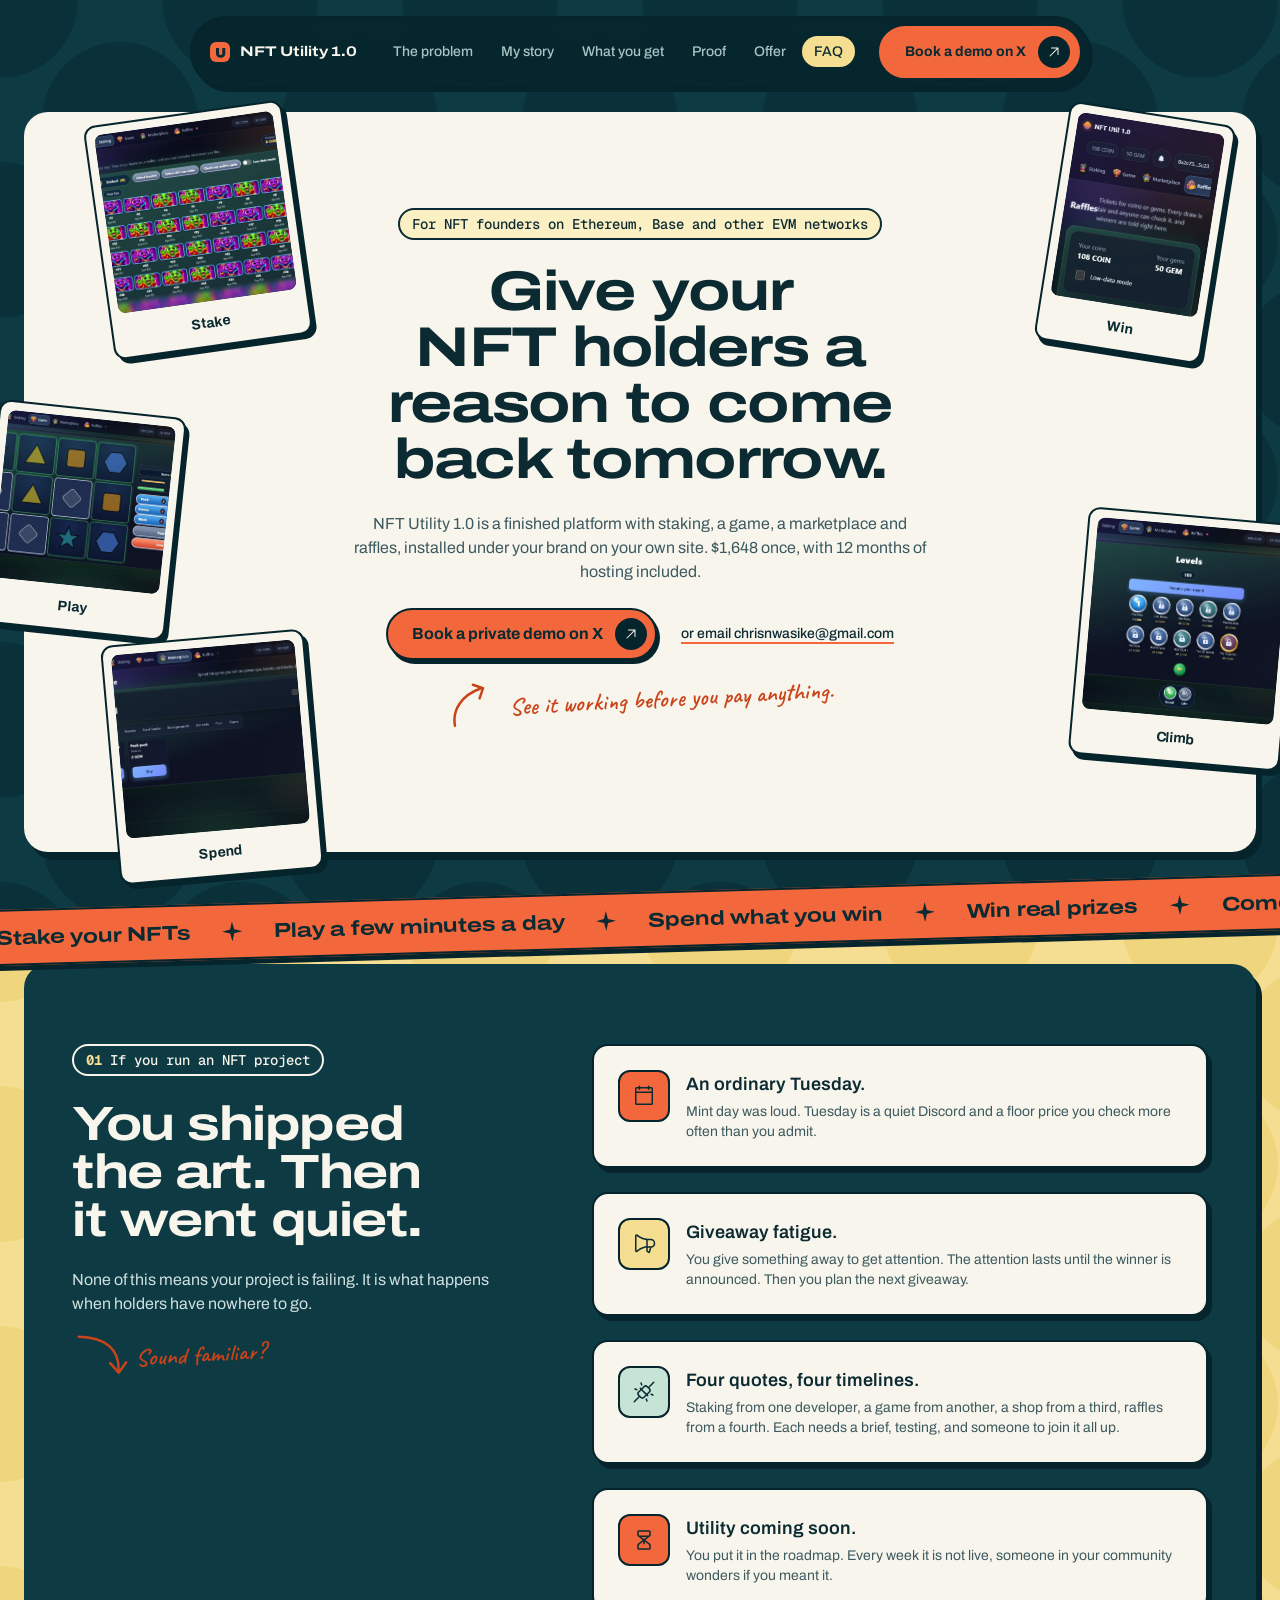
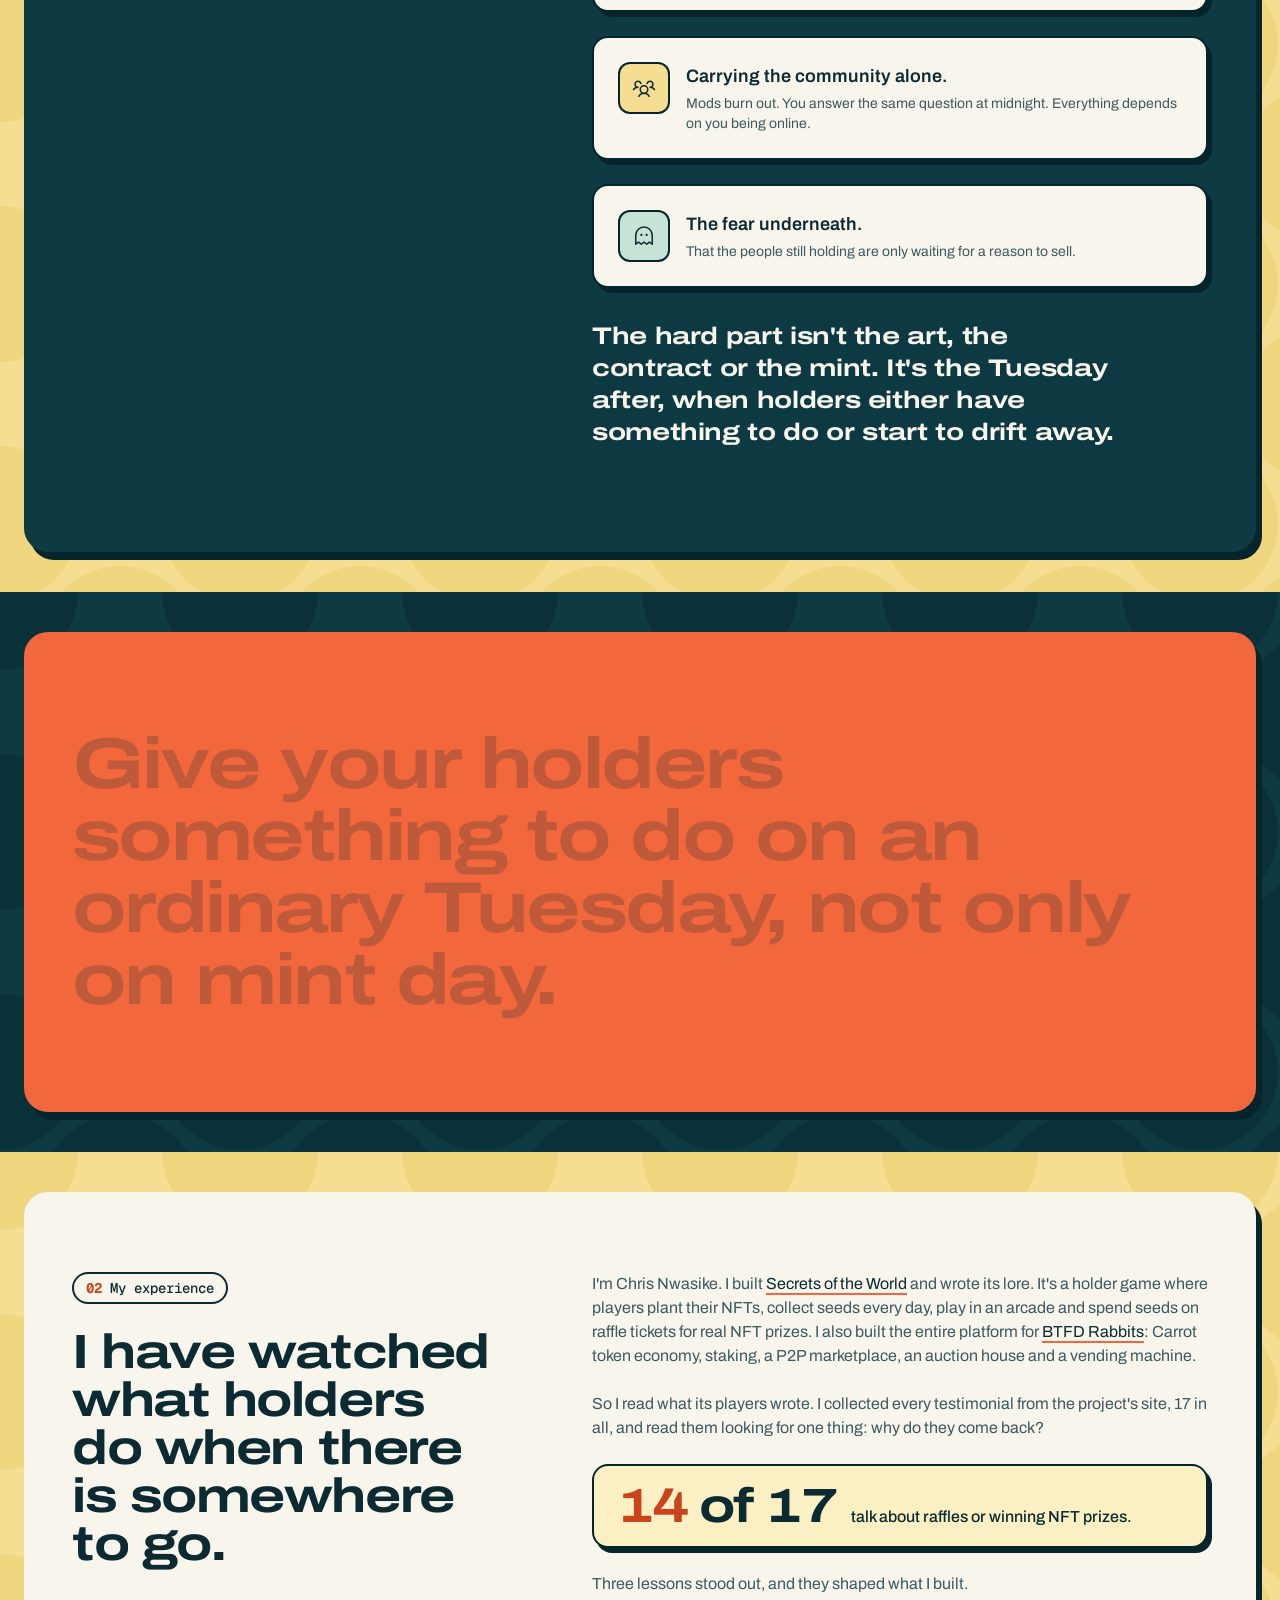
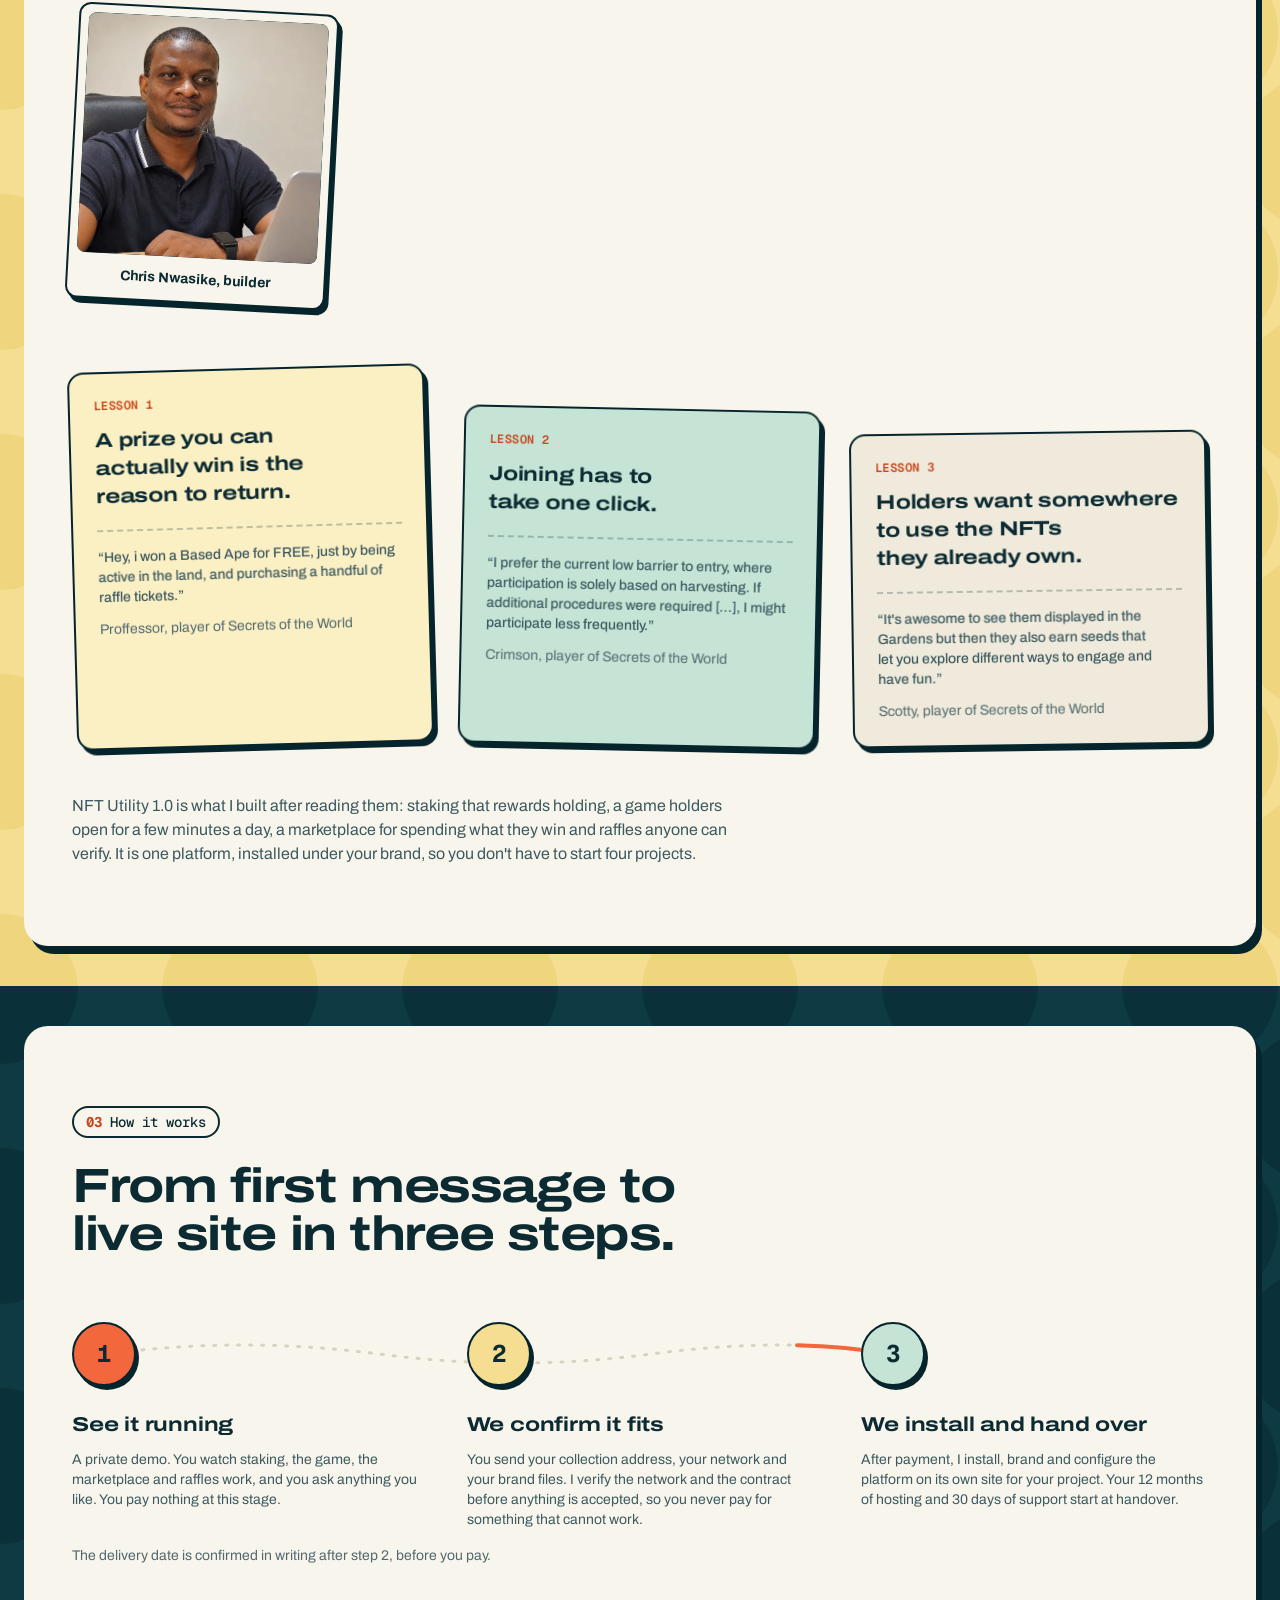
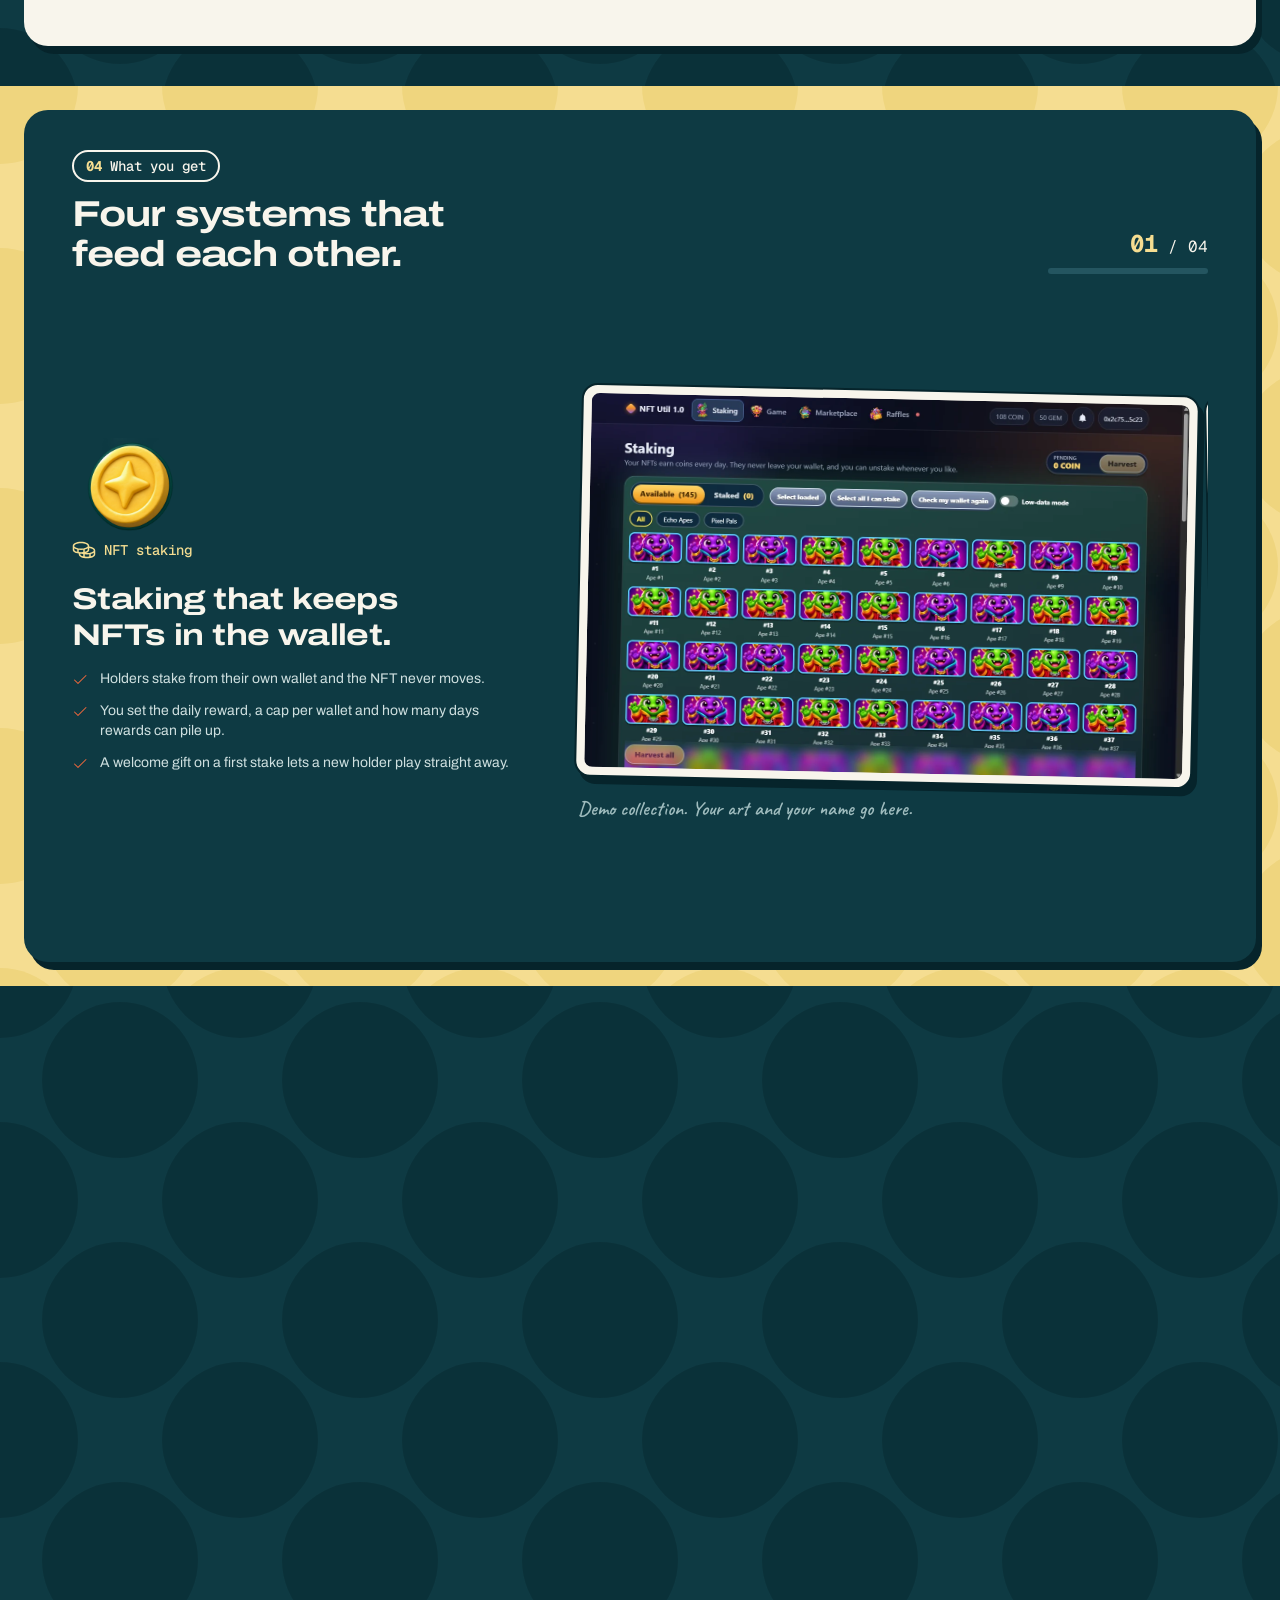
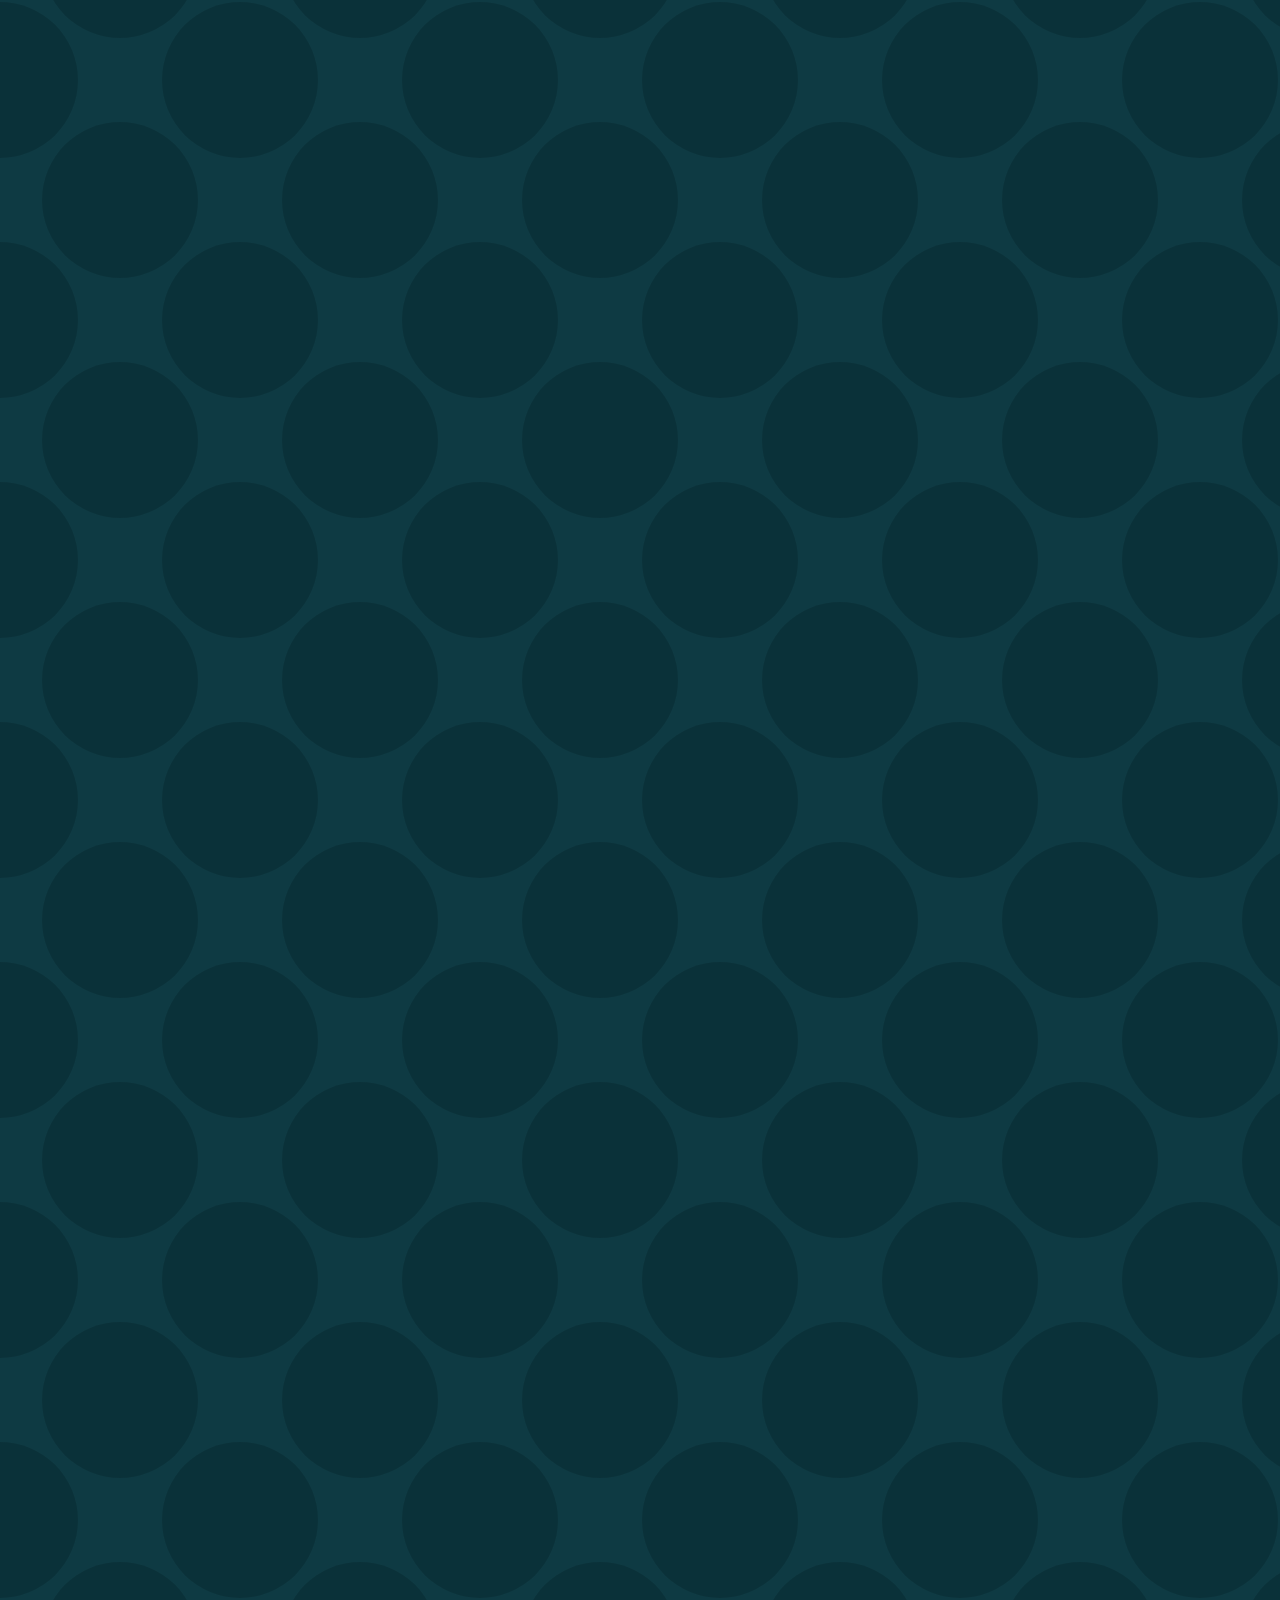
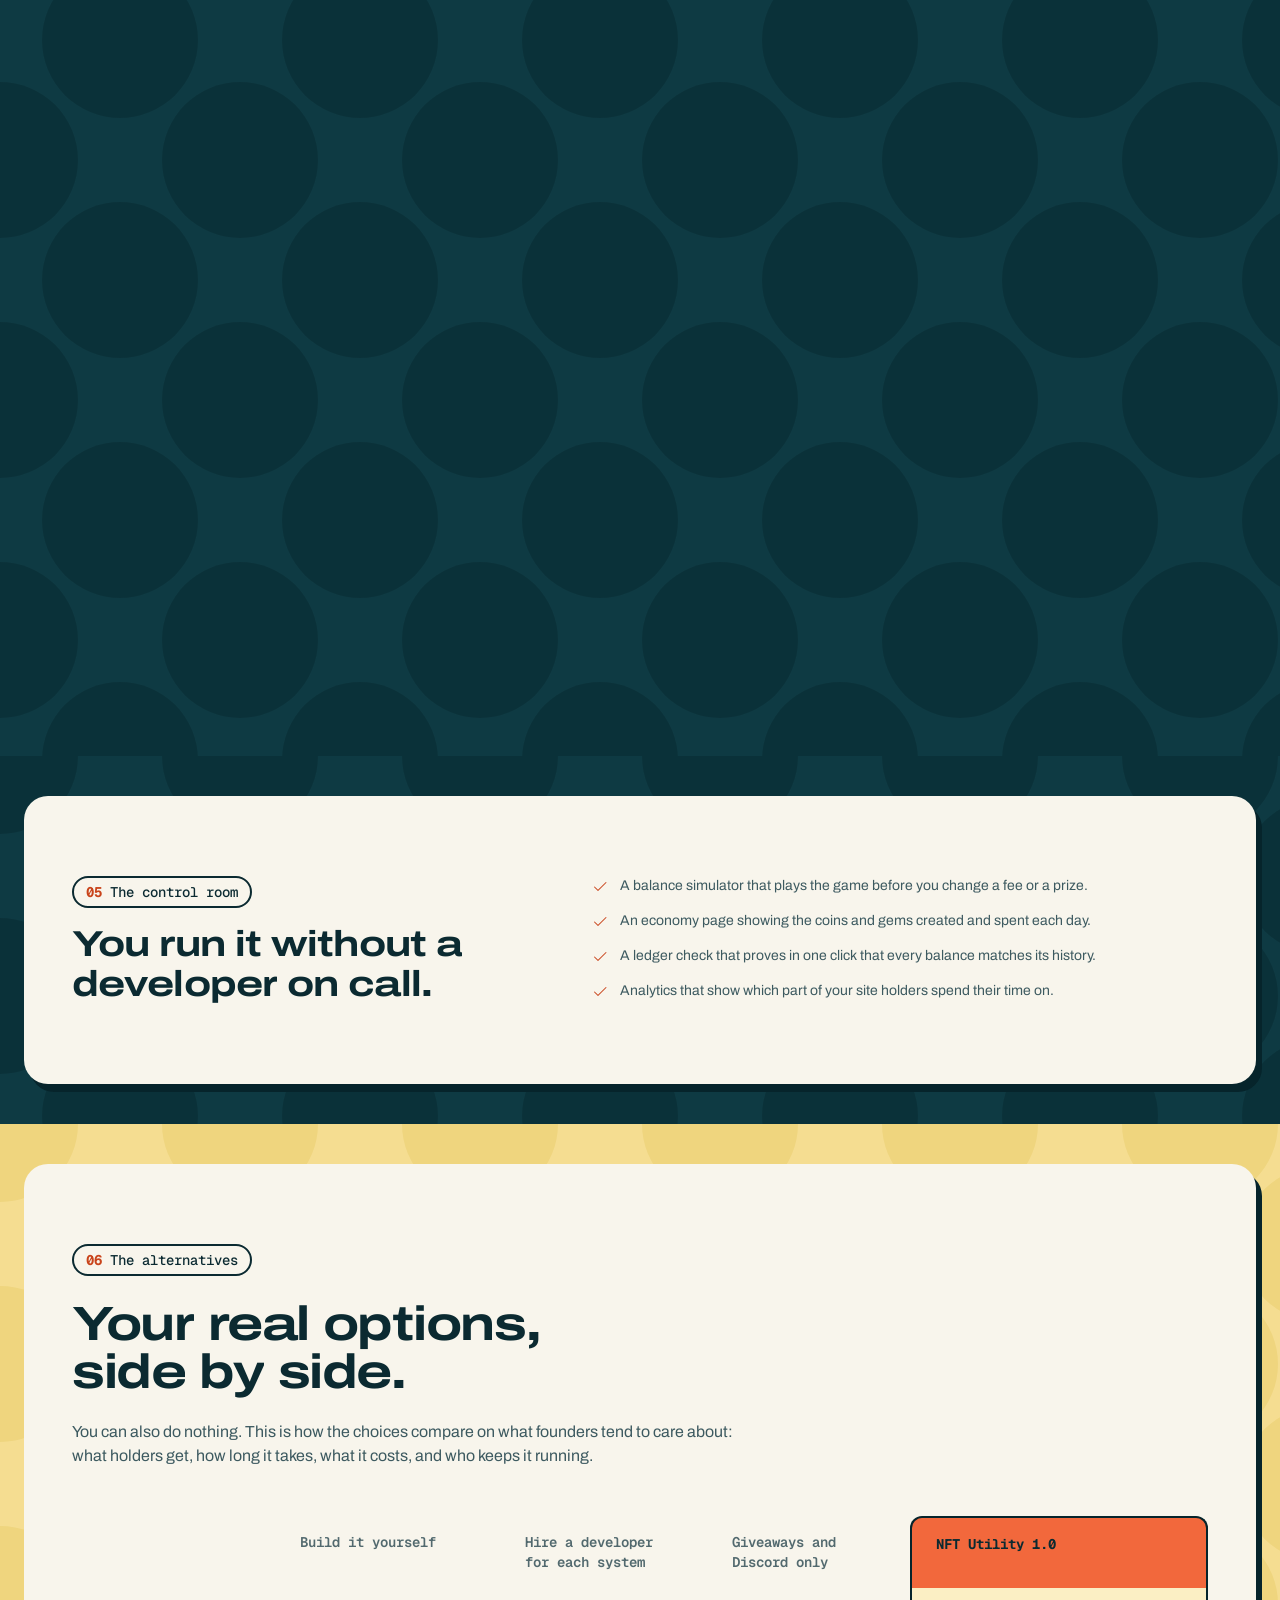
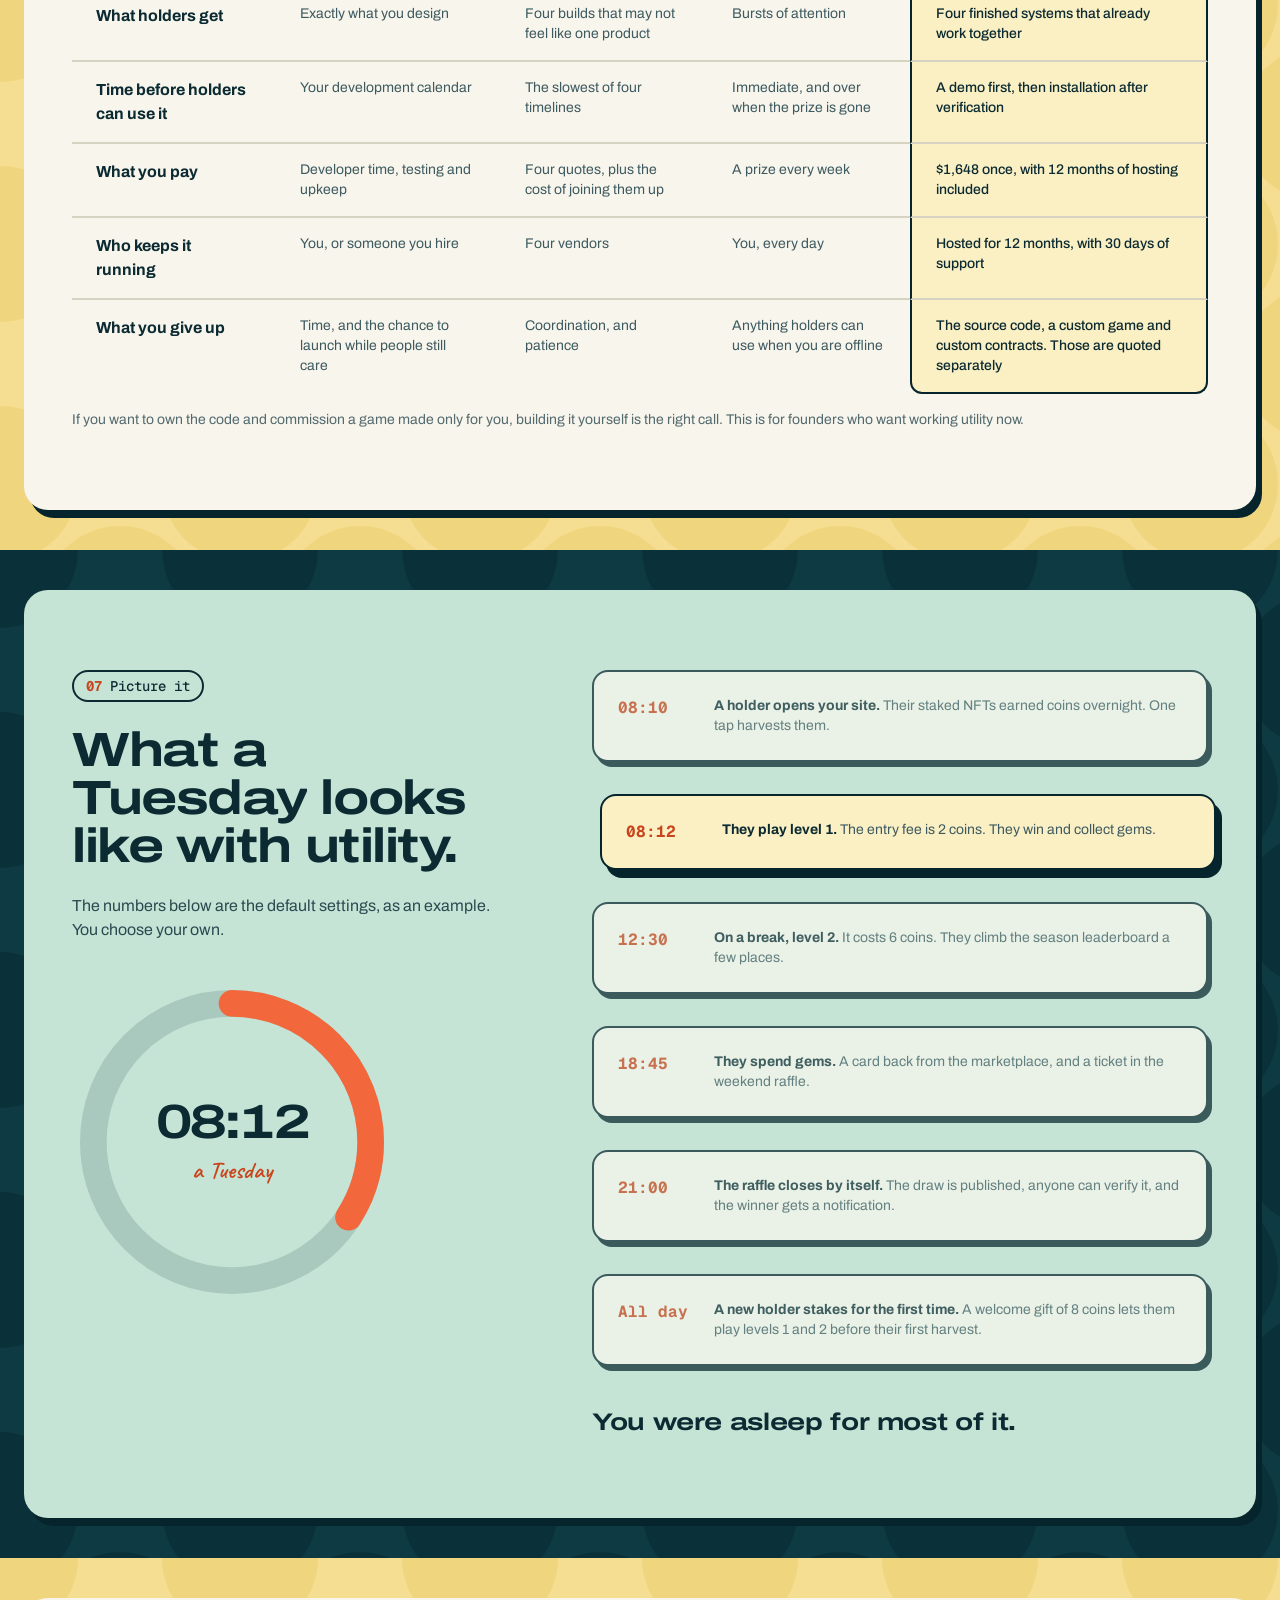
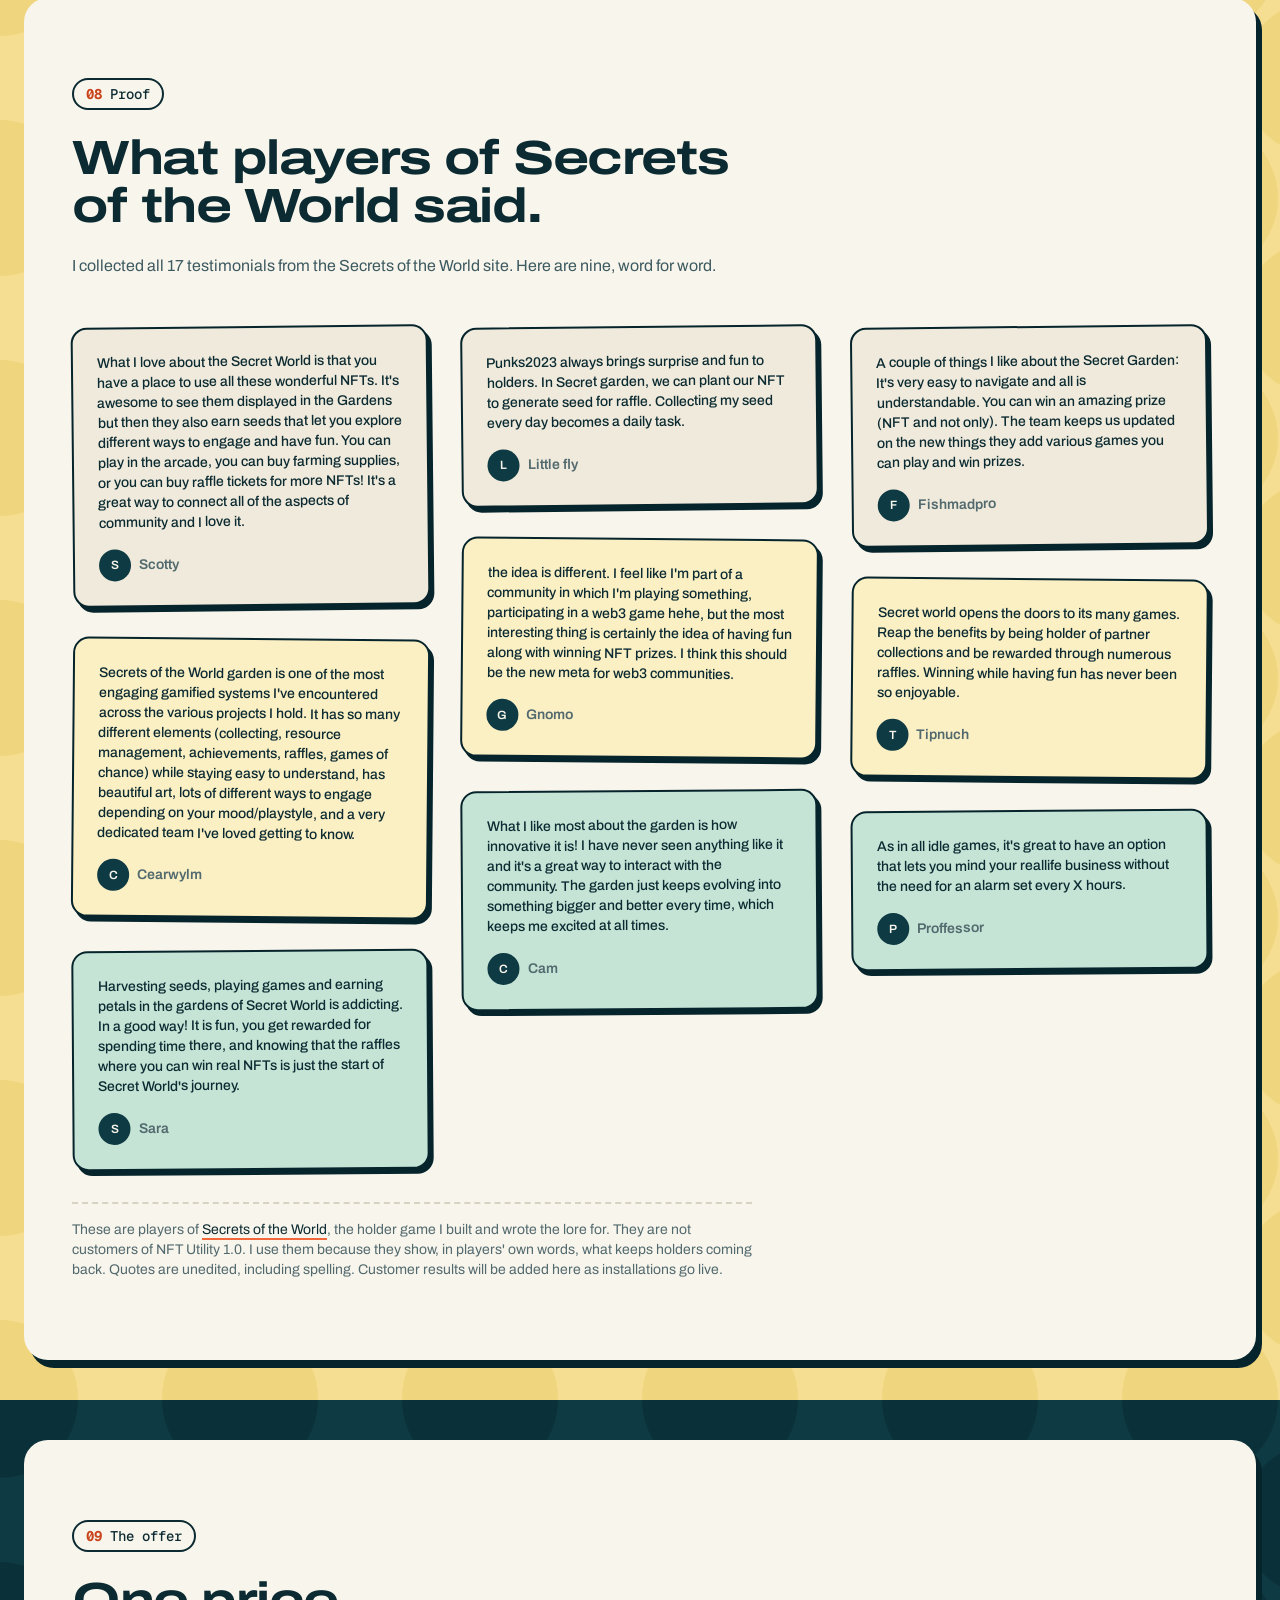
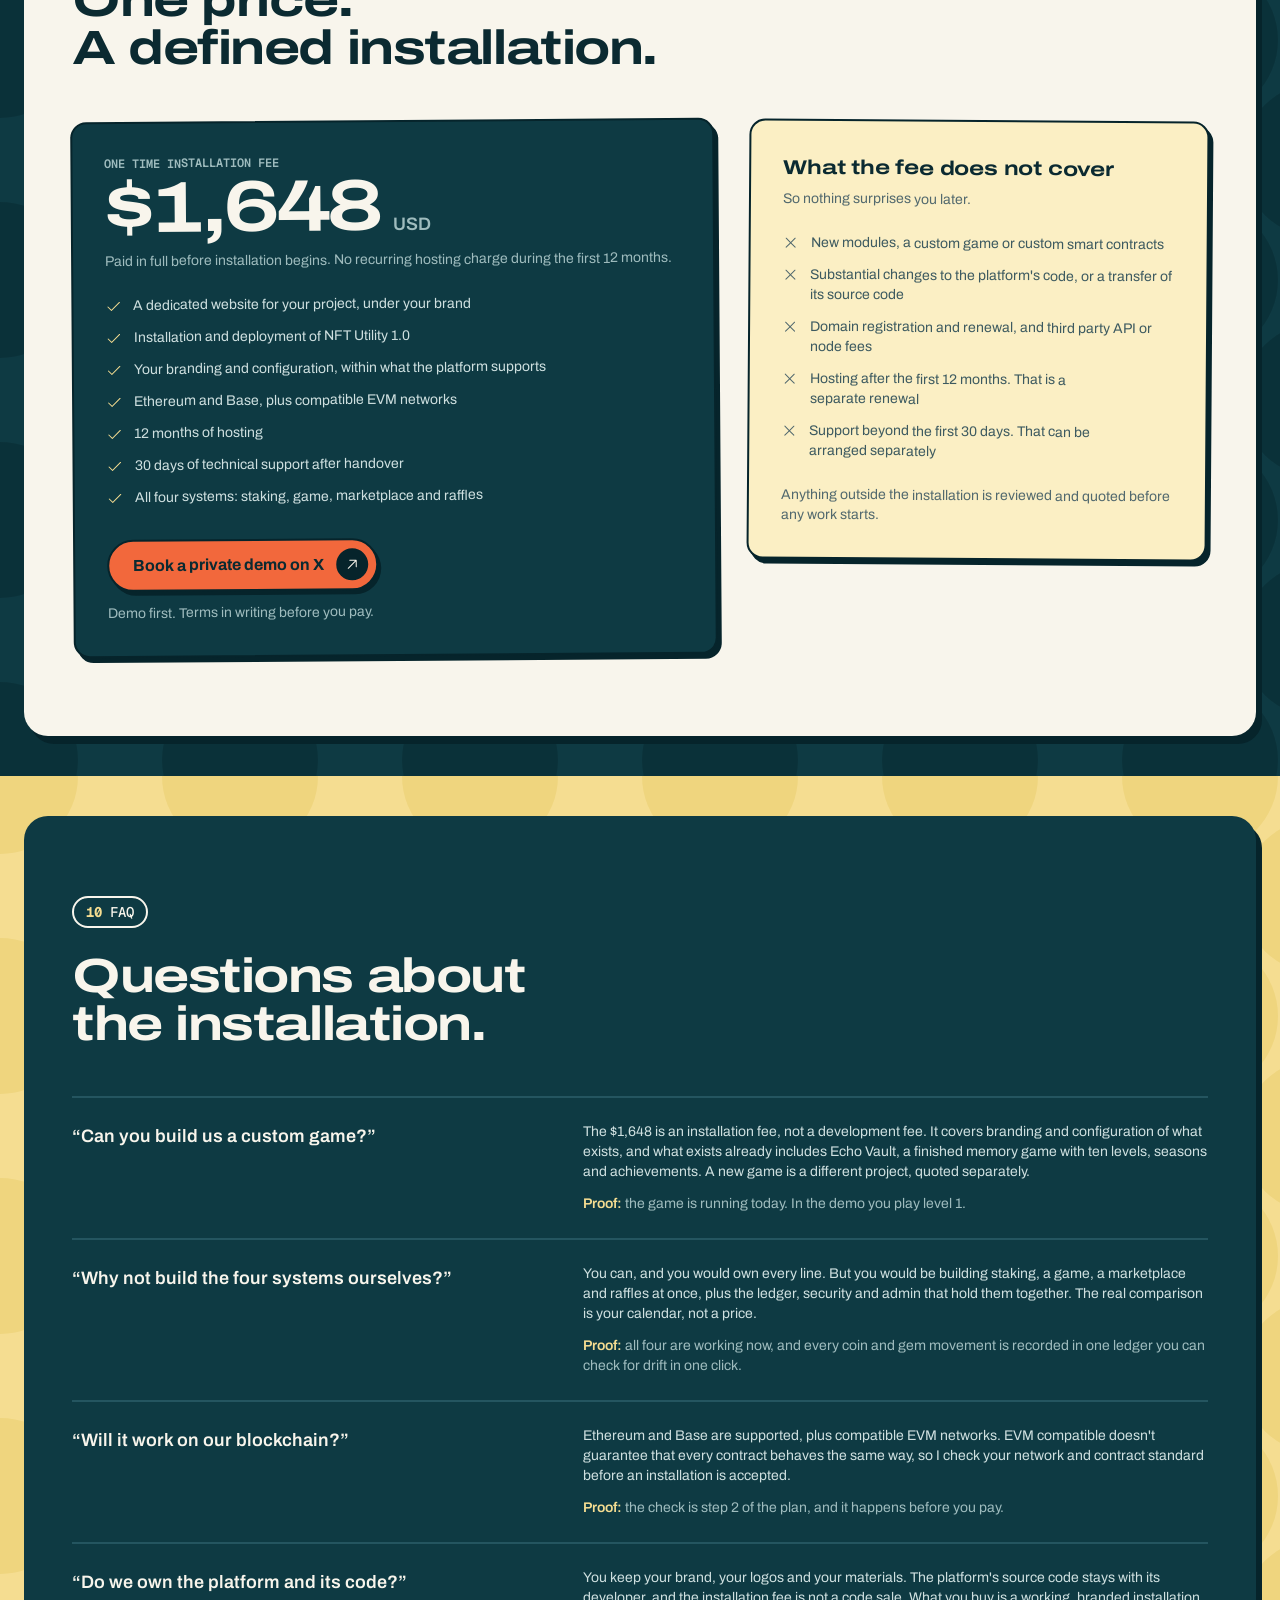
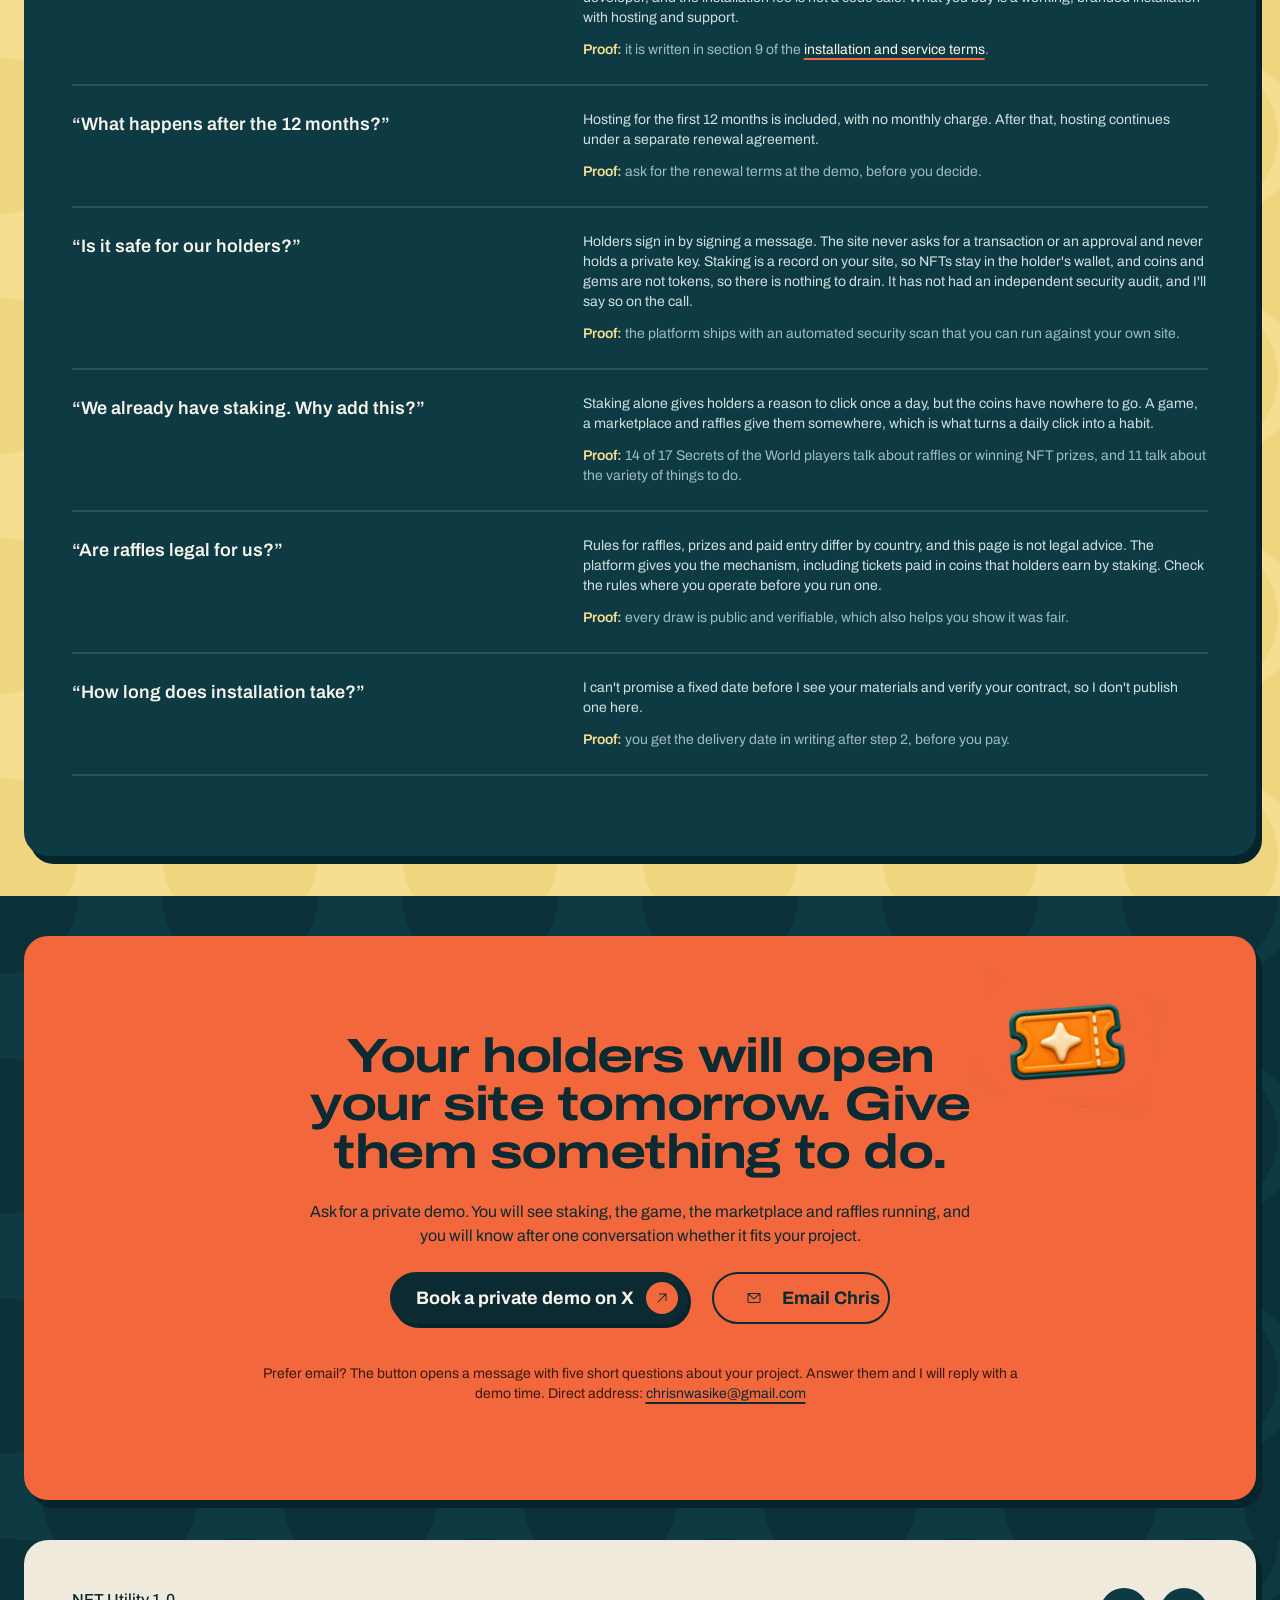
<file: index.html>
<!doctype html>
<html lang="en" class="no-js">
<head>
<meta charset="utf-8">
<meta name="viewport" content="width=device-width, initial-scale=1">
<title>NFT Utility 1.0: staking, a game, a marketplace and raffles for your NFT project</title>
<meta name="description" content="A finished utility platform for NFT founders. Staking, a game, a marketplace and raffles under your brand on your own site. $1,648 once, with 12 months of hosting included.">
<meta name="robots" content="index, follow">
<meta name="theme-color" content="#0e3a43">
<meta name="color-scheme" content="light">
<meta property="og:type" content="website">
<meta property="og:site_name" content="NFT Utility 1.0">
<meta property="og:title" content="Give your NFT holders a reason to come back tomorrow">
<meta property="og:description" content="Staking, a game, a marketplace and raffles, installed under your brand. $1,648 once, 12 months of hosting included. See it working before you pay.">
<meta property="og:image" content="assets/img/og-image.png">
<meta property="og:image:width" content="1200">
<meta property="og:image:height" content="630">
<meta property="og:image:alt" content="NFT Utility 1.0: the game, staking, marketplace and raffle pages of one platform">
<meta name="twitter:card" content="summary_large_image">
<meta name="twitter:title" content="Give your NFT holders a reason to come back tomorrow">
<meta name="twitter:description" content="Staking, a game, a marketplace and raffles, installed under your brand. $1,648 once.">
<meta name="twitter:image" content="assets/img/og-image.png">
<link rel="icon" href="assets/favicon.svg" type="image/svg+xml">
<link rel="apple-touch-icon" href="assets/img/apple-touch-icon.png">
<link rel="preload" href="assets/fonts/Archivo-Variable.woff2" as="font" type="font/woff2" crossorigin>
<link rel="stylesheet" href="assets/styles.css">
<noscript><style>.rv{opacity:1!important;transform:none!important}.tagline .w{opacity:1!important}</style></noscript>
<script type="application/ld+json">
{
  "@context": "https://schema.org",
  "@graph": [
    {
      "@type": "Product",
      "name": "NFT Utility 1.0",
      "description": "A ready to deploy utility platform for NFT projects: NFT staking, a game, a marketplace and raffles, installed and branded for one project, with a dedicated website, 12 months of hosting and 30 days of technical support.",
      "brand": {"@type": "Brand", "name": "NFT Utility 1.0"},
      "offers": {"@type": "Offer", "price": "1648", "priceCurrency": "USD", "availability": "https://schema.org/InStock", "description": "One time installation fee, paid in full before installation begins."}
    },
    {
      "@type": "FAQPage",
      "mainEntity": [
        {"@type": "Question", "name": "Can you build us a custom game?", "acceptedAnswer": {"@type": "Answer", "text": "The fee covers installation, branding and configuration of the existing platform, which already includes Echo Vault, a memory game with ten levels, seasons and achievements. A new game is a separate project, quoted separately."}},
        {"@type": "Question", "name": "Why not build the four systems ourselves?", "acceptedAnswer": {"@type": "Answer", "text": "You can, and you would own every line. The cost is building staking, a game, a marketplace and raffles at once, plus the ledger, security and admin that hold them together. NFT Utility 1.0 is already built and working."}},
        {"@type": "Question", "name": "Will it work on our blockchain?", "acceptedAnswer": {"@type": "Answer", "text": "Ethereum and Base are supported, plus compatible EVM networks. Your network and contract standard are verified before installation is accepted."}},
        {"@type": "Question", "name": "Do we own the platform source code?", "acceptedAnswer": {"@type": "Answer", "text": "No. You keep your brand and materials. The platform's source code stays with its developer and the fee is not a code sale."}},
        {"@type": "Question", "name": "What happens after the 12 months of hosting?", "acceptedAnswer": {"@type": "Answer", "text": "Hosting after the first 12 months is a separate renewal agreement."}},
        {"@type": "Question", "name": "Is it safe for holders?", "acceptedAnswer": {"@type": "Answer", "text": "Holders sign in by signing a message. The site never asks for a transaction or approval and never holds a private key. Staking is a record on the site, so NFTs stay in the holder's wallet. The platform has not had an independent security audit."}},
        {"@type": "Question", "name": "We already have staking. Why add this?", "acceptedAnswer": {"@type": "Answer", "text": "Staking alone gives holders one reason to click once a day. A game, a marketplace and raffles give coins and gems somewhere to go."}},
        {"@type": "Question", "name": "Are raffles legal for us?", "acceptedAnswer": {"@type": "Answer", "text": "Rules for raffles and prizes differ by country. The platform provides the mechanism, not legal advice. Check the rules where you operate before running one."}},
        {"@type": "Question", "name": "How long does installation take?", "acceptedAnswer": {"@type": "Answer", "text": "The delivery date is confirmed in writing after technical verification of your network and contract, before you pay."}}
      ]
    }
  ]
}
</script>
</head>
<body>
<a class="skip button-sm" href="#main">Skip to content</a>
<div class="progress" aria-hidden="true"><i></i></div>

<svg xmlns="http://www.w3.org/2000/svg" style="display:none" aria-hidden="true">
<symbol id="i-arrow-up-right" viewBox="0 0 256 256"><path d="M200,64V168a8,8,0,0,1-16,0V83.31L69.66,197.66a8,8,0,0,1-11.32-11.32L172.69,72H88a8,8,0,0,1,0-16H192A8,8,0,0,1,200,64Z"/></symbol>
<symbol id="i-calendar-blank" viewBox="0 0 256 256"><path d="M208,32H184V24a8,8,0,0,0-16,0v8H88V24a8,8,0,0,0-16,0v8H48A16,16,0,0,0,32,48V208a16,16,0,0,0,16,16H208a16,16,0,0,0,16-16V48A16,16,0,0,0,208,32ZM72,48v8a8,8,0,0,0,16,0V48h80v8a8,8,0,0,0,16,0V48h24V80H48V48ZM208,208H48V96H208V208Z"/></symbol>
<symbol id="i-chat-circle-dots" viewBox="0 0 256 256"><path d="M140,128a12,12,0,1,1-12-12A12,12,0,0,1,140,128ZM84,116a12,12,0,1,0,12,12A12,12,0,0,0,84,116Zm88,0a12,12,0,1,0,12,12A12,12,0,0,0,172,116Zm60,12A104,104,0,0,1,79.12,219.82L45.07,231.17a16,16,0,0,1-20.24-20.24l11.35-34.05A104,104,0,1,1,232,128Zm-16,0A88,88,0,1,0,51.81,172.06a8,8,0,0,1,.66,6.54L40,216,77.4,203.53a7.85,7.85,0,0,1,2.53-.42,8,8,0,0,1,4,1.08A88,88,0,0,0,216,128Z"/></symbol>
<symbol id="i-check" viewBox="0 0 256 256"><path d="M229.66,77.66l-128,128a8,8,0,0,1-11.32,0l-56-56a8,8,0,0,1,11.32-11.32L96,188.69,218.34,66.34a8,8,0,0,1,11.32,11.32Z"/></symbol>
<symbol id="i-clock" viewBox="0 0 256 256"><path d="M128,24A104,104,0,1,0,232,128,104.11,104.11,0,0,0,128,24Zm0,192a88,88,0,1,1,88-88A88.1,88.1,0,0,1,128,216Zm64-88a8,8,0,0,1-8,8H128a8,8,0,0,1-8-8V72a8,8,0,0,1,16,0v48h48A8,8,0,0,1,192,128Z"/></symbol>
<symbol id="i-coins" viewBox="0 0 256 256"><path d="M184,89.57V84c0-25.08-37.83-44-88-44S8,58.92,8,84v40c0,20.89,26.25,37.49,64,42.46V172c0,25.08,37.83,44,88,44s88-18.92,88-44V132C248,111.3,222.58,94.68,184,89.57ZM232,132c0,13.22-30.79,28-72,28-3.73,0-7.43-.13-11.08-.37C170.49,151.77,184,139,184,124V105.74C213.87,110.19,232,122.27,232,132ZM72,150.25V126.46A183.74,183.74,0,0,0,96,128a183.74,183.74,0,0,0,24-1.54v23.79A163,163,0,0,1,96,152,163,163,0,0,1,72,150.25Zm96-40.32V124c0,8.39-12.41,17.4-32,22.87V123.5C148.91,120.37,159.84,115.71,168,109.93ZM96,56c41.21,0,72,14.78,72,28s-30.79,28-72,28S24,97.22,24,84,54.79,56,96,56ZM24,124V109.93c8.16,5.78,19.09,10.44,32,13.57v23.37C36.41,141.4,24,132.39,24,124Zm64,48v-4.17c2.63.1,5.29.17,8,.17,3.88,0,7.67-.13,11.39-.35A121.92,121.92,0,0,0,120,171.41v23.46C100.41,189.4,88,180.39,88,172Zm48,26.25V174.4a179.48,179.48,0,0,0,24,1.6,183.74,183.74,0,0,0,24-1.54v23.79a165.45,165.45,0,0,1-48,0Zm64-3.38V171.5c12.91-3.13,23.84-7.79,32-13.57V172C232,180.39,219.59,189.4,200,194.87Z"/></symbol>
<symbol id="i-currency-dollar" viewBox="0 0 256 256"><path d="M152,120H136V56h8a32,32,0,0,1,32,32,8,8,0,0,0,16,0,48.05,48.05,0,0,0-48-48h-8V24a8,8,0,0,0-16,0V40h-8a48,48,0,0,0,0,96h8v64H104a32,32,0,0,1-32-32,8,8,0,0,0-16,0,48.05,48.05,0,0,0,48,48h16v16a8,8,0,0,0,16,0V216h16a48,48,0,0,0,0-96Zm-40,0a32,32,0,0,1,0-64h8v64Zm40,80H136V136h16a32,32,0,0,1,0,64Z"/></symbol>
<symbol id="i-envelope-simple" viewBox="0 0 256 256"><path d="M224,48H32a8,8,0,0,0-8,8V192a16,16,0,0,0,16,16H216a16,16,0,0,0,16-16V56A8,8,0,0,0,224,48ZM203.43,64,128,133.15,52.57,64ZM216,192H40V74.19l82.59,75.71a8,8,0,0,0,10.82,0L216,74.19V192Z"/></symbol>
<symbol id="i-eye" viewBox="0 0 256 256"><path d="M247.31,124.76c-.35-.79-8.82-19.58-27.65-38.41C194.57,61.26,162.88,48,128,48S61.43,61.26,36.34,86.35C17.51,105.18,9,124,8.69,124.76a8,8,0,0,0,0,6.5c.35.79,8.82,19.57,27.65,38.4C61.43,194.74,93.12,208,128,208s66.57-13.26,91.66-38.34c18.83-18.83,27.3-37.61,27.65-38.4A8,8,0,0,0,247.31,124.76ZM128,192c-30.78,0-57.67-11.19-79.93-33.25A133.47,133.47,0,0,1,25,128,133.33,133.33,0,0,1,48.07,97.25C70.33,75.19,97.22,64,128,64s57.67,11.19,79.93,33.25A133.46,133.46,0,0,1,231.05,128C223.84,141.46,192.43,192,128,192Zm0-112a48,48,0,1,0,48,48A48.05,48.05,0,0,0,128,80Zm0,80a32,32,0,1,1,32-32A32,32,0,0,1,128,160Z"/></symbol>
<symbol id="i-fingerprint" viewBox="0 0 256 256"><path d="M72,128a134.63,134.63,0,0,1-14.16,60.47,8,8,0,1,1-14.32-7.12A118.8,118.8,0,0,0,56,128,71.73,71.73,0,0,1,83,71.8,8,8,0,1,1,93,84.29,55.76,55.76,0,0,0,72,128Zm56-8a8,8,0,0,0-8,8,184.12,184.12,0,0,1-23,89.1,8,8,0,0,0,14,7.76A200.19,200.19,0,0,0,136,128,8,8,0,0,0,128,120Zm0-32a40,40,0,0,0-40,40,8,8,0,0,0,16,0,24,24,0,0,1,48,0,214.09,214.09,0,0,1-20.51,92A8,8,0,1,0,146,226.83,230,230,0,0,0,168,128,40,40,0,0,0,128,88Zm0-64A104.11,104.11,0,0,0,24,128a87.76,87.76,0,0,1-5,29.33,8,8,0,0,0,15.09,5.33A103.9,103.9,0,0,0,40,128a88,88,0,0,1,176,0,282.24,282.24,0,0,1-5.29,54.45,8,8,0,0,0,6.3,9.4,8.22,8.22,0,0,0,1.55.15,8,8,0,0,0,7.84-6.45A298.37,298.37,0,0,0,232,128,104.12,104.12,0,0,0,128,24ZM94.4,152.17A8,8,0,0,0,85,158.42a151,151,0,0,1-17.21,45.44,8,8,0,0,0,13.86,8,166.67,166.67,0,0,0,19-50.25A8,8,0,0,0,94.4,152.17ZM128,56a72.85,72.85,0,0,0-9,.56,8,8,0,0,0,2,15.87A56.08,56.08,0,0,1,184,128a252.12,252.12,0,0,1-1.92,31A8,8,0,0,0,189,168a8.39,8.39,0,0,0,1,.06,8,8,0,0,0,7.92-7,266.48,266.48,0,0,0,2-33A72.08,72.08,0,0,0,128,56Zm57.93,128.25a8,8,0,0,0-9.75,5.75c-1.46,5.69-3.15,11.4-5,17a8,8,0,0,0,5,10.13,7.88,7.88,0,0,0,2.55.42,8,8,0,0,0,7.58-5.46c2-5.92,3.79-12,5.35-18.05A8,8,0,0,0,185.94,184.26Z"/></symbol>
<symbol id="i-game-controller" viewBox="0 0 256 256"><path d="M176,112H152a8,8,0,0,1,0-16h24a8,8,0,0,1,0,16ZM104,96H96V88a8,8,0,0,0-16,0v8H72a8,8,0,0,0,0,16h8v8a8,8,0,0,0,16,0v-8h8a8,8,0,0,0,0-16ZM241.48,200.65a36,36,0,0,1-54.94,4.81c-.12-.12-.24-.24-.35-.37L146.48,160h-37L69.81,205.09l-.35.37A36.08,36.08,0,0,1,44,216,36,36,0,0,1,8.56,173.75a.68.68,0,0,1,0-.14L24.93,89.52A59.88,59.88,0,0,1,83.89,40H172a60.08,60.08,0,0,1,59,49.25c0,.06,0,.12,0,.18l16.37,84.17a.68.68,0,0,1,0,.14A35.74,35.74,0,0,1,241.48,200.65ZM172,144a44,44,0,0,0,0-88H83.89A43.9,43.9,0,0,0,40.68,92.37l0,.13L24.3,176.59A20,20,0,0,0,58,194.3l41.92-47.59a8,8,0,0,1,6-2.71Zm59.7,32.59-8.74-45A60,60,0,0,1,172,160h-4.2L198,194.31a20.09,20.09,0,0,0,17.46,5.39,20,20,0,0,0,16.23-23.11Z"/></symbol>
<symbol id="i-ghost" viewBox="0 0 256 256"><path d="M112,116a12,12,0,1,1-12-12A12,12,0,0,1,112,116Zm44-12a12,12,0,1,0,12,12A12,12,0,0,0,156,104Zm68,16v96a8,8,0,0,1-13.07,6.19l-24.26-19.85L162.4,222.19a8,8,0,0,1-10.13,0L128,202.34l-24.27,19.85a8,8,0,0,1-10.13,0L69.33,202.34,45.07,222.19A8,8,0,0,1,32,216V120a96,96,0,0,1,192,0Zm-16,0a80,80,0,0,0-160,0v79.12l16.27-13.31a8,8,0,0,1,10.13,0l24.27,19.85,24.26-19.85a8,8,0,0,1,10.14,0l24.26,19.85,24.27-19.85a8,8,0,0,1,10.13,0L208,199.12Z"/></symbol>
<symbol id="i-hourglass-medium" viewBox="0 0 256 256"><path d="M200,75.64V40a16,16,0,0,0-16-16H72A16,16,0,0,0,56,40V76a16.07,16.07,0,0,0,6.4,12.8L114.67,128,62.4,167.2A16.07,16.07,0,0,0,56,180v36a16,16,0,0,0,16,16H184a16,16,0,0,0,16-16V180.36a16.09,16.09,0,0,0-6.35-12.77L141.27,128l52.38-39.6A16.05,16.05,0,0,0,200,75.64ZM72,40H184V75.64L178.23,80H77.33L72,76Zm56,78L98.67,96h58.4Zm56,98H72V180l48-36v24a8,8,0,0,0,16,0V144.08l48,36.28Z"/></symbol>
<symbol id="i-lightning" viewBox="0 0 256 256"><path d="M215.79,118.17a8,8,0,0,0-5-5.66L153.18,90.9l14.66-73.33a8,8,0,0,0-13.69-7l-112,120a8,8,0,0,0,3,13l57.63,21.61L88.16,238.43a8,8,0,0,0,13.69,7l112-120A8,8,0,0,0,215.79,118.17ZM109.37,214l10.47-52.38a8,8,0,0,0-5-9.06L62,132.71l84.62-90.66L136.16,94.43a8,8,0,0,0,5,9.06l52.8,19.8Z"/></symbol>
<symbol id="i-link" viewBox="0 0 256 256"><path d="M240,88.23a54.43,54.43,0,0,1-16,37L189.25,160a54.27,54.27,0,0,1-38.63,16h-.05A54.63,54.63,0,0,1,96,119.84a8,8,0,0,1,16,.45A38.62,38.62,0,0,0,150.58,160h0a38.39,38.39,0,0,0,27.31-11.31l34.75-34.75a38.63,38.63,0,0,0-54.63-54.63l-11,11A8,8,0,0,1,135.7,59l11-11A54.65,54.65,0,0,1,224,48,54.86,54.86,0,0,1,240,88.23ZM109,185.66l-11,11A38.41,38.41,0,0,1,70.6,208h0a38.63,38.63,0,0,1-27.29-65.94L78,107.31A38.63,38.63,0,0,1,144,135.71a8,8,0,0,0,16,.45A54.86,54.86,0,0,0,144,96a54.65,54.65,0,0,0-77.27,0L32,130.75A54.62,54.62,0,0,0,70.56,224h0a54.28,54.28,0,0,0,38.64-16l11-11A8,8,0,0,0,109,185.66Z"/></symbol>
<symbol id="i-list" viewBox="0 0 256 256"><path d="M224,128a8,8,0,0,1-8,8H40a8,8,0,0,1,0-16H216A8,8,0,0,1,224,128ZM40,72H216a8,8,0,0,0,0-16H40a8,8,0,0,0,0,16ZM216,184H40a8,8,0,0,0,0,16H216a8,8,0,0,0,0-16Z"/></symbol>
<symbol id="i-megaphone" viewBox="0 0 256 256"><path d="M248,120a48.05,48.05,0,0,0-48-48H160.2c-2.91-.17-53.62-3.74-101.91-44.24A16,16,0,0,0,32,40V200a16,16,0,0,0,26.29,12.25c37.77-31.68,77-40.76,93.71-43.3v31.72A16,16,0,0,0,159.12,214l11,7.33A16,16,0,0,0,194.5,212l11.77-44.36A48.07,48.07,0,0,0,248,120ZM48,199.93V40h0c42.81,35.91,86.63,45,104,47.24v65.48C134.65,155,90.84,164.07,48,199.93Zm131,8,0,.11-11-7.33V168h21.6ZM200,152H168V88h32a32,32,0,1,1,0,64Z"/></symbol>
<symbol id="i-plugs-connected" viewBox="0 0 256 256"><path d="M237.66,18.34a8,8,0,0,0-11.32,0l-52.4,52.41-5.37-5.38a32.05,32.05,0,0,0-45.26,0L100,88.69l-6.34-6.35A8,8,0,0,0,82.34,93.66L88.69,100,65.37,123.31a32,32,0,0,0,0,45.26l5.38,5.37-52.41,52.4a8,8,0,0,0,11.32,11.32l52.4-52.41,5.37,5.38a32,32,0,0,0,45.26,0L156,167.31l6.34,6.35a8,8,0,0,0,11.32-11.32L167.31,156l23.32-23.31a32,32,0,0,0,0-45.26l-5.38-5.37,52.41-52.4A8,8,0,0,0,237.66,18.34Zm-116.29,161a16,16,0,0,1-22.62,0L76.69,157.25a16,16,0,0,1,0-22.62L100,111.31,144.69,156Zm57.94-57.94L156,144.69,111.31,100l23.32-23.31a16,16,0,0,1,22.62,0l22.06,22A16,16,0,0,1,179.31,121.37ZM88.57,35A8,8,0,0,1,103.43,29l8,20A8,8,0,0,1,96.57,55ZM24.57,93A8,8,0,0,1,35,88.57l20,8A8,8,0,0,1,49,111.43l-20-8A8,8,0,0,1,24.57,93ZM231.43,163a8,8,0,0,1-10.4,4.46l-20-8A8,8,0,1,1,207,144.57l20,8A8,8,0,0,1,231.43,163Zm-64,58.06A8,8,0,0,1,152.57,227l-8-20A8,8,0,0,1,159.43,201Z"/></symbol>
<symbol id="i-seal-check" viewBox="0 0 256 256"><path d="M225.86,102.82c-3.77-3.94-7.67-8-9.14-11.57-1.36-3.27-1.44-8.69-1.52-13.94-.15-9.76-.31-20.82-8-28.51s-18.75-7.85-28.51-8c-5.25-.08-10.67-.16-13.94-1.52-3.56-1.47-7.63-5.37-11.57-9.14C146.28,23.51,138.44,16,128,16s-18.27,7.51-25.18,14.14c-3.94,3.77-8,7.67-11.57,9.14C88,40.64,82.56,40.72,77.31,40.8c-9.76.15-20.82.31-28.51,8S41,67.55,40.8,77.31c-.08,5.25-.16,10.67-1.52,13.94-1.47,3.56-5.37,7.63-9.14,11.57C23.51,109.72,16,117.56,16,128s7.51,18.27,14.14,25.18c3.77,3.94,7.67,8,9.14,11.57,1.36,3.27,1.44,8.69,1.52,13.94.15,9.76.31,20.82,8,28.51s18.75,7.85,28.51,8c5.25.08,10.67.16,13.94,1.52,3.56,1.47,7.63,5.37,11.57,9.14C109.72,232.49,117.56,240,128,240s18.27-7.51,25.18-14.14c3.94-3.77,8-7.67,11.57-9.14,3.27-1.36,8.69-1.44,13.94-1.52,9.76-.15,20.82-.31,28.51-8s7.85-18.75,8-28.51c.08-5.25.16-10.67,1.52-13.94,1.47-3.56,5.37-7.63,9.14-11.57C232.49,146.28,240,138.44,240,128S232.49,109.73,225.86,102.82Zm-11.55,39.29c-4.79,5-9.75,10.17-12.38,16.52-2.52,6.1-2.63,13.07-2.73,19.82-.1,7-.21,14.33-3.32,17.43s-10.39,3.22-17.43,3.32c-6.75.1-13.72.21-19.82,2.73-6.35,2.63-11.52,7.59-16.52,12.38S132,224,128,224s-9.15-4.92-14.11-9.69-10.17-9.75-16.52-12.38c-6.1-2.52-13.07-2.63-19.82-2.73-7-.1-14.33-.21-17.43-3.32s-3.22-10.39-3.32-17.43c-.1-6.75-.21-13.72-2.73-19.82-2.63-6.35-7.59-11.52-12.38-16.52S32,132,32,128s4.92-9.15,9.69-14.11,9.75-10.17,12.38-16.52c2.52-6.1,2.63-13.07,2.73-19.82.1-7,.21-14.33,3.32-17.43S70.51,56.9,77.55,56.8c6.75-.1,13.72-.21,19.82-2.73,6.35-2.63,11.52-7.59,16.52-12.38S124,32,128,32s9.15,4.92,14.11,9.69,10.17,9.75,16.52,12.38c6.1,2.52,13.07,2.63,19.82,2.73,7,.1,14.33.21,17.43,3.32s3.22,10.39,3.32,17.43c.1,6.75.21,13.72,2.73,19.82,2.63,6.35,7.59,11.52,12.38,16.52S224,124,224,128,219.08,137.15,214.31,142.11ZM173.66,98.34a8,8,0,0,1,0,11.32l-56,56a8,8,0,0,1-11.32,0l-24-24a8,8,0,0,1,11.32-11.32L112,148.69l50.34-50.35A8,8,0,0,1,173.66,98.34Z"/></symbol>
<symbol id="i-shield-check" viewBox="0 0 256 256"><path d="M208,40H48A16,16,0,0,0,32,56v56c0,52.72,25.52,84.67,46.93,102.19,23.06,18.86,46,25.26,47,25.53a8,8,0,0,0,4.2,0c1-.27,23.91-6.67,47-25.53C198.48,196.67,224,164.72,224,112V56A16,16,0,0,0,208,40Zm0,72c0,37.07-13.66,67.16-40.6,89.42A129.3,129.3,0,0,1,128,223.62a128.25,128.25,0,0,1-38.92-21.81C61.82,179.51,48,149.3,48,112l0-56,160,0ZM82.34,141.66a8,8,0,0,1,11.32-11.32L112,148.69l50.34-50.35a8,8,0,0,1,11.32,11.32l-56,56a8,8,0,0,1-11.32,0Z"/></symbol>
<symbol id="i-storefront" viewBox="0 0 256 256"><path d="M232,96a7.89,7.89,0,0,0-.3-2.2L217.35,43.6A16.07,16.07,0,0,0,202,32H54A16.07,16.07,0,0,0,38.65,43.6L24.31,93.8A7.89,7.89,0,0,0,24,96h0v16a40,40,0,0,0,16,32v72a8,8,0,0,0,8,8H208a8,8,0,0,0,8-8V144a40,40,0,0,0,16-32V96ZM54,48H202l11.42,40H42.61Zm50,56h48v8a24,24,0,0,1-48,0Zm-16,0v8a24,24,0,0,1-35.12,21.26,7.88,7.88,0,0,0-1.82-1.06A24,24,0,0,1,40,112v-8ZM200,208H56V151.2a40.57,40.57,0,0,0,8,.8,40,40,0,0,0,32-16,40,40,0,0,0,64,0,40,40,0,0,0,32,16,40.57,40.57,0,0,0,8-.8Zm4.93-75.8a8.08,8.08,0,0,0-1.8,1.05A24,24,0,0,1,168,112v-8h48v8A24,24,0,0,1,204.93,132.2Z"/></symbol>
<symbol id="i-ticket" viewBox="0 0 256 256"><path d="M232,104a8,8,0,0,0,8-8V64a16,16,0,0,0-16-16H32A16,16,0,0,0,16,64V96a8,8,0,0,0,8,8,24,24,0,0,1,0,48,8,8,0,0,0-8,8v32a16,16,0,0,0,16,16H224a16,16,0,0,0,16-16V160a8,8,0,0,0-8-8,24,24,0,0,1,0-48ZM32,167.2a40,40,0,0,0,0-78.4V64H88V192H32Zm192,0V192H104V64H224V88.8a40,40,0,0,0,0,78.4Z"/></symbol>
<symbol id="i-users-three" viewBox="0 0 256 256"><path d="M244.8,150.4a8,8,0,0,1-11.2-1.6A51.6,51.6,0,0,0,192,128a8,8,0,0,1-7.37-4.89,8,8,0,0,1,0-6.22A8,8,0,0,1,192,112a24,24,0,1,0-23.24-30,8,8,0,1,1-15.5-4A40,40,0,1,1,219,117.51a67.94,67.94,0,0,1,27.43,21.68A8,8,0,0,1,244.8,150.4ZM190.92,212a8,8,0,1,1-13.84,8,57,57,0,0,0-98.16,0,8,8,0,1,1-13.84-8,72.06,72.06,0,0,1,33.74-29.92,48,48,0,1,1,58.36,0A72.06,72.06,0,0,1,190.92,212ZM128,176a32,32,0,1,0-32-32A32,32,0,0,0,128,176ZM72,120a8,8,0,0,0-8-8A24,24,0,1,1,87.24,82a8,8,0,1,0,15.5-4A40,40,0,1,0,37,117.51,67.94,67.94,0,0,0,9.6,139.19a8,8,0,1,0,12.8,9.61A51.6,51.6,0,0,1,64,128,8,8,0,0,0,72,120Z"/></symbol>
<symbol id="i-vault" viewBox="0 0 256 256"><path d="M216,40H40A16,16,0,0,0,24,56V192a16,16,0,0,0,16,16H56v16a8,8,0,0,0,16,0V208H184v16a8,8,0,0,0,16,0V208h16a16,16,0,0,0,16-16V56A16,16,0,0,0,216,40Zm0,152H40V56H216v64H199.32a48,48,0,1,0,0,16H216v56Zm-50.16-72a16,16,0,1,0,0,16H183a32,32,0,1,1,0-16Z"/></symbol>
<symbol id="i-wrench" viewBox="0 0 256 256"><path d="M226.76,69a8,8,0,0,0-12.84-2.88l-40.3,37.19-17.23-3.7-3.7-17.23,37.19-40.3A8,8,0,0,0,187,29.24,72,72,0,0,0,88,96,72.34,72.34,0,0,0,94,124.94L33.79,177c-.15.12-.29.26-.43.39a32,32,0,0,0,45.26,45.26c.13-.13.27-.28.39-.42L131.06,162A72,72,0,0,0,232,96,71.56,71.56,0,0,0,226.76,69ZM160,152a56.14,56.14,0,0,1-27.07-7,8,8,0,0,0-9.92,1.77L67.11,211.51a16,16,0,0,1-22.62-22.62L109.18,133a8,8,0,0,0,1.77-9.93,56,56,0,0,1,58.36-82.31l-31.2,33.81a8,8,0,0,0-1.94,7.1L141.83,108a8,8,0,0,0,6.14,6.14l26.35,5.66a8,8,0,0,0,7.1-1.94l33.81-31.2A56.06,56.06,0,0,1,160,152Z"/></symbol>
<symbol id="i-x-logo" viewBox="0 0 256 256"><path d="M214.75,211.71l-62.6-98.38,61.77-67.95a8,8,0,0,0-11.84-10.76L143.24,99.34,102.75,35.71A8,8,0,0,0,96,32H48a8,8,0,0,0-6.75,12.3l62.6,98.37-61.77,68a8,8,0,1,0,11.84,10.76l58.84-64.72,40.49,63.63A8,8,0,0,0,160,224h48a8,8,0,0,0,6.75-12.29ZM164.39,208,62.57,48h29L193.43,208Z"/></symbol>
<symbol id="i-x" viewBox="0 0 256 256"><path d="M205.66,194.34a8,8,0,0,1-11.32,11.32L128,139.31,61.66,205.66a8,8,0,0,1-11.32-11.32L116.69,128,50.34,61.66A8,8,0,0,1,61.66,50.34L128,116.69l66.34-66.35a8,8,0,0,1,11.32,11.32L139.31,128Z"/></symbol>

</svg>

<div class="nav-shell">
  <nav class="nav" aria-label="Main">
    <a class="brand title-4" href="#top" aria-label="NFT Utility 1.0, back to the top">
      <svg class="brand-mark" viewBox="0 0 24 24" aria-hidden="true"><rect x="2" y="2" width="20" height="20" rx="6" fill="#f2683c"/><path d="M8 8h3v5.2c0 1.2.8 1.8 1.7 1.8s1.6-.6 1.6-1.8V8h3v5.6c0 2.6-1.8 4.2-4.6 4.2S8 16.200 8 13.600z" fill="#0b2a31"/></svg>
      NFT Utility 1.0
    </a>
    <ul class="nav-links caption-1">
      <li><a href="#problem">The problem</a></li>
      <li><a href="#story">My story</a></li>
      <li><a href="#systems">What you get</a></li>
      <li><a href="#proof">Proof</a></li>
      <li><a href="#offer">Offer</a></li>
      <li><a href="#faq">FAQ</a></li>
    </ul>
    <a class="btn button-sm nav-cta" href="https://x.com/chrisnwasike" target="_blank" rel="noopener">Book a demo on X <svg class="ico ico-sm" aria-hidden="true"><use href="#i-arrow-up-right"/></svg></a>
    <button id="menu-toggle" class="menu-toggle" type="button" aria-expanded="false" aria-controls="menu-panel" aria-label="Open menu"><span></span><span></span><span></span></button>
  </nav>
</div>

<div id="menu-panel" class="panel" role="dialog" aria-label="Menu">
  <a class="p-link heading-4" style="--i:0" href="#problem">The problem</a>
  <a class="p-link heading-4" style="--i:1" href="#story">My story</a>
  <a class="p-link heading-4" style="--i:2" href="#systems">What you get</a>
  <a class="p-link heading-4" style="--i:3" href="#proof">Proof</a>
  <a class="p-link heading-4" style="--i:4" href="#offer">Offer</a>
  <a class="p-link heading-4" style="--i:5" href="#faq">FAQ</a>
  <a class="btn button-lg" style="--i:6; margin-top: 24px" href="https://x.com/chrisnwasike" target="_blank" rel="noopener">Book a demo on X</a>
</div>

<main id="main">

<!-- 1. HERO: the promise, one proof signal, one action -->
<header class="band teal hero" id="top">
  <div class="sheet paper hero-sheet">
    <ul class="pols" aria-label="Screens from the working product">
      <li class="pw p1"><figure class="pol" style="--r:-8deg; --d:0"><img src="assets/img/shot-staking.webp" width="1280" height="800" alt=""><figcaption>Stake</figcaption></figure></li>
      <li class="pw p2"><figure class="pol" style="--r:6deg; --d:1"><img src="assets/img/shot-game.webp" width="1280" height="800" alt=""><figcaption>Play</figcaption></figure></li>
      <li class="pw p3"><figure class="pol" style="--r:-5deg; --d:2"><img src="assets/img/shot-marketplace.webp" width="1280" height="800" alt=""><figcaption>Spend</figcaption></figure></li>
      <li class="pw p4"><figure class="pol tall" style="--r:9deg; --d:3"><img src="assets/img/phone-raffles.webp" width="390" height="844" alt=""><figcaption>Win</figcaption></figure></li>
      <li class="pw p5"><figure class="pol" style="--r:5deg; --d:4"><img src="assets/img/shot-game-levels.webp" width="1280" height="800" alt=""><figcaption>Climb</figcaption></figure></li>
    </ul>
    <div class="hero-copy">
      <p class="chip">For NFT founders on Ethereum, Base and other EVM networks</p>
      <h1 class="heading-1">Give your NFT holders a reason to come back tomorrow.</h1>
      <p class="sub body-3">NFT Utility 1.0 is a finished platform with staking, a game, a marketplace and raffles, installed under your brand on your own site. $1,648 once, with 12 months of hosting included.</p>
      <div class="cta-row">
        <a class="btn button-md" href="https://x.com/chrisnwasike" target="_blank" rel="noopener">Book a private demo on X <svg class="ico ico-sm" aria-hidden="true"><use href="#i-arrow-up-right"/></svg></a>
        <a class="link body-5" href="mailto:chrisnwasike@gmail.com?subject=NFT%20Utility%201.0%20private%20demo&amp;body=Hi%20Chris%2C%0D%0A%0D%0AI%27d%20like%20a%20private%20demo%20of%20NFT%20Utility%201.0.%0D%0A%0D%0A1.%20Project%20website%20and%20collection%3A%0D%0A2.%20Network%20(Ethereum%2C%20Base%2C%20other%20EVM)%3A%0D%0A3.%20Which%20system%20interests%20me%20most%20(staking%2C%20game%2C%20marketplace%2C%20raffles)%3A%0D%0A4.%20Existing%20platform%20configured%20for%20us%2C%20or%20new%20functionality%3A%0D%0A5.%20Who%20approves%20the%20installation%3A%0D%0A">or email chrisnwasike@gmail.com</a>
      </div>
      <p class="note-hand"><svg viewBox="0 0 56 48" aria-hidden="true"><path d="M8 44C6 28 16 14 36 8"/><path d="M28 4l10 4-4 10"/></svg>See it working before you pay anything.</p>
      <figure class="proof-strip">
        <svg class="ico ico-lg" style="color: var(--accent)" aria-hidden="true"><use href="#i-chat-circle-dots"/></svg>
        <!-- <div>
          <blockquote class="q body-2">&ldquo;What I love about the Secret World is that you have a place to use all these wonderful NFTs.&rdquo;</blockquote>
          <figcaption class="by caption-2">Scotty, a player of Secrets of the World, the holder game I built and wrote the lore for.</figcaption>
        </div> -->
      </figure>
    </div>
  </div>
</header>

<div class="strip-wrap"><div class="strip" aria-hidden="true">
  <div class="strip-track">
    <ul><li>Stake your NFTs</li><li>Play a few minutes a day</li><li>Spend what you win</li><li>Win real prizes</li><li>Come back tomorrow</li></ul>
    <ul><li>Stake your NFTs</li><li>Play a few minutes a day</li><li>Spend what you win</li><li>Win real prizes</li><li>Come back tomorrow</li></ul>
  </div>
</div></div>

<!-- 2. PAIN: in the founder's words -->
<section class="band sun" id="problem" aria-labelledby="problem-h">
  <div class="sheet ink split rv-sheet">
    <div class="sticky stack-3 rv">
      <p class="eyebrow caption-1"><span class="dot"></span>If you run an NFT project</p>
      <h2 data-split class="heading-2" id="problem-h">You shipped the art. Then it went quiet.</h2>
      <p class="body-3 measure">None of this means your project is failing. It is what happens when holders have nowhere to go.</p>
      <p class="note-hand"><svg viewBox="0 0 56 48" aria-hidden="true"><path d="M8 4C34 6 48 18 46 40"/><path d="M38 32l8 10 8-10"/></svg>Sound familiar?</p>
    </div>
    <div class="pains">
      <article class="pain"><svg class="ico" aria-hidden="true"><use href="#i-calendar-blank"/></svg><div><h3 class="title-2">An ordinary Tuesday.</h3><p class="body-6">Mint day was loud. Tuesday is a quiet Discord and a floor price you check more often than you admit.</p></div></article>
      <article class="pain"><svg class="ico" aria-hidden="true"><use href="#i-megaphone"/></svg><div><h3 class="title-2">Giveaway fatigue.</h3><p class="body-6">You give something away to get attention. The attention lasts until the winner is announced. Then you plan the next giveaway.</p></div></article>
      <article class="pain"><svg class="ico" aria-hidden="true"><use href="#i-plugs-connected"/></svg><div><h3 class="title-2">Four quotes, four timelines.</h3><p class="body-6">Staking from one developer, a game from another, a shop from a third, raffles from a fourth. Each needs a brief, testing, and someone to join it all up.</p></div></article>
      <article class="pain"><svg class="ico" aria-hidden="true"><use href="#i-hourglass-medium"/></svg><div><h3 class="title-2">Utility coming soon.</h3><p class="body-6">You put it in the roadmap. Every week it is not live, someone in your community wonders if you meant it.</p></div></article>
      <article class="pain"><svg class="ico" aria-hidden="true"><use href="#i-users-three"/></svg><div><h3 class="title-2">Carrying the community alone.</h3><p class="body-6">Mods burn out. You answer the same question at midnight. Everything depends on you being online.</p></div></article>
      <article class="pain"><svg class="ico" aria-hidden="true"><use href="#i-ghost"/></svg><div><h3 class="title-2">The fear underneath.</h3><p class="body-6">That the people still holding are only waiting for a reason to sell.</p></div></article>
      <p class="pain-close body-2 rv" style="text-shadow: 0 0 5px #0e3a43;">The hard part isn't the art, the contract or the mint. It's the Tuesday after, when holders either have something to do or start to drift away.</p>
    </div>
  </div>
</section>

<!-- 3. TAGLINE REVEAL -->
<section class="band teal tagline" aria-label="The idea in one sentence">
  <div class="sheet orange rv-sheet">
    <p class="display" data-words>Give your holders something to do on an ordinary Tuesday, not only on mint day.</p>
  </div>
</section>

<!-- 4. MY EXPERIENCE -->
<section class="band sun" id="story" aria-labelledby="story-h">
  <div class="sheet paper rv-sheet">
    <div class="split">
      <div class="sticky stack-3 rv">
        <p class="eyebrow caption-1"><span class="dot"></span>My experience</p>
        <h2 data-split class="heading-2" id="story-h">I have watched what holders do when there is somewhere to go.</h2>
        <figure class="pol pol-portrait rv-pop"><span class="slot"><img src="assets/img/chris.webp" width="1254" height="1254" alt="Chris Nwasike at his desk" loading="lazy" decoding="async"></span><figcaption>Chris Nwasike, builder</figcaption></figure>
      </div>
      <div class="stack-3 rv">
        <p class="body-3">I'm Chris Nwasike. I built <a class="link" href="https://sotw.punkverse.world" target="_blank" rel="noopener noreferrer">Secrets of the World</a> and wrote its lore. It's a holder game where players plant their NFTs, collect seeds every day, play in an arcade and spend seeds on raffle tickets for real NFT prizes. I also built the entire platform for <a class="link" href="https://btfdrabbits.com" target="_blank" rel="noopener noreferrer">BTFD Rabbits</a>: Carrot token economy, staking, a P2P marketplace, an auction house and a vending machine.</p>
        <!-- YOUR STORY: add one or two sentences here about a frustration you personally lived through while running that project (a launch that went quiet, a roadmap item that slipped, a month of giveaways). Real detail beats polish. -->
        <p class="body-3">So I read what its players wrote. I collected every testimonial from the project's site, 17 in all, and read them looking for one thing: why do they come back?</p>
        <div class="stat"><span class="big"><b data-count="14">14</b> of 17</span><span class="body-2 strong">talk about raffles or winning NFT prizes.</span></div>
        <p class="body-3">Three lessons stood out, and they shaped what I built.</p>
      </div>
    </div>
    <div class="lessons">
      <article class="lesson rv">
        <p class="caption-3 n">LESSON 1</p>
        <h3 class="heading-6 strong">A prize you can actually win is the reason to return.</h3>
        <blockquote class="body-5">&ldquo;Hey, i won a Based Ape for FREE, just by being active in the land, and purchasing a handful of raffle tickets.&rdquo;</blockquote>
        <p class="by caption-2">Proffessor, player of Secrets of the World</p>
      </article>
      <article class="lesson rv">
        <p class="caption-3 n">LESSON 2</p>
        <h3 class="heading-6 strong">Joining has to take one click.</h3>
        <blockquote class="body-5">&ldquo;I prefer the current low barrier to entry, where participation is solely based on harvesting. If additional procedures were required […], I might participate less frequently.&rdquo;</blockquote>
        <p class="by caption-2">Crimson, player of Secrets of the World</p>
      </article>
      <article class="lesson rv">
        <p class="caption-3 n">LESSON 3</p>
        <h3 class="heading-6 strong">Holders want somewhere to use the NFTs they already own.</h3>
        <blockquote class="body-5">&ldquo;It's awesome to see them displayed in the Gardens but then they also earn seeds that let you explore different ways to engage and have fun.&rdquo;</blockquote>
        <p class="by caption-2">Scotty, player of Secrets of the World</p>
      </article>
    </div>
    <div class="stack-3 rv" style="margin-top: 48px">
      <p class="body-3 measure">NFT Utility 1.0 is what I built after reading them: staking that rewards holding, a game holders open for a few minutes a day, a marketplace for spending what they win and raffles anyone can verify. It is one platform, installed under your brand, so you don't have to start four projects.</p>
    </div>
  </div>
</section>

<!-- 5. PLAN -->
<section class="band teal" id="plan" aria-labelledby="plan-h">
  <div class="sheet paper rv-sheet">
    <div class="stack-3 rv">
      <p class="eyebrow caption-1"><span class="dot"></span>How it works</p>
      <h2 data-split class="heading-2 measure" id="plan-h">From first message to live site in three steps.</h2>
    </div>
    <div class="steps-wrap"><svg class="trail" viewBox="0 0 1000 64" preserveAspectRatio="none" aria-hidden="true"><path class="t0" d="M30 32Q150 14 270 32T510 32T720 32"/><path class="t1" pathLength="1" d="M30 32Q150 14 270 32T510 32T720 32"/></svg><ol class="steps">
      <li class="step rv"><span class="num title-3" aria-hidden="true">1</span><h3 class="heading-6">See it running</h3><p class="body-6">A private demo. You watch staking, the game, the marketplace and raffles work, and you ask anything you like. You pay nothing at this stage.</p></li>
      <li class="step rv"><span class="num title-3" aria-hidden="true">2</span><h3 class="heading-6">We confirm it fits</h3><p class="body-6">You send your collection address, your network and your brand files. I verify the network and the contract before anything is accepted, so you never pay for something that cannot work.</p></li>
      <li class="step rv"><span class="num title-3" aria-hidden="true">3</span><h3 class="heading-6">We install and hand over</h3><p class="body-6">After payment, I install, brand and configure the platform on its own site for your project. Your 12 months of hosting and 30 days of support start at handover.</p></li>
    </ol></div>
    <p class="caption-2 muted rv" style="margin-top: 16px">The delivery date is confirmed in writing after step 2, before you pay.</p>
  </div>
</section>

<!-- 6. THE FOUR SYSTEMS -->
<section class="hs" id="systems" aria-labelledby="systems-h" style="--n:4">
  <div class="hs-pin band sun">
    <div class="sheet ink hs-sheet">
      <div class="hs-head">
      <p class="eyebrow caption-1"><span class="dot"></span>What you get</p>
      <h2 data-split class="heading-2 measure" id="systems-h">Four systems that feed each other.</h2>
      <p class="body-3 measure">Holders stake to earn coins. Coins pay to play, playing wins gems, and gems buy shop items and raffle tickets. Each system gives the next one a reason to exist, so holders keep moving through your site instead of visiting once.</p>
    
        <div class="hs-count" aria-hidden="true"><span><b data-hs-i>01</b> / 04</span><span class="bar"><i></i></span></div>
      </div>
      <div class="hs-view"><div class="systems">
      <article class="system">
        <div class="copy"><span class="obj" aria-hidden="true"><img src="assets/img/obj-coin.webp" alt="" width="1536" height="1024" loading="lazy" decoding="async"></span>
          <p class="tag title-4"><svg class="ico" aria-hidden="true"><use href="#i-coins"/></svg>NFT staking</p>
          <h3 class="heading-4">Staking that keeps NFTs in the wallet.</h3>
          <ul>
            <li class="body-6"><svg class="ico ico-sm" aria-hidden="true"><use href="#i-check"/></svg>Holders stake from their own wallet and the NFT never moves.</li>
            <li class="body-6"><svg class="ico ico-sm" aria-hidden="true"><use href="#i-check"/></svg>You set the daily reward, a cap per wallet and how many days rewards can pile up.</li>
            <li class="body-6"><svg class="ico ico-sm" aria-hidden="true"><use href="#i-check"/></svg>A welcome gift on a first stake lets a new holder play straight away.</li>
          </ul>
        </div>
        <figure><div class="frame"><img src="assets/img/shot-staking.webp" width="1280" height="800" alt="The staking page: a grid of NFTs with a stake button and a pending rewards counter." loading="lazy"></div><figcaption class="caption-2">Demo collection. Your art and your name go here.</figcaption></figure>
      </article>

      <article class="system">
        <div class="copy"><span class="obj" aria-hidden="true"><img src="assets/img/obj-card.webp" alt="" width="1536" height="1024" loading="lazy" decoding="async"></span>
          <p class="tag title-4"><svg class="ico" aria-hidden="true"><use href="#i-game-controller"/></svg>Gaming</p>
          <h3 class="heading-4">A game worth a few minutes a day.</h3>
          <ul>
            <li class="body-6"><svg class="ico ico-sm" aria-hidden="true"><use href="#i-check"/></svg>Echo Vault is a memory card game with ten levels, bosses, seasons and achievements.</li>
            <li class="body-6"><svg class="ico ico-sm" aria-hidden="true"><use href="#i-check"/></svg>Coins pay the entry fee, so your staking reward decides how much a holder can play.</li>
            <li class="body-6"><svg class="ico ico-sm" aria-hidden="true"><use href="#i-check"/></svg>The board stays on the server. Rounds that look like a bot have their prize held for your review.</li>
          </ul>
        </div>
        <figure><div class="frame"><img src="assets/img/shot-game-levels.webp" width="1280" height="800" alt="The level list of the game, showing the coin entry fee for each level, from 2 coins at level 1 upward." loading="lazy"></div><figcaption class="caption-2">The entry fee rises with each level. You tune it from the admin.</figcaption></figure>
      </article>

      <article class="system">
        <div class="copy"><span class="obj" aria-hidden="true"><img src="assets/img/obj-bag.webp" alt="" width="1536" height="1024" loading="lazy" decoding="async"></span>
          <p class="tag title-4"><svg class="ico" aria-hidden="true"><use href="#i-storefront"/></svg>Marketplace</p>
          <h3 class="heading-4">Somewhere to spend what players win.</h3>
          <ul>
            <li class="body-6"><svg class="ico ico-sm" aria-hidden="true"><use href="#i-check"/></svg>Gems buy power ups, boosts, card backs, backgrounds and flair.</li>
            <li class="body-6"><svg class="ico ico-sm" aria-hidden="true"><use href="#i-check"/></svg>You set the items, prices, stock and limits, and caps keep stacked boosts in check.</li>
            <li class="body-6"><svg class="ico ico-sm" aria-hidden="true"><use href="#i-check"/></svg>Coins and gems are not tokens and cannot be cashed out, so there is nothing to list, pump or dump.</li>
          </ul>
        </div>
        <figure><div class="frame"><img src="assets/img/shot-marketplace.webp" width="1280" height="800" alt="The marketplace page: a gem balance and shop items with prices and buy buttons." loading="lazy"></div><figcaption class="caption-2">Demo items and prices. Yours replace them.</figcaption></figure>
      </article>

      <article class="system">
        <div class="copy"><span class="obj" aria-hidden="true"><img src="assets/img/obj-ticket.webp" alt="" width="1536" height="1024" loading="lazy" decoding="async"></span>
          <p class="tag title-4"><svg class="ico" aria-hidden="true"><use href="#i-ticket"/></svg>Raffles</p>
          <h3 class="heading-4">Raffles people can check for themselves.</h3>
          <ul>
            <li class="body-6"><svg class="ico ico-sm" aria-hidden="true"><use href="#i-check"/></svg>Tickets cost coins or gems. Raffles open, close and draw on their own.</li>
            <li class="body-6"><svg class="ico ico-sm" aria-hidden="true"><use href="#i-check"/></svg>The draw is published as a fingerprint first and revealed after, so anyone can verify the winner in their browser.</li>
            <li class="body-6"><svg class="ico ico-sm" aria-hidden="true"><use href="#i-check"/></svg>Prizes can be NFTs, gems, shop items or roles, and winners are told in the site's notification bell.</li>
          </ul>
        </div>
        <figure><div class="frame"><img src="assets/img/shot-raffles.webp" width="1280" height="800" alt="The raffles page: open raffles with ticket prices in coins and gems, a countdown and an enter button." loading="lazy"></div><figcaption class="caption-2">Two raffles open, one paid in coins and one in gems.</figcaption></figure>
      </article>
    </div></div>
    </div>
  </div>
</section>

<!-- 6b. THE CONTROL ROOM -->
<section class="band teal" id="control" aria-labelledby="control-h">
  <div class="sheet paper room split rv-sheet">
    <div class="stack-2">
      <p class="eyebrow caption-1"><span class="dot"></span>The control room</p>
      <h2 data-split class="heading-3" id="control-h">You run it without a developer on call.</h2>
    </div>
    <ul class="ticks" style="margin-top: 0">
      <li class="body-6"><svg class="ico ico-sm" aria-hidden="true"><use href="#i-check"/></svg>A balance simulator that plays the game before you change a fee or a prize.</li>
      <li class="body-6"><svg class="ico ico-sm" aria-hidden="true"><use href="#i-check"/></svg>An economy page showing the coins and gems created and spent each day.</li>
      <li class="body-6"><svg class="ico ico-sm" aria-hidden="true"><use href="#i-check"/></svg>A ledger check that proves in one click that every balance matches its history.</li>
      <li class="body-6"><svg class="ico ico-sm" aria-hidden="true"><use href="#i-check"/></svg>Analytics that show which part of your site holders spend their time on.</li>
    </ul>
  </div>
</section>

<!-- 7. US VS THEM -->
<section class="band sun" id="compare" aria-labelledby="compare-h">
  <div class="sheet paper rv-sheet">
    <div class="stack-3 rv">
      <p class="eyebrow caption-1"><span class="dot"></span>The alternatives</p>
      <h2 data-split class="heading-2 measure" id="compare-h">Your real options, side by side.</h2>
      <p class="body-3 measure">You can also do nothing. This is how the choices compare on what founders tend to care about: what holders get, how long it takes, what it costs, and who keeps it running.</p>
    </div>
    <div class="table-wrap rv" role="region" aria-label="Comparison table, scroll sideways on small screens" tabindex="0">
      <table>
        <thead>
          <tr><th scope="col">&nbsp;</th><th scope="col">Build it yourself</th><th scope="col">Hire a developer for each system</th><th scope="col">Giveaways and Discord only</th><th scope="col" class="us">NFT Utility 1.0</th></tr>
        </thead>
        <tbody>
          <tr><th scope="row">What holders get</th><td>Exactly what you design</td><td>Four builds that may not feel like one product</td><td>Bursts of attention</td><td class="us">Four finished systems that already work together</td></tr>
          <tr><th scope="row">Time before holders can use it</th><td>Your development calendar</td><td>The slowest of four timelines</td><td>Immediate, and over when the prize is gone</td><td class="us">A demo first, then installation after verification</td></tr>
          <tr><th scope="row">What you pay</th><td>Developer time, testing and upkeep</td><td>Four quotes, plus the cost of joining them up</td><td>A prize every week</td><td class="us">$1,648 once, with 12 months of hosting included</td></tr>
          <tr><th scope="row">Who keeps it running</th><td>You, or someone you hire</td><td>Four vendors</td><td>You, every day</td><td class="us">Hosted for 12 months, with 30 days of support</td></tr>
          <tr><th scope="row">What you give up</th><td>Time, and the chance to launch while people still care</td><td>Coordination, and patience</td><td>Anything holders can use when you are offline</td><td class="us">The source code, a custom game and custom contracts. Those are quoted separately</td></tr>
        </tbody>
      </table>
    </div>
    <p class="caption-2 muted rv" style="margin-top: 16px">If you want to own the code and commission a game made only for you, building it yourself is the right call. This is for founders who want working utility now.</p>
  </div>
</section>

<!-- 8. PICTURE -->
<section class="band teal" id="picture" aria-labelledby="picture-h">
  <div class="sheet sea clock-grid rv-sheet">
    <div class="clock-col">
      <div class="stack-3 rv">
      <p class="eyebrow caption-1"><span class="dot"></span>Picture it</p>
      <h2 data-split class="heading-2 measure" id="picture-h">What a Tuesday looks like with utility.</h2>
      <p class="body-3 measure">The numbers below are the default settings, as an example. You choose your own.</p>
    </div>
      <div class="clock" aria-hidden="true"><svg viewBox="0 0 120 120"><circle class="c0" cx="60" cy="60" r="52"/><circle class="c1" pathLength="1" cx="60" cy="60" r="52"/></svg><div class="clock-time"><span data-clock>08:10</span><small>a Tuesday</small></div></div>
    </div>
    <div class="day-col">
      <div class="day">
      <div class="beat"><time class="title-3" datetime="08:10">08:10</time><p class="body-6"><strong>A holder opens your site.</strong> Their staked NFTs earned coins overnight. One tap harvests them.</p></div>
      <div class="beat"><time class="title-3" datetime="08:12">08:12</time><p class="body-6"><strong>They play level 1.</strong> The entry fee is 2 coins. They win and collect gems.</p></div>
      <div class="beat"><time class="title-3" datetime="12:30">12:30</time><p class="body-6"><strong>On a break, level 2.</strong> It costs 6 coins. They climb the season leaderboard a few places.</p></div>
      <div class="beat"><time class="title-3" datetime="18:45">18:45</time><p class="body-6"><strong>They spend gems.</strong> A card back from the marketplace, and a ticket in the weekend raffle.</p></div>
      <div class="beat"><time class="title-3" datetime="21:00">21:00</time><p class="body-6"><strong>The raffle closes by itself.</strong> The draw is published, anyone can verify it, and the winner gets a notification.</p></div>
      <div class="beat"><time class="title-3" datetime="23:30">All day</time><p class="body-6"><strong>A new holder stakes for the first time.</strong> A welcome gift of 8 coins lets them play levels 1 and 2 before their first harvest.</p></div>
    </div>
      <p class="heading-5 day-end rv">You were asleep for most of it.</p>
    </div>
  </div>
</section>

<!-- 9. PROOF -->
<section class="band sun" id="proof" aria-labelledby="proof-h">
  <div class="sheet paper rv-sheet">
    <div class="stack-3 rv">
      <p class="eyebrow caption-1"><span class="dot"></span>Proof</p>
      <h2 data-split class="heading-2 measure" id="proof-h">What players of Secrets of the World said.</h2>
      <p class="body-3 measure">I collected all 17 testimonials from the Secrets of the World site. Here are nine, word for word.</p>
    </div>
    <div class="wall">
      <figure class="say rv"><blockquote class="body-5">What I love about the Secret World is that you have a place to use all these wonderful NFTs. It's awesome to see them displayed in the Gardens but then they also earn seeds that let you explore different ways to engage and have fun. You can play in the arcade, you can buy farming supplies, or you can buy raffle tickets for more NFTs! It's a great way to connect all of the aspects of community and I love it.</blockquote><figcaption class="by caption-2"><span class="av caption-3" aria-hidden="true">S</span>Scotty</figcaption></figure>
      <figure class="say rv"><blockquote class="body-5">Secrets of the World garden is one of the most engaging gamified systems I've encountered across the various projects I hold. It has so many different elements (collecting, resource management, achievements, raffles, games of chance) while staying easy to understand, has beautiful art, lots of different ways to engage depending on your mood/playstyle, and a very dedicated team I've loved getting to know.</blockquote><figcaption class="by caption-2"><span class="av caption-3" aria-hidden="true">C</span>Cearwylm</figcaption></figure>
      <figure class="say rv"><blockquote class="body-5">Harvesting seeds, playing games and earning petals in the gardens of Secret World is addicting. In a good way! It is fun, you get rewarded for spending time there, and knowing that the raffles where you can win real NFTs is just the start of Secret World's journey.</blockquote><figcaption class="by caption-2"><span class="av caption-3" aria-hidden="true">S</span>Sara</figcaption></figure>
      <figure class="say rv"><blockquote class="body-5">Punks2023 always brings surprise and fun to holders. In Secret garden, we can plant our NFT to generate seed for raffle. Collecting my seed every day becomes a daily task.</blockquote><figcaption class="by caption-2"><span class="av caption-3" aria-hidden="true">L</span>Little fly</figcaption></figure>
      <figure class="say rv"><blockquote class="body-5">the idea is different. I feel like I'm part of a community in which I'm playing something, participating in a web3 game hehe, but the most interesting thing is certainly the idea of having fun along with winning NFT prizes. I think this should be the new meta for web3 communities.</blockquote><figcaption class="by caption-2"><span class="av caption-3" aria-hidden="true">G</span>Gnomo</figcaption></figure>
      <figure class="say rv"><blockquote class="body-5">What I like most about the garden is how innovative it is! I have never seen anything like it and it's a great way to interact with the community. The garden just keeps evolving into something bigger and better every time, which keeps me excited at all times.</blockquote><figcaption class="by caption-2"><span class="av caption-3" aria-hidden="true">C</span>Cam</figcaption></figure>
      <figure class="say rv"><blockquote class="body-5">A couple of things I like about the Secret Garden: It's very easy to navigate and all is understandable. You can win an amazing prize (NFT and not only). The team keeps us updated on the new things they add various games you can play and win prizes.</blockquote><figcaption class="by caption-2"><span class="av caption-3" aria-hidden="true">F</span>Fishmadpro</figcaption></figure>
      <figure class="say rv"><blockquote class="body-5">Secret world opens the doors to its many games. Reap the benefits by being holder of partner collections and be rewarded through numerous raffles. Winning while having fun has never been so enjoyable.</blockquote><figcaption class="by caption-2"><span class="av caption-3" aria-hidden="true">T</span>Tipnuch</figcaption></figure>
      <figure class="say rv"><blockquote class="body-5">As in all idle games, it's great to have an option that lets you mind your reallife business without the need for an alarm set every X hours.</blockquote><figcaption class="by caption-2"><span class="av caption-3" aria-hidden="true">P</span>Proffessor</figcaption></figure>
    </div>
    <p class="note-box body-6 rv">These are players of <a class="link" href="https://sotw.punkverse.world/" target="_blank" rel="noopener">Secrets of the World</a>, the holder game I built and wrote the lore for. They are not customers of NFT Utility 1.0. I use them because they show, in players' own words, what keeps holders coming back. Quotes are unedited, including spelling. Customer results will be added here as installations go live.</p>
  </div>
</section>

<!-- 10. OFFER -->
<section class="band teal" id="offer" aria-labelledby="offer-h">
  <div class="sheet paper rv-sheet">
    <div class="stack-3 rv">
      <p class="eyebrow caption-1"><span class="dot"></span>The offer</p>
      <h2 data-split class="heading-2 measure" id="offer-h">One price. <span class="nb">A defined installation.</span></h2>
    </div>
    <div class="offer">
      <div class="card hot rv">
        <p class="caption-3 muted">ONE TIME INSTALLATION FEE</p>
        <p class="price"><span class="amt">$1,648</span><span class="title-2 muted">USD</span></p>
        <p class="body-6 muted" style="margin-top: 8px">Paid in full before installation begins. No recurring hosting charge during the first 12 months.</p>
        <ul class="ticks">
          <li class="body-6"><svg class="ico ico-sm" aria-hidden="true"><use href="#i-check"/></svg>A dedicated website for your project, under your brand</li>
          <li class="body-6"><svg class="ico ico-sm" aria-hidden="true"><use href="#i-check"/></svg>Installation and deployment of NFT Utility 1.0</li>
          <li class="body-6"><svg class="ico ico-sm" aria-hidden="true"><use href="#i-check"/></svg>Your branding and configuration, within what the platform supports</li>
          <li class="body-6"><svg class="ico ico-sm" aria-hidden="true"><use href="#i-check"/></svg>Ethereum and Base, plus compatible EVM networks</li>
          <li class="body-6"><svg class="ico ico-sm" aria-hidden="true"><use href="#i-check"/></svg>12 months of hosting</li>
          <li class="body-6"><svg class="ico ico-sm" aria-hidden="true"><use href="#i-check"/></svg>30 days of technical support after handover</li>
          <li class="body-6"><svg class="ico ico-sm" aria-hidden="true"><use href="#i-check"/></svg>All four systems: staking, game, marketplace and raffles</li>
        </ul>
        <a class="btn button-md" href="https://x.com/chrisnwasike" target="_blank" rel="noopener">Book a private demo on X <svg class="ico ico-sm" aria-hidden="true"><use href="#i-arrow-up-right"/></svg></a>
        <p class="caption-2 muted" style="margin-top: 12px">Demo first. Terms in writing before you pay.</p>
      </div>
      <div class="card rv">
        <h3 class="heading-6 strong">What the fee does not cover</h3>
        <p class="body-6 muted" style="margin-top: 8px">So nothing surprises you later.</p>
        <ul class="ticks no">
          <li class="body-6"><svg class="ico ico-sm" aria-hidden="true"><use href="#i-x"/></svg>New modules, a custom game or custom smart contracts</li>
          <li class="body-6"><svg class="ico ico-sm" aria-hidden="true"><use href="#i-x"/></svg>Substantial changes to the platform's code, or a transfer of its source code</li>
          <li class="body-6"><svg class="ico ico-sm" aria-hidden="true"><use href="#i-x"/></svg>Domain registration and renewal, and third party API or node fees</li>
          <li class="body-6"><svg class="ico ico-sm" aria-hidden="true"><use href="#i-x"/></svg>Hosting after the first 12 months. That is a separate renewal</li>
          <li class="body-6"><svg class="ico ico-sm" aria-hidden="true"><use href="#i-x"/></svg>Support beyond the first 30 days. That can be arranged separately</li>
        </ul>
        <p class="body-6 muted" style="margin-top: 24px">Anything outside the installation is reviewed and quoted before any work starts.</p>
      </div>
    </div>
  </div>
</section>

<!-- 11. FAQ -->
<section class="band sun" id="faq" aria-labelledby="faq-h">
  <div class="sheet ink rv-sheet">
    <div class="stack-3 rv">
      <p class="eyebrow caption-1"><span class="dot"></span>FAQ</p>
      <h2 data-split class="heading-2 measure" id="faq-h">Questions about the installation.</h2>
    </div>
    <div class="faq">
      <article class="qa rv"><h3 class="title-2">&ldquo;Can you build us a custom game?&rdquo;</h3><p class="body-6">The $1,648 is an installation fee, not a development fee. It covers branding and configuration of what exists, and what exists already includes Echo Vault, a finished memory game with ten levels, seasons and achievements. A new game is a different project, quoted separately.</p><p class="proof caption-2"><b>Proof:</b> the game is running today. In the demo you play level 1.</p></article>
      <article class="qa rv"><h3 class="title-2">&ldquo;Why not build the four systems ourselves?&rdquo;</h3><p class="body-6">You can, and you would own every line. But you would be building staking, a game, a marketplace and raffles at once, plus the ledger, security and admin that hold them together. The real comparison is your calendar, not a price.</p><p class="proof caption-2"><b>Proof:</b> all four are working now, and every coin and gem movement is recorded in one ledger you can check for drift in one click.</p></article>
      <article class="qa rv"><h3 class="title-2">&ldquo;Will it work on our blockchain?&rdquo;</h3><p class="body-6">Ethereum and Base are supported, plus compatible EVM networks. EVM compatible doesn't guarantee that every contract behaves the same way, so I check your network and contract standard before an installation is accepted.</p><p class="proof caption-2"><b>Proof:</b> the check is step 2 of the plan, and it happens before you pay.</p></article>
      <article class="qa rv"><h3 class="title-2">&ldquo;Do we own the platform and its code?&rdquo;</h3><p class="body-6">You keep your brand, your logos and your materials. The platform's source code stays with its developer, and the installation fee is not a code sale. What you buy is a working, branded installation with hosting and support.</p><p class="proof caption-2"><b>Proof:</b> it is written in section 9 of the <a class="link" href="terms.html">installation and service terms</a>.</p></article>
      <article class="qa rv"><h3 class="title-2">&ldquo;What happens after the 12 months?&rdquo;</h3><p class="body-6">Hosting for the first 12 months is included, with no monthly charge. After that, hosting continues under a separate renewal agreement.</p><p class="proof caption-2"><b>Proof:</b> ask for the renewal terms at the demo, before you decide.</p></article>
      <article class="qa rv"><h3 class="title-2">&ldquo;Is it safe for our holders?&rdquo;</h3><p class="body-6">Holders sign in by signing a message. The site never asks for a transaction or an approval and never holds a private key. Staking is a record on your site, so NFTs stay in the holder's wallet, and coins and gems are not tokens, so there is nothing to drain. It has not had an independent security audit, and I'll say so on the call.</p><p class="proof caption-2"><b>Proof:</b> the platform ships with an automated security scan that you can run against your own site.</p></article>
      <article class="qa rv"><h3 class="title-2">&ldquo;We already have staking. Why add this?&rdquo;</h3><p class="body-6">Staking alone gives holders a reason to click once a day, but the coins have nowhere to go. A game, a marketplace and raffles give them somewhere, which is what turns a daily click into a habit.</p><p class="proof caption-2"><b>Proof:</b> 14 of 17 Secrets of the World players talk about raffles or winning NFT prizes, and 11 talk about the variety of things to do.</p></article>
      <article class="qa rv"><h3 class="title-2">&ldquo;Are raffles legal for us?&rdquo;</h3><p class="body-6">Rules for raffles, prizes and paid entry differ by country, and this page is not legal advice. The platform gives you the mechanism, including tickets paid in coins that holders earn by staking. Check the rules where you operate before you run one.</p><p class="proof caption-2"><b>Proof:</b> every draw is public and verifiable, which also helps you show it was fair.</p></article>
      <article class="qa rv"><h3 class="title-2">&ldquo;How long does installation take?&rdquo;</h3><p class="body-6">I can't promise a fixed date before I see your materials and verify your contract, so I don't publish one here.</p><p class="proof caption-2"><b>Proof:</b> you get the delivery date in writing after step 2, before you pay.</p></article>
    </div>
  </div>
</section>

<!-- 12. FINAL CTA -->
<section class="band teal final" id="book" aria-labelledby="book-h">
  <div class="sheet orange final-sheet rv-sheet">
    <ul class="floaters" aria-hidden="true">
      <li class="fl f1"><span class="obj" aria-hidden="true"><img src="assets/img/obj-coin.webp" alt="" width="1536" height="1024" loading="lazy" decoding="async"></span></li>
      <li class="fl f2"><span class="obj" aria-hidden="true"><img src="assets/img/obj-ticket.webp" alt="" width="1536" height="1024" loading="lazy" decoding="async"></span></li>
      <li class="fl f3"><span class="obj" aria-hidden="true"><img src="assets/img/obj-card.webp" alt="" width="1536" height="1024" loading="lazy" decoding="async"></span></li>
      <li class="fl f4"><span class="obj" aria-hidden="true"><img src="assets/img/obj-bag.webp" alt="" width="1536" height="1024" loading="lazy" decoding="async"></span></li>
    </ul>
    <div class="final-copy">
    <div class="rv stack-3">
      <h2 data-split class="heading-2" id="book-h">Your holders will open your site tomorrow. Give them something to do.</h2>
      <p class="body-3 measure">Ask for a private demo. You will see staking, the game, the marketplace and raffles running, and you will know after one conversation whether it fits your project.</p>
    </div>
    <div class="cta-row rv">
      <a class="btn button-lg" href="https://x.com/chrisnwasike" target="_blank" rel="noopener">Book a private demo on X <svg class="ico ico-sm" aria-hidden="true"><use href="#i-arrow-up-right"/></svg></a>
      <a class="btn ghost button-lg" href="mailto:chrisnwasike@gmail.com?subject=NFT%20Utility%201.0%20private%20demo&amp;body=Hi%20Chris%2C%0D%0A%0D%0AI%27d%20like%20a%20private%20demo%20of%20NFT%20Utility%201.0.%0D%0A%0D%0A1.%20Project%20website%20and%20collection%3A%0D%0A2.%20Network%20(Ethereum%2C%20Base%2C%20other%20EVM)%3A%0D%0A3.%20Which%20system%20interests%20me%20most%20(staking%2C%20game%2C%20marketplace%2C%20raffles)%3A%0D%0A4.%20Existing%20platform%20configured%20for%20us%2C%20or%20new%20functionality%3A%0D%0A5.%20Who%20approves%20the%20installation%3A%0D%0A"><svg class="ico ico-sm" aria-hidden="true"><use href="#i-envelope-simple"/></svg>Email Chris</a>
    </div>
    <p class="caption-2 muted rv" style="margin-top: 16px">Prefer email? The button opens a message with five short questions about your project. Answer them and I will reply with a demo time. Direct address: <a class="link" href="mailto:chrisnwasike@gmail.com">chrisnwasike@gmail.com</a></p>
    </div>
  </div>
</section>

</main>

<footer class="band teal foot-band">
  <div class="sheet foot-sheet rv-sheet">
    <div class="foot-top">
      <div class="stack-2">
        <p class="title-3 strong">NFT Utility 1.0</p>
        <p class="fine caption-2">An installation and configuration service for an existing, working platform. This page is not financial or legal advice. Raffle and prize rules differ by country. This page sets no cookies and runs no analytics.</p>
        <p class="caption-2 muted">&copy; <span id="year">2026</span> Christian Nwasike</p>
        <ul class="foot-links caption-1">
          <li><a href="privacy.html">Privacy</a></li>
          <li><a href="terms.html">Installation and service terms</a></li>
        </ul>
      </div>
      <ul class="socials">
        <li><a class="soc" href="https://x.com/chrisnwasike" target="_blank" rel="noopener" aria-label="Chris on X"><svg viewBox="0 0 256 256" aria-hidden="true"><path d="M214.75,211.71l-62.6-98.38,61.77-67.95a8,8,0,0,0-11.84-10.76L143.24,99.34,102.75,35.71A8,8,0,0,0,96,32H48a8,8,0,0,0-6.75,12.3l62.6,98.37-61.77,68a8,8,0,1,0,11.84,10.76l58.84-64.72,40.49,63.63A8,8,0,0,0,160,224h48a8,8,0,0,0,6.75-12.29ZM164.39,208,62.57,48h29L193.43,208Z"/></svg></a></li>
        <li><a class="soc" href="mailto:chrisnwasike@gmail.com" aria-label="Email Chris"><svg viewBox="0 0 256 256" aria-hidden="true"><path d="M224,48H32a8,8,0,0,0-8,8V192a16,16,0,0,0,16,16H216a16,16,0,0,0,16-16V56A8,8,0,0,0,224,48ZM203.43,64,128,133.15,52.57,64ZM216,192H40V74.19l82.59,75.71a8,8,0,0,0,10.82,0L216,74.19V192Z"/></svg></a></li>
      </ul>
    </div>
    <p class="wordmark" aria-hidden="true">NFT Utility</p>
  </div>
</footer>

<script src="assets/site.js" defer></script>
</body>
</html>
</file>
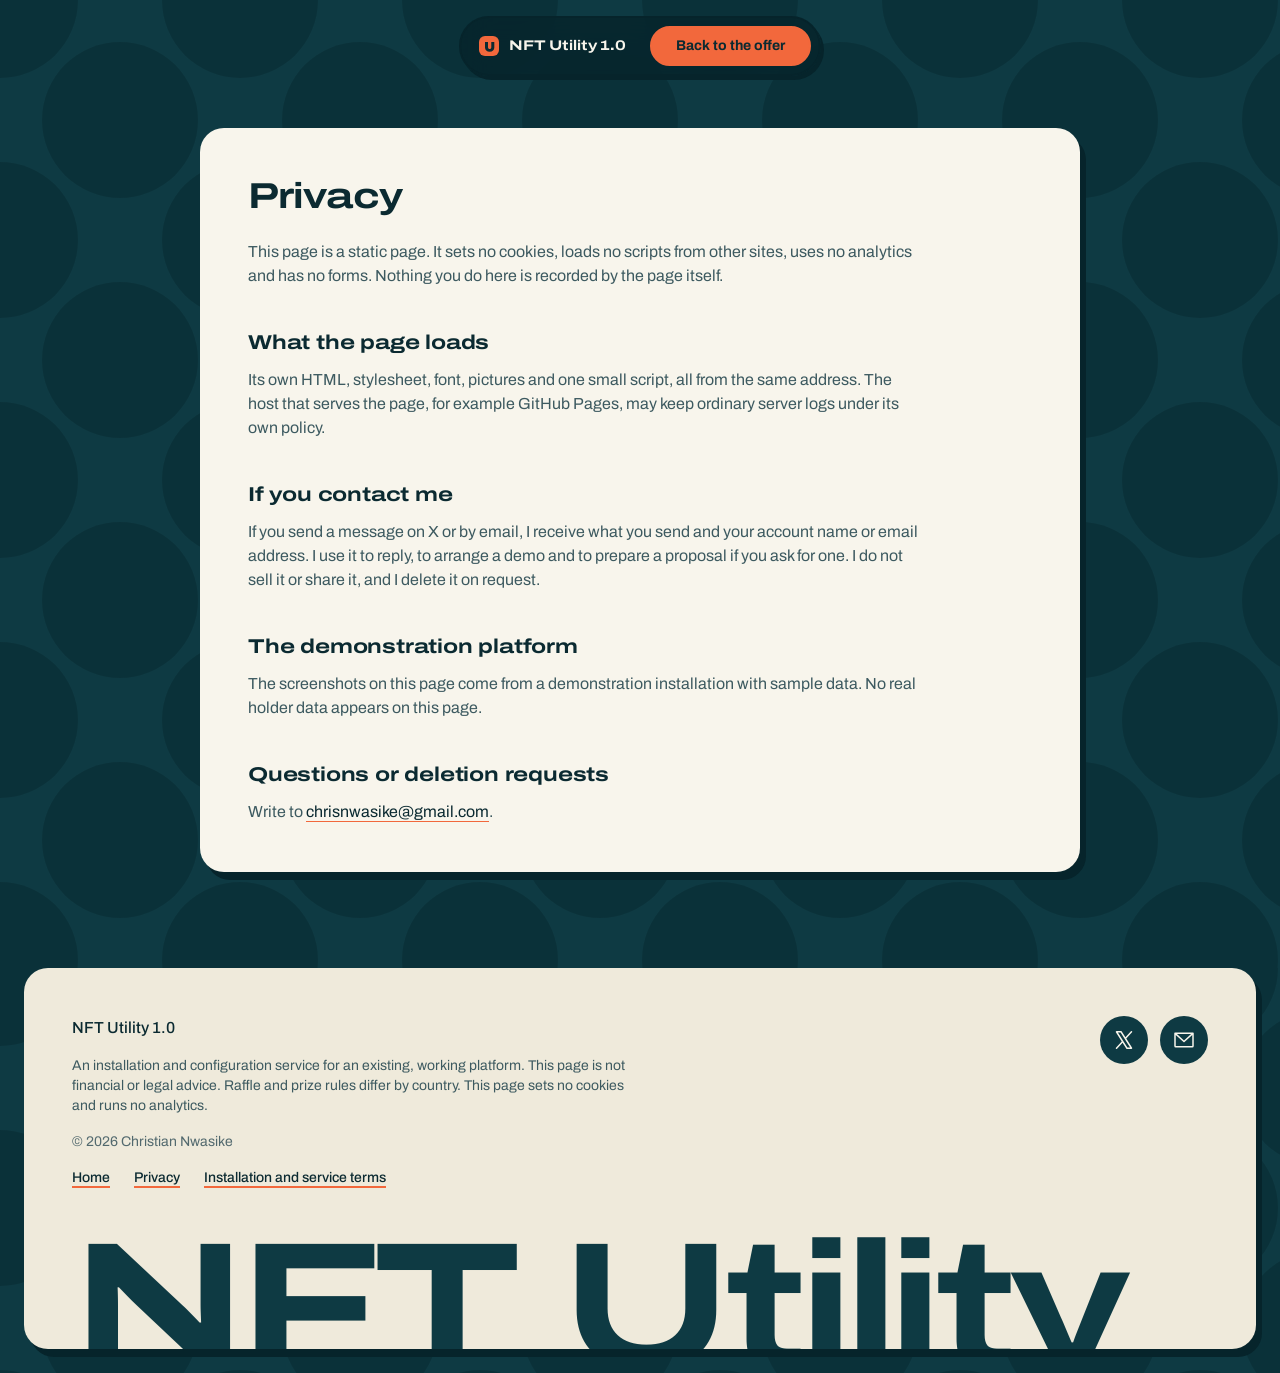
<file: privacy.html>
<!doctype html>
<html lang="en">
<head>
<meta charset="utf-8">
<meta name="viewport" content="width=device-width, initial-scale=1">
<title>Privacy | NFT Utility 1.0</title>
<meta name="description" content="How this page handles your data: it sets no cookies, runs no analytics and collects nothing. Contact is by X or email only.">
<meta name="theme-color" content="#0e3a43">
<meta name="color-scheme" content="light">
<link rel="icon" href="assets/favicon.svg" type="image/svg+xml">
<link rel="apple-touch-icon" href="assets/img/apple-touch-icon.png">
<link rel="preload" href="assets/fonts/Archivo-Variable.woff2" as="font" type="font/woff2" crossorigin>
<link rel="stylesheet" href="assets/styles.css">
</head>
<body>
<a class="skip button-sm" href="#main">Skip to content</a>
<div class="nav-shell"><nav class="nav" aria-label="Main">
<a class="brand title-4" href="index.html" aria-label="NFT Utility 1.0, back to the home page"><svg class="brand-mark" viewBox="0 0 24 24" aria-hidden="true"><rect x="2" y="2" width="20" height="20" rx="6" fill="#f2683c"/><path d="M8 8h3v5.2c0 1.2.8 1.8 1.7 1.8s1.6-.6 1.6-1.8V8h3v5.6c0 2.6-1.8 4.2-4.6 4.2S8 16.2 8 13.6z" fill="#0b2a31"/></svg>NFT Utility 1.0</a>
<a class="btn button-sm" href="index.html#book">Back to the offer</a>
</nav></div>
<main id="main" class="doc"><div class="wrap"><h1 class="heading-3">Privacy</h1>
<p class="body-3">This page is a static page. It sets no cookies, loads no scripts from other sites, uses no analytics and has no forms. Nothing you do here is recorded by the page itself.</p>
<h2 class="heading-6">What the page loads</h2>
<p class="body-3">Its own HTML, stylesheet, font, pictures and one small script, all from the same address. The host that serves the page, for example GitHub Pages, may keep ordinary server logs under its own policy.</p>
<h2 class="heading-6">If you contact me</h2>
<p class="body-3">If you send a message on X or by email, I receive what you send and your account name or email address. I use it to reply, to arrange a demo and to prepare a proposal if you ask for one. I do not sell it or share it, and I delete it on request.</p>
<h2 class="heading-6">The demonstration platform</h2>
<p class="body-3">The screenshots on this page come from a demonstration installation with sample data. No real holder data appears on this page.</p>
<h2 class="heading-6">Questions or deletion requests</h2>
<p class="body-3">Write to <a class="link" href="mailto:chrisnwasike@gmail.com">chrisnwasike@gmail.com</a>.</p>
</div></main>
<footer class="band teal foot-band">
  <div class="sheet foot-sheet in">
    <div class="foot-top">
      <div class="stack-2">
        <p class="title-3 strong">NFT Utility 1.0</p>
        <p class="fine caption-2">An installation and configuration service for an existing, working platform. This page is not financial or legal advice. Raffle and prize rules differ by country. This page sets no cookies and runs no analytics.</p>
        <p class="caption-2 muted">&copy; <span id="year">2026</span> Christian Nwasike</p>
        <ul class="foot-links caption-1">
          <li><a href="index.html">Home</a></li>
          <li><a href="privacy.html">Privacy</a></li>
          <li><a href="terms.html">Installation and service terms</a></li>
        </ul>
      </div>
      <ul class="socials">
        <li><a class="soc" href="https://x.com/chrisnwasike" target="_blank" rel="noopener" aria-label="Chris on X"><svg viewBox="0 0 256 256" aria-hidden="true"><path d="M214.75,211.71l-62.6-98.38,61.77-67.95a8,8,0,0,0-11.84-10.76L143.24,99.34,102.75,35.71A8,8,0,0,0,96,32H48a8,8,0,0,0-6.75,12.3l62.6,98.37-61.77,68a8,8,0,1,0,11.84,10.76l58.84-64.72,40.49,63.63A8,8,0,0,0,160,224h48a8,8,0,0,0,6.75-12.29ZM164.39,208,62.57,48h29L193.43,208Z"/></svg></a></li>
        <li><a class="soc" href="mailto:chrisnwasike@gmail.com" aria-label="Email Chris"><svg viewBox="0 0 256 256" aria-hidden="true"><path d="M224,48H32a8,8,0,0,0-8,8V192a16,16,0,0,0,16,16H216a16,16,0,0,0,16-16V56A8,8,0,0,0,224,48ZM203.43,64,128,133.15,52.57,64ZM216,192H40V74.19l82.59,75.71a8,8,0,0,0,10.82,0L216,74.19V192Z"/></svg></a></li>
      </ul>
    </div>
    <p class="wordmark" aria-hidden="true">NFT Utility</p>
  </div>
</footer>
</body>
</html>
</file>
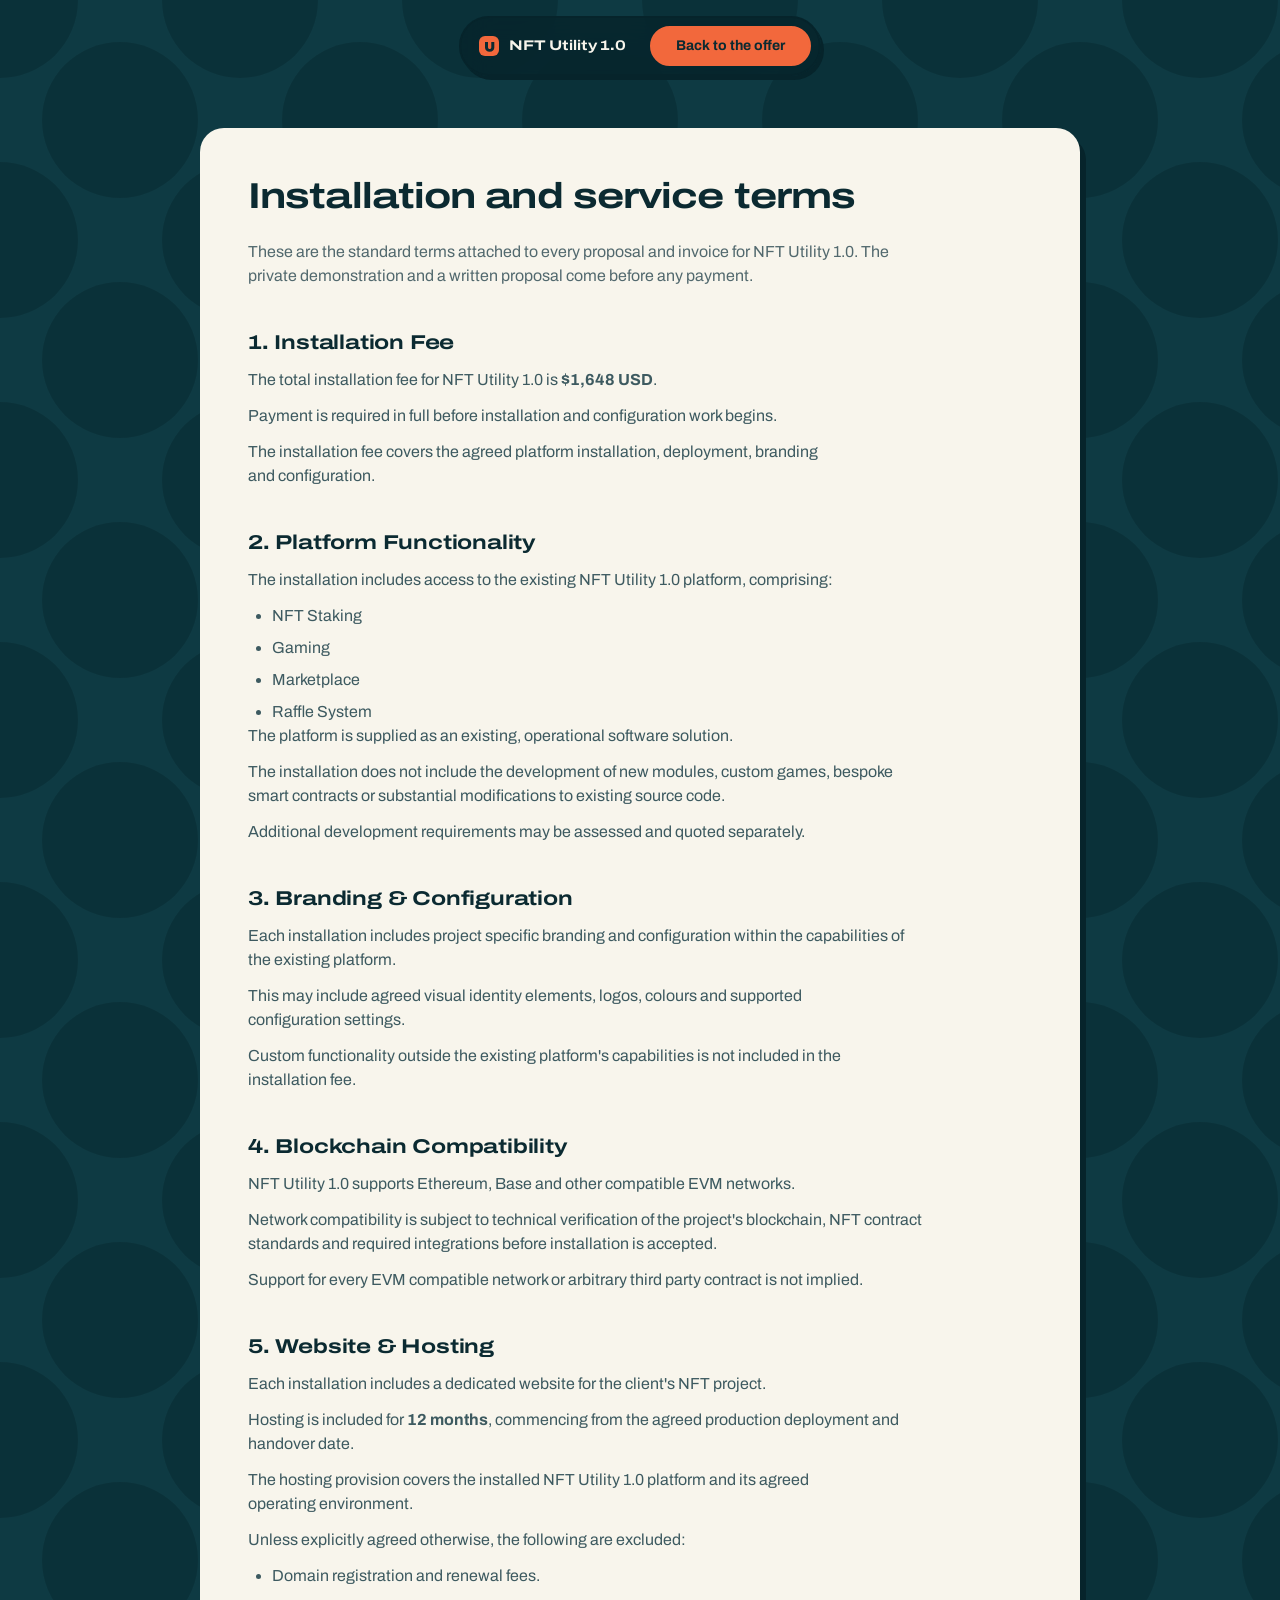
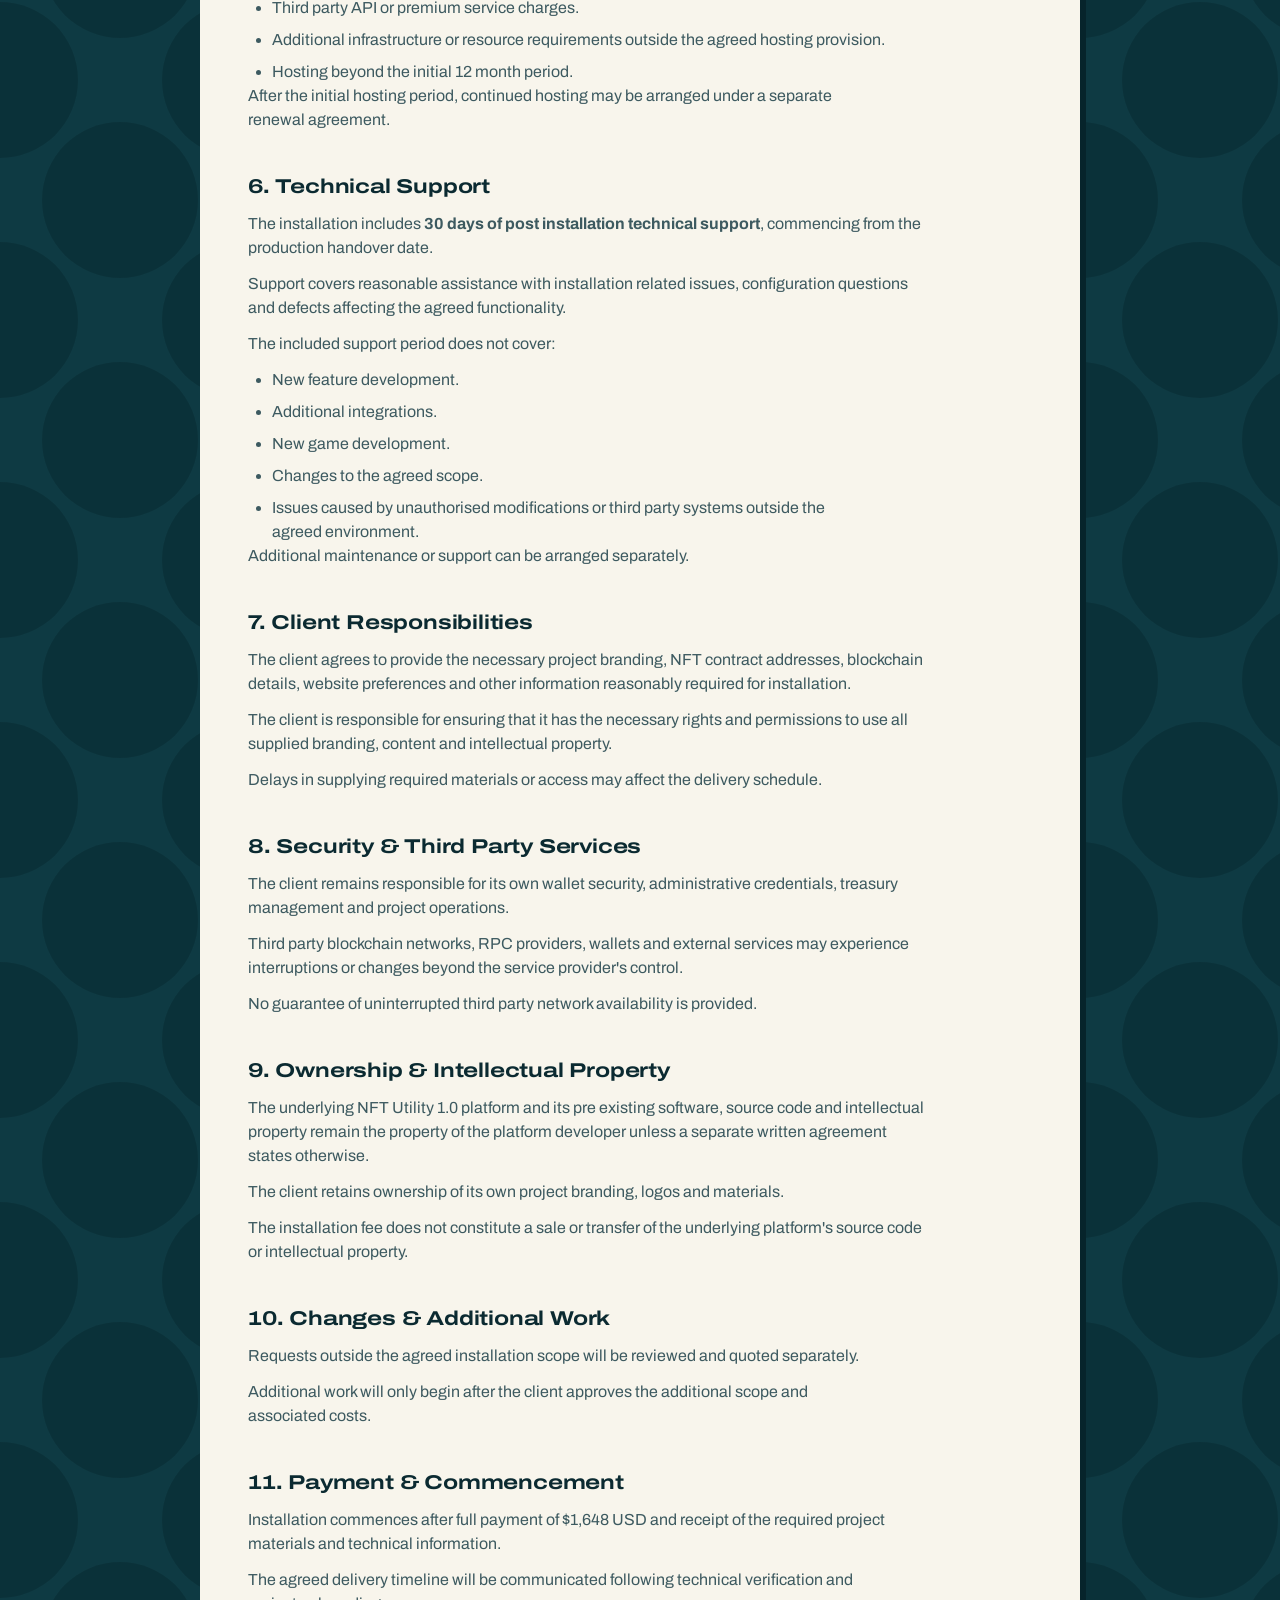
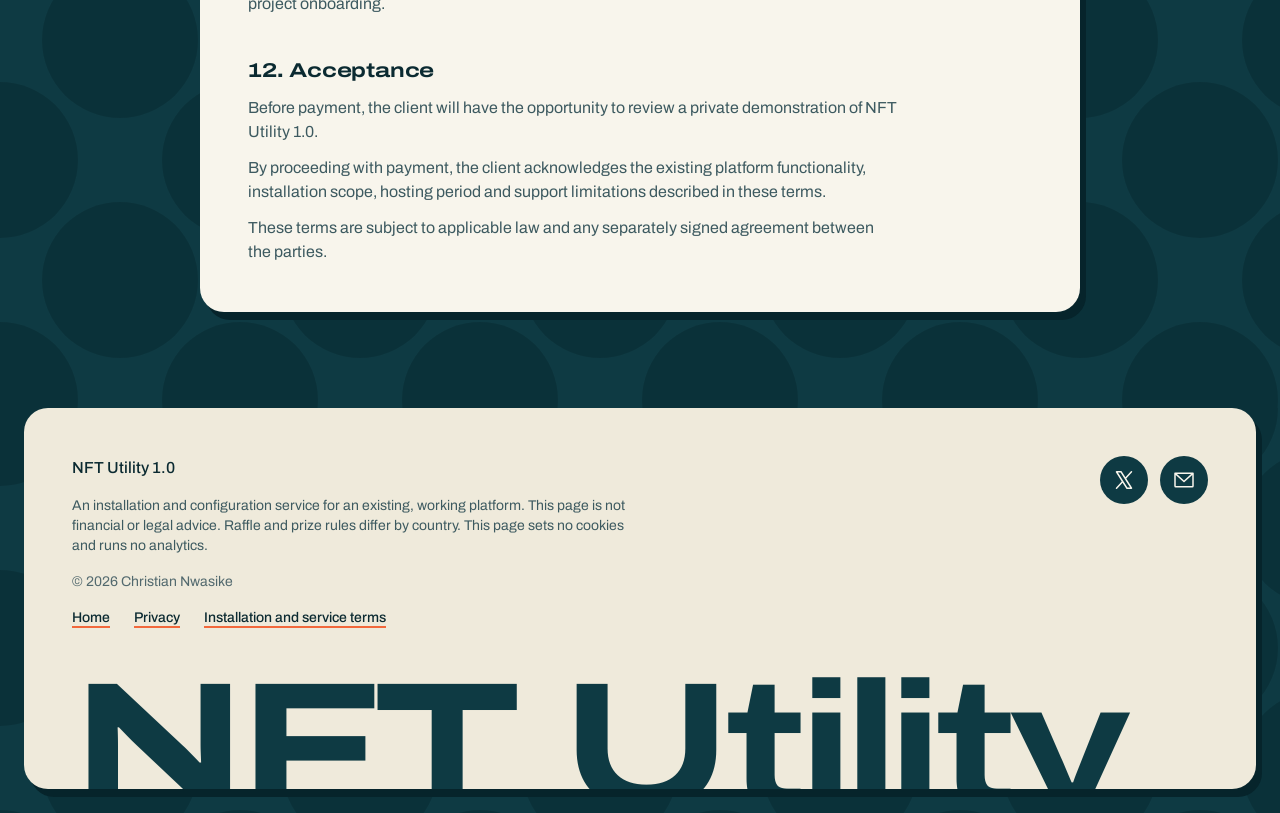
<file: terms.html>
<!doctype html>
<html lang="en">
<head>
<meta charset="utf-8">
<meta name="viewport" content="width=device-width, initial-scale=1">
<title>Installation and service terms | NFT Utility 1.0</title>
<meta name="description" content="The installation and service terms for NFT Utility 1.0: what the $1,648 fee covers, hosting, support, ownership and acceptance.">
<meta name="theme-color" content="#0e3a43">
<meta name="color-scheme" content="light">
<link rel="icon" href="assets/favicon.svg" type="image/svg+xml">
<link rel="apple-touch-icon" href="assets/img/apple-touch-icon.png">
<link rel="preload" href="assets/fonts/Archivo-Variable.woff2" as="font" type="font/woff2" crossorigin>
<link rel="stylesheet" href="assets/styles.css">
</head>
<body>
<a class="skip button-sm" href="#main">Skip to content</a>
<div class="nav-shell"><nav class="nav" aria-label="Main">
<a class="brand title-4" href="index.html" aria-label="NFT Utility 1.0, back to the home page"><svg class="brand-mark" viewBox="0 0 24 24" aria-hidden="true"><rect x="2" y="2" width="20" height="20" rx="6" fill="#f2683c"/><path d="M8 8h3v5.2c0 1.2.8 1.8 1.7 1.8s1.6-.6 1.6-1.8V8h3v5.6c0 2.6-1.8 4.2-4.6 4.2S8 16.2 8 13.6z" fill="#0b2a31"/></svg>NFT Utility 1.0</a>
<a class="btn button-sm" href="index.html#book">Back to the offer</a>
</nav></div>
<main id="main" class="doc"><div class="wrap"><h1 class="heading-3">Installation and service terms</h1><p class="body-3 muted">These are the standard terms attached to every proposal and invoice for NFT Utility 1.0. The private demonstration and a written proposal come before any payment.</p>
<h2 class="heading-6">1. Installation Fee</h2>
<p class="body-3">The total installation fee for NFT Utility 1.0 is <strong>$1,648 USD</strong>.</p>
<p class="body-3">Payment is required in full before installation and configuration work begins.</p>
<p class="body-3">The installation fee covers the agreed platform installation, deployment, branding and configuration.</p>
<h2 class="heading-6">2. Platform Functionality</h2>
<p class="body-3">The installation includes access to the existing NFT Utility 1.0 platform, comprising:</p>
<ul>
<li class="body-3">NFT Staking</li>
<li class="body-3">Gaming</li>
<li class="body-3">Marketplace</li>
<li class="body-3">Raffle System</li>
</ul>
<p class="body-3">The platform is supplied as an existing, operational software solution.</p>
<p class="body-3">The installation does not include the development of new modules, custom games, bespoke smart contracts or substantial modifications to existing source code.</p>
<p class="body-3">Additional development requirements may be assessed and quoted separately.</p>
<h2 class="heading-6">3. Branding &amp; Configuration</h2>
<p class="body-3">Each installation includes project specific branding and configuration within the capabilities of the existing platform.</p>
<p class="body-3">This may include agreed visual identity elements, logos, colours and supported configuration settings.</p>
<p class="body-3">Custom functionality outside the existing platform's capabilities is not included in the installation fee.</p>
<h2 class="heading-6">4. Blockchain Compatibility</h2>
<p class="body-3">NFT Utility 1.0 supports Ethereum, Base and other compatible EVM networks.</p>
<p class="body-3">Network compatibility is subject to technical verification of the project's blockchain, NFT contract standards and required integrations before installation is accepted.</p>
<p class="body-3">Support for every EVM compatible network or arbitrary third party contract is not implied.</p>
<h2 class="heading-6">5. Website &amp; Hosting</h2>
<p class="body-3">Each installation includes a dedicated website for the client's NFT project.</p>
<p class="body-3">Hosting is included for <strong>12 months</strong>, commencing from the agreed production deployment and handover date.</p>
<p class="body-3">The hosting provision covers the installed NFT Utility 1.0 platform and its agreed operating environment.</p>
<p class="body-3">Unless explicitly agreed otherwise, the following are excluded:</p>
<ul>
<li class="body-3">Domain registration and renewal fees.</li>
<li class="body-3">Third party API or premium service charges.</li>
<li class="body-3">Additional infrastructure or resource requirements outside the agreed hosting provision.</li>
<li class="body-3">Hosting beyond the initial 12 month period.</li>
</ul>
<p class="body-3">After the initial hosting period, continued hosting may be arranged under a separate renewal agreement.</p>
<h2 class="heading-6">6. Technical Support</h2>
<p class="body-3">The installation includes <strong>30 days of post installation technical support</strong>, commencing from the production handover date.</p>
<p class="body-3">Support covers reasonable assistance with installation related issues, configuration questions and defects affecting the agreed functionality.</p>
<p class="body-3">The included support period does not cover:</p>
<ul>
<li class="body-3">New feature development.</li>
<li class="body-3">Additional integrations.</li>
<li class="body-3">New game development.</li>
<li class="body-3">Changes to the agreed scope.</li>
<li class="body-3">Issues caused by unauthorised modifications or third party systems outside the agreed environment.</li>
</ul>
<p class="body-3">Additional maintenance or support can be arranged separately.</p>
<h2 class="heading-6">7. Client Responsibilities</h2>
<p class="body-3">The client agrees to provide the necessary project branding, NFT contract addresses, blockchain details, website preferences and other information reasonably required for installation.</p>
<p class="body-3">The client is responsible for ensuring that it has the necessary rights and permissions to use all supplied branding, content and intellectual property.</p>
<p class="body-3">Delays in supplying required materials or access may affect the delivery schedule.</p>
<h2 class="heading-6">8. Security &amp; Third Party Services</h2>
<p class="body-3">The client remains responsible for its own wallet security, administrative credentials, treasury management and project operations.</p>
<p class="body-3">Third party blockchain networks, RPC providers, wallets and external services may experience interruptions or changes beyond the service provider's control.</p>
<p class="body-3">No guarantee of uninterrupted third party network availability is provided.</p>
<h2 class="heading-6">9. Ownership &amp; Intellectual Property</h2>
<p class="body-3">The underlying NFT Utility 1.0 platform and its pre existing software, source code and intellectual property remain the property of the platform developer unless a separate written agreement states otherwise.</p>
<p class="body-3">The client retains ownership of its own project branding, logos and materials.</p>
<p class="body-3">The installation fee does not constitute a sale or transfer of the underlying platform's source code or intellectual property.</p>
<h2 class="heading-6">10. Changes &amp; Additional Work</h2>
<p class="body-3">Requests outside the agreed installation scope will be reviewed and quoted separately.</p>
<p class="body-3">Additional work will only begin after the client approves the additional scope and associated costs.</p>
<h2 class="heading-6">11. Payment &amp; Commencement</h2>
<p class="body-3">Installation commences after full payment of $1,648 USD and receipt of the required project materials and technical information.</p>
<p class="body-3">The agreed delivery timeline will be communicated following technical verification and project onboarding.</p>
<h2 class="heading-6">12. Acceptance</h2>
<p class="body-3">Before payment, the client will have the opportunity to review a private demonstration of NFT Utility 1.0.</p>
<p class="body-3">By proceeding with payment, the client acknowledges the existing platform functionality, installation scope, hosting period and support limitations described in these terms.</p>
<p class="body-3">These terms are subject to applicable law and any separately signed agreement between the parties.</p></div></main>
<footer class="band teal foot-band">
  <div class="sheet foot-sheet in">
    <div class="foot-top">
      <div class="stack-2">
        <p class="title-3 strong">NFT Utility 1.0</p>
        <p class="fine caption-2">An installation and configuration service for an existing, working platform. This page is not financial or legal advice. Raffle and prize rules differ by country. This page sets no cookies and runs no analytics.</p>
        <p class="caption-2 muted">&copy; <span id="year">2026</span> Christian Nwasike</p>
        <ul class="foot-links caption-1">
          <li><a href="index.html">Home</a></li>
          <li><a href="privacy.html">Privacy</a></li>
          <li><a href="terms.html">Installation and service terms</a></li>
        </ul>
      </div>
      <ul class="socials">
        <li><a class="soc" href="https://x.com/chrisnwasike" target="_blank" rel="noopener" aria-label="Chris on X"><svg viewBox="0 0 256 256" aria-hidden="true"><path d="M214.75,211.71l-62.6-98.38,61.77-67.95a8,8,0,0,0-11.84-10.76L143.24,99.34,102.75,35.71A8,8,0,0,0,96,32H48a8,8,0,0,0-6.75,12.3l62.6,98.37-61.77,68a8,8,0,1,0,11.84,10.76l58.84-64.72,40.49,63.63A8,8,0,0,0,160,224h48a8,8,0,0,0,6.75-12.29ZM164.39,208,62.57,48h29L193.43,208Z"/></svg></a></li>
        <li><a class="soc" href="mailto:chrisnwasike@gmail.com" aria-label="Email Chris"><svg viewBox="0 0 256 256" aria-hidden="true"><path d="M224,48H32a8,8,0,0,0-8,8V192a16,16,0,0,0,16,16H216a16,16,0,0,0,16-16V56A8,8,0,0,0,224,48ZM203.43,64,128,133.15,52.57,64ZM216,192H40V74.19l82.59,75.71a8,8,0,0,0,10.82,0L216,74.19V192Z"/></svg></a></li>
      </ul>
    </div>
    <p class="wordmark" aria-hidden="true">NFT Utility</p>
  </div>
</footer>
</body>
</html>
</file>
<file: assets/styles.css>
/* NFT Utility 1.0 landing page.
   Big rounded sheets that sit on teal and sun coloured bands, hard offset shadows, tilted polaroid screens, one orange accent.
   Archivo does everything (expanded width for headlines, normal width for text). Geist Mono for small labels and numbers, Caveat for the handwritten notes.
   Spacing from a fixed scale, motion on one curve. Text styles keep the design system names:
   heading-1 to heading-6, title-1 to title-5, body-1 to body-6, button-lg to button-xsm, caption-1 to caption-5. */

@font-face { font-family: "Archivo"; src: url("fonts/Archivo-Variable.woff2") format("woff2"); font-weight: 100 900; font-stretch: 62% 125%; font-style: normal; font-display: swap; }
@font-face { font-family: "Geist Mono"; src: url("fonts/GeistMono-Variable.woff2") format("woff2"); font-weight: 100 900; font-style: normal; font-display: swap; }
@font-face { font-family: "Caveat"; src: url("fonts/Caveat-Variable.woff2") format("woff2"); font-weight: 400 700; font-style: normal; font-display: swap; }

:root {
  --teal: #0e3a43;
  --teal-2: #145060;
  --teal-deep: #06242b;
  --sun: #f5dd91;
  --sun-soft: #fbefc4;
  --sea: #c5e4d6;
  --paper: #f8f5ec;
  --paper-2: #efeadb;
  --ink: #0b2a31;
  --ink-2: #3d5a60;
  --ink-3: #52696e;
  --orange: #f2683c;
  --orange-d: #c9441b;

  /* scoped by each sheet */
  --text: var(--ink);
  --text-2: var(--ink-2);
  --text-3: var(--ink-3);
  --line: #d7d3c3;

  /* spacing scale */
  --s-0: 0; --s-25: 2px; --s-50: 4px; --s-75: 8px; --s-100: 12px; --s-200: 16px; --s-300: 24px;
  --s-400: 32px; --s-500: 40px; --s-600: 48px; --s-700: 64px; --s-800: 80px; --s-900: 96px;

  /* radius (Tailwind values) */
  --r-md: 6px; --r-lg: 8px; --r-xl: 12px; --r-2xl: 16px; --r-3xl: 24px;

  --ease: cubic-bezier(0.22, 1, 0.36, 1);
  --nav: 88px;
  --mono: "Geist Mono", ui-monospace, "SFMono-Regular", Menlo, monospace;
  --hand: "Caveat", "Segoe Print", cursive;
  --hard: 6px 8px 0 var(--teal-deep);
}

*, *::before, *::after { box-sizing: border-box; }
html { scroll-behavior: smooth; scroll-padding-top: 96px; -webkit-text-size-adjust: 100%; }
body {
  margin: 0;
  background-color: var(--teal);
  background-image: url("data:image/svg+xml;utf8,<svg xmlns='http://www.w3.org/2000/svg' width='240' height='240'><g fill='%230a3139'><circle cx='0' cy='0' r='78'/><circle cx='240' cy='0' r='78'/><circle cx='120' cy='120' r='78'/><circle cx='0' cy='240' r='78'/><circle cx='240' cy='240' r='78'/></g></svg>");
  color: var(--text-2);
  font-family: "Archivo", system-ui, sans-serif;
  font-size: 1rem; line-height: 1.5rem; font-weight: 400; font-style: normal;
  -webkit-font-smoothing: antialiased; text-rendering: optimizeLegibility;
  overflow-x: clip;
}
img, svg { display: block; max-width: 100%; }
h1, h2, h3, h4, h5, h6, p, figure, blockquote, ul, ol, dl, dd { margin: 0; padding: 0; }
ul, ol { list-style: none; }
a { color: inherit; text-decoration: none; }
em, i, cite, address { font-style: normal; }
button { font: inherit; color: inherit; background: none; border: 0; cursor: pointer; }
[hidden] { display: none !important; }

/* ---- named text styles ---------------------------------------------------------------------------------------------------- */
.heading-1, .heading-2, .heading-3, .heading-4, .heading-5, .heading-6 { font-weight: 700; font-stretch: 125%; text-wrap: balance; }
.heading-1 { font-size: 3.75rem; line-height: 1; letter-spacing: -0.03em; }
.heading-2 { font-size: 3rem; line-height: 1; letter-spacing: -0.03em; }
.heading-3 { font-size: 2.25rem; line-height: 2.5rem; letter-spacing: -0.025em; }
.heading-4 { font-size: 1.875rem; line-height: 2.25rem; letter-spacing: -0.02em; }
.heading-5 { font-size: 1.5rem; line-height: 2rem; letter-spacing: -0.015em; }
.heading-6 { font-size: 1.25rem; line-height: 1.75rem; letter-spacing: -0.01em; }
.display { font-size: 4.5rem; line-height: 1; font-weight: 700; font-stretch: 125%; letter-spacing: -0.035em; }
.title-1 { font-size: 1.25rem; line-height: 1.75rem; font-weight: 500; }
.title-2 { font-size: 1.125rem; line-height: 1.75rem; font-weight: 600; }
.title-3 { font-size: 1rem; line-height: 1.5rem; font-weight: 500; }
.title-4 { font-size: 0.875rem; line-height: 1.25rem; font-weight: 500; }
.title-5 { font-size: 0.75rem; line-height: 1rem; font-weight: 500; }
.body-1 { font-size: 1rem; line-height: 1.5rem; font-weight: 600; text-wrap: pretty; }
.body-2 { font-size: 1rem; line-height: 1.5rem; font-weight: 500; text-wrap: pretty; }
.body-3 { font-size: 1rem; line-height: 1.5rem; font-weight: 400; text-wrap: pretty; }
.body-4 { font-size: 0.875rem; line-height: 1.25rem; font-weight: 600; text-wrap: pretty; }
.body-5 { font-size: 0.875rem; line-height: 1.25rem; font-weight: 500; text-wrap: pretty; }
.body-6 { font-size: 0.875rem; line-height: 1.25rem; font-weight: 400; text-wrap: pretty; }
.button-lg { font-size: 1.125rem; line-height: 1.75rem; font-weight: 700; }
.button-md { font-size: 1rem; line-height: 1.5rem; font-weight: 700; }
.button-sm { font-size: 0.875rem; line-height: 1.25rem; font-weight: 700; }
.button-xsm { font-size: 0.75rem; line-height: 1rem; font-weight: 700; }
.caption-1 { font-size: 0.875rem; line-height: 1.25rem; font-weight: 500; }
.caption-2 { font-size: 0.875rem; line-height: 1.25rem; font-weight: 400; }
.caption-3 { font-size: 0.75rem; line-height: 1rem; font-weight: 600; }
.caption-4 { font-size: 0.75rem; line-height: 1rem; font-weight: 500; }
.caption-5 { font-size: 0.75rem; line-height: 1rem; font-weight: 400; }

@media (max-width: 767px) {
  .heading-1 { font-size: 1.875rem; line-height: 2.25rem; }
  .heading-2 { font-size: 1.5rem; line-height: 2rem; }
  .heading-3 { font-size: 1.5rem; line-height: 2rem; }
  .heading-4 { font-size: 1.25rem; line-height: 1.75rem; }
  .heading-5 { font-size: 1.25rem; line-height: 1.75rem; }
  .display { font-size: 1.875rem; line-height: 2.25rem; }
}
@media (min-width: 768px) and (max-width: 1099px) {
  .heading-1 { font-size: 3rem; }
  .display { font-size: 3rem; }
}

:where(h2, h3, h4, h5, h6) { color: var(--text); }
.measure { max-width: 680px; }
.muted { color: var(--text-3); }
.strong { color: var(--text); }
.tnum { font-variant-numeric: tabular-nums; }

/* ---- bands and sheets ----------------------------------------------------------------------------------------------------- */
.band { position: relative; padding: var(--s-500) var(--s-300); background-color: var(--bg, var(--teal)); background-image: var(--scallop); }
.band.teal { --bg: var(--teal); --scallop: url("data:image/svg+xml;utf8,<svg xmlns='http://www.w3.org/2000/svg' width='240' height='240'><g fill='%230a3139'><circle cx='0' cy='0' r='78'/><circle cx='240' cy='0' r='78'/><circle cx='120' cy='120' r='78'/><circle cx='0' cy='240' r='78'/><circle cx='240' cy='240' r='78'/></g></svg>"); }
.band.sun { --bg: var(--sun); --scallop: url("data:image/svg+xml;utf8,<svg xmlns='http://www.w3.org/2000/svg' width='240' height='240'><g fill='%23efd57e'><circle cx='0' cy='0' r='78'/><circle cx='240' cy='0' r='78'/><circle cx='120' cy='120' r='78'/><circle cx='0' cy='240' r='78'/><circle cx='240' cy='240' r='78'/></g></svg>"); }
.sheet {
  position: relative; max-width: 1296px; margin: 0 auto; padding: var(--s-800) var(--s-600);
  border-radius: var(--r-3xl); background: var(--sheet, var(--paper)); box-shadow: var(--hard); color: var(--text-2);
}
.sheet.paper { --sheet: var(--paper); }
.sheet.sea { --sheet: var(--sea); --text-2: #2b4a50; --line: #a9cbbb; }
.sheet.ink { --sheet: var(--teal); --text: var(--paper); --text-2: #cfe0e0; --text-3: #9fbcbe; --line: #245560; }
.sheet.orange { --sheet: var(--orange); --text: var(--ink); --text-2: var(--ink); --text-3: #3a1a10; --line: rgba(11, 42, 49, 0.3); }
@media (max-width: 899px) { .sheet { padding: var(--s-600) var(--s-200); } .band { padding: var(--s-300) var(--s-100); } }

.skip { position: absolute; left: var(--s-200); top: -80px; z-index: 100; background: var(--orange); color: var(--ink); padding: var(--s-75) var(--s-100); border-radius: var(--r-md); }
.skip:focus { top: var(--s-200); }
.wrap { width: 100%; max-width: 1264px; margin: 0 auto; padding: 0 var(--s-300); }
.stack-3 > * + * { margin-top: var(--s-300); }
.stack-2 > * + * { margin-top: var(--s-200); }
.stack-4 > * + * { margin-top: var(--s-400); }

/* a label for each section: a number and a name, in a pill */
main { counter-reset: sec; }
.eyebrow { display: inline-flex; align-items: center; gap: var(--s-75); padding: var(--s-50) var(--s-100); border: 2px solid var(--text); border-radius: 999px; font-family: var(--mono); color: var(--text); background: transparent; }
.eyebrow .dot { display: none; }
.sheet .eyebrow { counter-increment: sec; }
.sheet .eyebrow::before { content: counter(sec, decimal-leading-zero); color: var(--orange-d); font-weight: 700; }
.sheet.ink .eyebrow::before { color: var(--sun); }
.sheet.orange .eyebrow::before { color: var(--ink); }
.chip { display: inline-flex; align-items: center; gap: var(--s-75); padding: var(--s-50) var(--s-100); border: 2px solid var(--ink); border-radius: 999px; font-family: var(--mono); font-size: 0.875rem; line-height: 1.25rem; font-weight: 500; color: var(--ink); background: var(--sun-soft); }

/* ---- icons ---------------------------------------------------------------------------------------------------------------- */
.ico { width: var(--s-300); height: var(--s-300); fill: currentColor; flex: none; }
.ico-sm { width: var(--s-200); height: var(--s-200); }
.ico-lg { width: var(--s-400); height: var(--s-400); }

/* ---- buttons: a pill that presses into its own shadow --------------------------------------------------------------------- */
.btn {
  display: inline-flex; align-items: center; justify-content: center; gap: var(--s-100);
  padding: var(--s-75) var(--s-300); border: 2.5px solid var(--teal-deep); border-radius: 999px;
  background: var(--orange); color: var(--ink); box-shadow: 3px 4px 0 var(--teal-deep);
  transition: transform 300ms var(--ease), box-shadow 300ms var(--ease), background-color 300ms var(--ease), color 300ms var(--ease);
  white-space: nowrap;
}
.btn:has(.ico) { padding-right: var(--s-75); }
.btn .ico { box-sizing: content-box; width: var(--s-200); height: var(--s-200); padding: var(--s-75); border-radius: 50%; background: var(--teal-deep); color: var(--paper); transition: transform 500ms var(--ease); }
.btn:hover { transform: translate(-1px, -2px); box-shadow: 5px 7px 0 var(--teal-deep); background: #ff7a4f; }
.btn:hover .ico { transform: rotate(45deg); }
.btn:active { transform: translate(2px, 3px); box-shadow: 1px 1px 0 var(--teal-deep); }
.btn.ghost { background: transparent; color: var(--text); border-color: currentColor; box-shadow: none; }
.btn.ghost:hover { background: rgba(255, 255, 255, 0.14); transform: translateY(-1px); box-shadow: none; }
.btn.lg { padding: var(--s-75) var(--s-300); }
.btn.lg:has(.ico) { padding-right: var(--s-75); }
.link { color: var(--text); text-decoration: underline; text-decoration-color: var(--orange); text-decoration-thickness: 2px; text-underline-offset: 4px; transition: text-decoration-color 300ms var(--ease), color 300ms var(--ease); }
.link:hover { text-decoration-color: currentColor; color: var(--orange-d); }
.sheet.ink .link:hover { color: var(--sun); }
:focus-visible { outline: 3px solid var(--orange); outline-offset: 3px; border-radius: var(--r-md); }
.sheet.orange :focus-visible, .sun :focus-visible { outline-color: var(--ink); }

/* a thin bar that fills as the page is read */
.progress { position: fixed; left: 0; right: 0; top: 0; height: 4px; z-index: 70; pointer-events: none; }
.progress i { display: block; height: 100%; background: var(--orange); transform-origin: 0 50%; transform: scaleX(var(--p, 0)); }

/* ---- navigation: a floating bar, sized to its content ---------------------------------------------------------------------- */
.nav-shell { position: fixed; top: var(--s-200); left: 0; right: 0; z-index: 50; display: flex; justify-content: center; pointer-events: none; padding: 0 var(--s-200); }
.nav {
  pointer-events: auto; display: flex; align-items: center; gap: var(--s-300);
  padding: var(--s-75) var(--s-75) var(--s-75) var(--s-200);
  background: rgba(6, 36, 43, 0.84); -webkit-backdrop-filter: blur(16px); backdrop-filter: blur(16px);
  border: 2.5px solid var(--teal-deep); border-radius: 999px; box-shadow: 3px 4px 0 var(--teal-deep); color: var(--paper);
}
.brand { display: inline-flex; align-items: center; gap: var(--s-75); color: var(--paper); font-weight: 700; font-stretch: 125%; letter-spacing: -0.01em; }
.brand-mark { width: var(--s-300); height: var(--s-300); }
.nav-links { display: flex; align-items: center; gap: var(--s-50); }
.nav-links a { padding: var(--s-75) var(--s-100); border-radius: 999px; color: #a9c4c6; transition: color 300ms var(--ease), background-color 300ms var(--ease); }
.nav-links a:hover { color: var(--paper); background: rgba(255, 255, 255, 0.1); }
.nav-links a[aria-current="true"] { color: var(--ink); background: var(--sun); }
.nav-cta { display: inline-flex; }
.nav .btn { box-shadow: none; border-color: var(--orange); }
.nav .btn:hover { box-shadow: none; transform: translateY(-1px); }
.nav .btn .ico { background: var(--teal-deep); }
.menu-toggle { display: none; width: var(--s-500); height: var(--s-500); border-radius: 50%; position: relative; background: rgba(255, 255, 255, 0.08); border: 2px solid rgba(255, 255, 255, 0.25); }
.menu-toggle span { position: absolute; left: var(--s-100); right: var(--s-100); height: 2px; background: var(--paper); border-radius: 2px; transition: transform 500ms var(--ease), opacity 300ms var(--ease); }
.menu-toggle span:nth-child(1) { top: 14px; }
.menu-toggle span:nth-child(2) { top: 19px; }
.menu-toggle span:nth-child(3) { top: 24px; }
.menu-toggle[aria-expanded="true"] span:nth-child(1) { transform: translateY(5px) rotate(45deg); }
.menu-toggle[aria-expanded="true"] span:nth-child(2) { opacity: 0; }
.menu-toggle[aria-expanded="true"] span:nth-child(3) { transform: translateY(-5px) rotate(-45deg); }

.panel {
  position: fixed; inset: 0; z-index: 40; min-height: 100dvh; display: flex; flex-direction: column; justify-content: center; gap: var(--s-100);
  padding: var(--s-900) var(--s-300) var(--s-400);
  background: rgba(6, 36, 43, 0.97); -webkit-backdrop-filter: blur(24px); backdrop-filter: blur(24px);
  opacity: 0; visibility: hidden; transition: opacity 500ms var(--ease), visibility 0s linear 500ms;
}
.panel.open { opacity: 1; visibility: visible; transition: opacity 500ms var(--ease), visibility 0s; }
.panel a.p-link { color: var(--paper); font-stretch: 125%; opacity: 0; transform: translateY(24px); transition: opacity 500ms var(--ease), transform 500ms var(--ease); padding: var(--s-75) 0; }
.panel.open a.p-link { opacity: 1; transform: none; transition-delay: calc(var(--i) * 60ms); }
@media (max-width: 899px) {
  .nav-links, .nav-cta { display: none; }
  .menu-toggle { display: inline-block; }
  .nav { gap: var(--s-200); }
}
@media (min-width: 900px) { .panel { display: none; } }

/* ---- hero: a sheet with screens pinned around it like photos on a wall ----------------------------------------------------- */
.hero { padding-top: calc(var(--s-900) + var(--s-200)); padding-bottom: var(--s-700); }
.hero-sheet { display: flex; flex-direction: column; min-height: clamp(640px, calc(100dvh - 160px), 800px); justify-content: center; padding-top: var(--s-900); padding-bottom: var(--s-900); }
.hero-copy { position: relative; z-index: 3; max-width: 680px; margin: 0 auto; display: flex; flex-direction: column; align-items: center; text-align: center; gap: var(--s-300); }
.hero h1 { max-width: 680px; color: var(--ink); font-size: 3.5rem; line-height: 1; }
.hero .sub { max-width: 600px; color: var(--ink-2); }
.cta-row { display: flex; flex-wrap: wrap; align-items: center; justify-content: center; gap: var(--s-200) var(--s-300); }
.note-hand { display: inline-flex; align-items: flex-start; gap: var(--s-75); font-family: var(--hand); font-size: 1.5rem; line-height: 2rem; font-weight: 600; color: var(--orange-d); rotate: -3deg; }
.note-hand svg { width: 56px; height: 48px; flex: none; fill: none; stroke: currentColor; stroke-width: 2.5; stroke-linecap: round; stroke-linejoin: round; margin-top: -12px; }
.proof-strip { max-width: 520px; display: block; padding-top: var(--s-100); }
.proof-strip > .ico { display: none; }
.proof-strip .q { color: var(--ink); }
.proof-strip .by { color: var(--ink-3); margin-top: var(--s-75); }

.pols { display: contents; }
.pw { position: absolute; z-index: 2; width: var(--w, 190px); transform: translate3d(0, calc(var(--sy, 0) * var(--k, 0) * 1px), 0); }
.pol {
  margin: 0; background: var(--paper); border: 2.5px solid var(--teal-deep); border-radius: var(--r-xl); padding: var(--s-75) var(--s-75) 0;
  box-shadow: 4px 5px 0 var(--teal-deep); transform: rotate(var(--r, 0deg));
  transition: transform 500ms var(--ease), box-shadow 500ms var(--ease);
  animation: pop 1000ms var(--ease) backwards; animation-delay: calc(var(--d, 0) * 120ms + 250ms);
}
.pol:hover { transform: rotate(0deg) translateY(-6px) scale(1.04); box-shadow: 6px 9px 0 var(--teal-deep); }
.pol img { width: 100%; height: auto; aspect-ratio: 1 / 1; object-fit: cover; object-position: var(--pos, 50% 0); border-radius: var(--r-lg); background: var(--teal); }
.pol.tall img { aspect-ratio: 4 / 5; }
.pol figcaption { padding: var(--s-100) var(--s-50) var(--s-100); text-align: center; font-weight: 700; font-size: 0.875rem; line-height: 1.25rem; color: var(--ink); }
@keyframes pop { from { opacity: 0; transform: rotate(calc(var(--r, 0deg) * 2.5)) translateY(48px) scale(0.84); } }
.p1 { --w: 200px; left: 6%; top: 0px; --k: -0.05; }
.p2 { --w: 188px; left: -36px; top: 40%; --k: 0.04; }
.p3 { --w: 204px; left: 7%; bottom: -25px; --k: 0.07; }
.p4 { --w: 168px; right: 3%; top: 0px; --k: -0.07; }
.p5 { --w: 212px; right: -34px; bottom: 12%; --k: 0.05; }
@media (max-width: 1099px) {
  .hero-sheet { justify-content: flex-start; }
  .pols { display: flex; gap: var(--s-300); overflow-x: auto; scroll-snap-type: x mandatory; margin: var(--s-500) calc(var(--s-200) * -1) calc(var(--s-400) * -1); padding: var(--s-200) var(--s-300) var(--s-500); order: 2; -webkit-overflow-scrolling: touch; scrollbar-width: none; }
  .pols::-webkit-scrollbar { display: none; }
  .pw { position: relative; flex: 0 0 172px; width: 172px; left: auto; right: auto; top: auto; bottom: auto; transform: none; scroll-snap-align: center; }
}
@media (max-width: 767px) { .hero h1 { font-size: 1.875rem; line-height: 2.25rem; } }

/* ---- the tilted strip between the first sheets ----------------------------------------------------------------------------- */
.strip-wrap { overflow-x: clip; position: relative; z-index: 4; }
.strip { position: relative; z-index: 4; margin: calc(var(--s-300) * -1) -20px calc(var(--s-300) * -1); rotate: -1.6deg; background: var(--orange); border-block: 2.5px solid var(--teal-deep); box-shadow: 0 5px 0 var(--teal-deep); overflow: hidden; }
.strip-track { display: flex; width: max-content; animation: marq 42s linear infinite; }
.strip ul { display: flex; align-items: center; gap: var(--s-400); padding: var(--s-100) var(--s-200); flex: none; }
.strip li { display: inline-flex; align-items: center; gap: var(--s-400); font-weight: 700; font-stretch: 125%; font-size: 1.25rem; line-height: 1.75rem; color: var(--ink); white-space: nowrap; letter-spacing: -0.01em; }
.strip li::after { content: ""; width: 20px; height: 20px; background: var(--ink); -webkit-mask: url("data:image/svg+xml;utf8,<svg xmlns='http://www.w3.org/2000/svg' viewBox='0 0 24 24'><path d='M12 0l2.4 9.6L24 12l-9.6 2.4L12 24l-2.4-9.6L0 12l9.6-2.4z'/></svg>") center / contain no-repeat; mask: url("data:image/svg+xml;utf8,<svg xmlns='http://www.w3.org/2000/svg' viewBox='0 0 24 24'><path d='M12 0l2.4 9.6L24 12l-9.6 2.4L12 24l-2.4-9.6L0 12l9.6-2.4z'/></svg>") center / contain no-repeat; }
.strip:hover .strip-track { animation-play-state: paused; }
@keyframes marq { to { transform: translateX(-50%); } }

/* ---- split layouts ----------------------------------------------------------------------------------------------------------- */
.split { display: grid; gap: var(--s-600); grid-template-columns: 1fr; }
@media (min-width: 900px) { .split { grid-template-columns: minmax(0, 5fr) minmax(0, 7fr); gap: var(--s-800); } .sticky { position: sticky; top: calc(var(--nav) + var(--s-100)); align-self: start; } }
.sheet.split { display: grid; }

/* ---- pain: cards that stack up as you scroll ------------------------------------------------------------------------------ */
.pains { display: block; padding-bottom: var(--s-300); }
.pain {
  position: sticky; top: calc(var(--nav) + var(--i, 0) * 14px); margin-bottom: var(--s-300);
  display: grid; grid-template-columns: auto 1fr; gap: var(--s-200); align-items: start;
  padding: var(--s-300); background: var(--paper); color: var(--ink-2); border: 2.5px solid var(--teal-deep); border-radius: var(--r-2xl); box-shadow: 4px 5px 0 var(--teal-deep);
  transform: scale(var(--sc, 1)); transform-origin: 50% 0;
}
.pain:nth-child(1) { --i: 0; --tile: var(--orange); }
.pain:nth-child(2) { --i: 1; --tile: var(--sun); }
.pain:nth-child(3) { --i: 2; --tile: var(--sea); }
.pain:nth-child(4) { --i: 3; --tile: var(--orange); }
.pain:nth-child(5) { --i: 4; --tile: var(--sun); }
.pain:nth-child(6) { --i: 5; --tile: var(--sea); }
.pain .ico { box-sizing: content-box; width: var(--s-300); height: var(--s-300); padding: var(--s-100); background: var(--tile); border: 2px solid var(--teal-deep); border-radius: var(--r-xl); color: var(--ink); }
.pain h3 { color: var(--ink); margin-bottom: var(--s-50); }
.pain-close { margin-top: var(--s-400); color: var(--paper); font-size: 1.5rem; line-height: 2rem; font-weight: 700; font-stretch: 125%; letter-spacing: -0.015em; text-wrap: balance; position: relative; z-index: 1; }
@media (max-width: 767px) { .pain-close { font-size: 1.25rem; line-height: 1.75rem; } .pain { top: calc(var(--nav) + var(--i, 0) * 10px); } }

/* ---- tagline reveal: the loudest type on the page, filling in word by word ------------------------------------------------- */
.tagline .sheet { padding-block: var(--s-900); }
.tagline p { max-width: 1100px; margin: 0; text-align: left; color: var(--ink); }
.tagline .w { opacity: 0.22; transition: opacity 500ms var(--ease); display: inline-block; white-space: pre; }
.tagline .w.on { opacity: 1; }
@media (prefers-reduced-motion: reduce) { .tagline .w { opacity: 1; transition: none; } }

/* ---- story ---------------------------------------------------------------------------------------------------------------- */
.pol-portrait { width: min(100%, 260px); margin-top: var(--s-500); --r: 3deg; animation: none; }
.slot { position: relative; display: block; border-radius: var(--r-lg); overflow: hidden; background: var(--teal); aspect-ratio: 1 / 1; }
.slot > img { position: absolute; inset: 0; width: 100%; height: 100%; aspect-ratio: auto; object-fit: cover; border-radius: 0; }
.pol-portrait img { aspect-ratio: auto; }
.stat { display: flex; align-items: baseline; gap: var(--s-100) var(--s-200); flex-wrap: wrap; padding: var(--s-200) var(--s-300); background: var(--sun-soft); border: 2.5px solid var(--teal-deep); border-radius: var(--r-2xl); box-shadow: 4px 5px 0 var(--teal-deep); }
.stat .big { color: var(--ink); font-size: 3rem; line-height: 1; font-weight: 700; font-stretch: 125%; letter-spacing: -0.04em; font-variant-numeric: tabular-nums; }
.stat .big b { font-weight: 700; color: var(--orange-d); }
.lessons { display: grid; gap: var(--s-300); margin-top: var(--s-700); }
.lesson { display: grid; gap: var(--s-100); align-content: start; padding: var(--s-300); border: 2.5px solid var(--teal-deep); border-radius: var(--r-2xl); box-shadow: 4px 5px 0 var(--teal-deep); background: var(--paper-2); transition: rotate 500ms var(--ease), translate 500ms var(--ease); }
.lesson:nth-child(1) { rotate: -1.6deg; background: var(--sun-soft); }
.lesson:nth-child(2) { rotate: 1.2deg; background: var(--sea); }
.lesson:nth-child(3) { rotate: -0.8deg; background: var(--paper-2); }
.lesson:hover { rotate: 0deg; translate: 0 -6px; }
.lesson .n { color: var(--orange-d); font-family: var(--mono); letter-spacing: 0.04em; }
.lesson blockquote { color: var(--ink-2); padding-top: var(--s-200); margin-top: var(--s-75); border-top: 2px dashed rgba(11, 42, 49, 0.25); }
.lesson .by { color: var(--ink-3); }
@media (min-width: 900px) {
  .lessons { grid-template-columns: repeat(3, minmax(0, 1fr)); gap: var(--s-400); }
  .lesson:nth-child(2) { margin-top: var(--s-500); }
  .lesson:nth-child(3) { margin-top: var(--s-700); }
}

/* ---- plan: a line that draws itself ------------------------------------------------------------------------------------------ */
.steps-wrap { position: relative; margin-top: var(--s-700); }
.steps { position: relative; display: grid; gap: var(--s-500); counter-reset: step; }
.trail { display: none; }
.step { position: relative; z-index: 1; display: grid; gap: var(--s-100); align-content: start; }
.step .num { display: grid; place-items: center; width: var(--s-700); height: var(--s-700); border-radius: 50%; background: var(--orange); border: 2.5px solid var(--teal-deep); box-shadow: 3px 4px 0 var(--teal-deep); color: var(--ink); font-family: var(--mono); font-size: 1.5rem; line-height: 2rem; font-weight: 700; margin-bottom: var(--s-100); }
.step:nth-child(2) .num { background: var(--sun); }
.step:nth-child(3) .num { background: var(--sea); }
.step h3 { color: var(--ink); }
@media (min-width: 900px) {
  .steps { grid-template-columns: repeat(3, minmax(0, 1fr)); gap: var(--s-600); }
  .trail { display: block; position: absolute; left: 0; right: 0; top: 0; width: 100%; height: var(--s-700); fill: none; stroke-linecap: round; }
  .trail path { vector-effect: non-scaling-stroke; }
  .trail .t0 { stroke: var(--line); stroke-width: 3; stroke-dasharray: 2 10; }
  .trail .t1 { stroke: var(--orange); stroke-width: 4; stroke-dasharray: 1; stroke-dashoffset: calc(1 - var(--tp, 0)); }
}

/* ---- the four systems: pinned, and they slide sideways as you scroll ----------------------------------------------------- */
.hs-head { display: grid; gap: var(--s-200); }
.hs-head h2 { color: var(--paper); }
.hs-count { display: none; }
.systems { display: grid; gap: var(--s-800); margin-top: var(--s-700); }
.system { display: grid; gap: var(--s-500); align-items: center; grid-template-columns: 1fr; }
.system .copy { position: relative; }
.obj { position: relative; display: block; width: 168px; height: 112px; margin: 0 0 var(--s-200) calc(var(--s-100) * -1); }
.obj > img { position: absolute; inset: 0; width: 100%; height: 100%; object-fit: contain; }
.system .tag { display: inline-flex; align-items: center; gap: var(--s-75); color: var(--sun); font-family: var(--mono); }
.system h3 { color: var(--paper); margin: var(--s-100) 0 var(--s-100); }
.system ul { margin-top: var(--s-200); display: grid; gap: var(--s-100); }
.system li { display: grid; grid-template-columns: auto 1fr; gap: var(--s-100); color: var(--text-2); }
.system li .ico { color: var(--orange); margin-top: var(--s-25); }
.system figure { position: relative; }
.system .frame { background: var(--paper); border: 2.5px solid var(--teal-deep); border-radius: var(--r-2xl); padding: var(--s-75); box-shadow: 5px 7px 0 var(--teal-deep); rotate: 1.2deg; transition: rotate 500ms var(--ease); }
.system:nth-child(even) .frame { rotate: -1.2deg; }
.system .frame:hover { rotate: 0deg; }
.system .frame img { width: 100%; height: auto; border-radius: var(--r-lg); }
.system figcaption { margin-top: var(--s-200); color: var(--text-3); font-family: var(--hand); font-size: 1.25rem; line-height: 1.75rem; font-weight: 600; }
@media (min-width: 900px) {
  .system { grid-template-columns: minmax(0, 5fr) minmax(0, 7fr); gap: var(--s-700); }
  .system:nth-child(even) { grid-template-columns: minmax(0, 7fr) minmax(0, 5fr); }
  .system:nth-child(even) .copy { order: 2; padding-left: var(--s-300); }
}
/* pinned mode (set by the script only when there is room and motion is welcome) */
html.pin .hs { height: calc(var(--n) * 100vh + 30vh); }
html.pin .hs-pin { position: sticky; top: 0; height: 100dvh; display: flex; align-items: center; padding-block: var(--s-300); }
html.pin .hs-sheet { width: 100%; height: calc(100dvh - var(--s-600)); max-height: 880px; display: flex; flex-direction: column; padding: var(--s-500) var(--s-600); overflow: hidden; }
html.pin .hs-head { grid-template-columns: minmax(0, 1fr) auto; align-items: end; gap: var(--s-100) var(--s-500); margin-bottom: var(--s-300); }
html.pin .hs-head .eyebrow { grid-column: 1; justify-self: start; }
html.pin .hs-head h2 { grid-column: 1; font-size: 2.25rem; line-height: 2.5rem; }
html.pin .hs-head > p.measure { position: absolute; width: 1px; height: 1px; overflow: hidden; clip-path: inset(50%); white-space: nowrap; }
html.pin .hs-count { grid-column: 2; grid-row: 1 / span 2; display: grid; gap: var(--s-75); justify-items: end; font-family: var(--mono); color: var(--paper); }
html.pin .hs-count b { font-size: 1.5rem; line-height: 2rem; color: var(--sun); font-weight: 700; }
html.pin .hs-count .bar { width: 160px; height: 6px; border-radius: 999px; background: var(--line); overflow: hidden; }
html.pin .hs-count .bar i { display: block; height: 100%; background: var(--orange); transform-origin: 0 50%; transform: scaleX(var(--hp, 0)); }
html.pin .hs-view { flex: 1; min-height: 0; overflow: hidden; }
html.pin .systems { display: flex; margin: 0; gap: 0; height: 100%; transform: translate3d(var(--hx, 0px), 0, 0); will-change: transform; }
html.pin .system { flex: 0 0 100%; min-width: 0; height: 100%; padding: var(--s-75) var(--s-100) var(--s-200) 0; align-content: center; }
html.pin .system .obj { width: 144px; height: 96px; margin-bottom: var(--s-50); }
html.pin .system h3 { font-size: 1.875rem; line-height: 2.25rem; }
html.pin .system .frame { max-height: 100%; }
html.pin .system figure { align-self: center; }
html.pin .system figcaption { margin-top: var(--s-100); }

/* ---- control room ------------------------------------------------------------------------------------------------------------ */
.card { padding: var(--s-400); border: 2.5px solid var(--teal-deep); border-radius: var(--r-2xl); background: var(--sun-soft); box-shadow: 4px 5px 0 var(--teal-deep); color: var(--ink-2); }
.card.hot { background: var(--teal); --text: var(--paper); --text-2: #cfe0e0; --text-3: #9fbcbe; --line: #245560; }
.card .btn { margin-top: var(--s-400); }
.room .tag { display: inline-flex; align-items: center; gap: var(--s-75); color: var(--orange-d); font-family: var(--mono); }
.ticks { display: grid; gap: var(--s-100); margin-top: var(--s-300); }
.ticks li { display: grid; grid-template-columns: auto 1fr; gap: var(--s-100); color: var(--text-2); }
.ticks .ico { color: var(--orange-d); margin-top: var(--s-25); }
.card.hot .ticks .ico { color: var(--sun); }
.ticks.no .ico { color: var(--text-3); }
.room .split { gap: var(--s-400); }

/* ---- comparison ----------------------------------------------------------------------------------------------------------- */
.table-wrap { margin-top: var(--s-600); overflow-x: auto; }
table { width: 100%; border-collapse: separate; border-spacing: 0; min-width: 860px; }
th, td { text-align: left; vertical-align: top; padding: var(--s-200) var(--s-300); border-bottom: 2px solid var(--line); }
tr:last-child th, tr:last-child td { border-bottom: 0; }
thead th { color: var(--ink-3); font-weight: 600; font-size: 0.875rem; line-height: 1.25rem; font-family: var(--mono); }
tbody th { color: var(--ink); font-weight: 700; width: 18%; }
td { color: var(--ink-2); font-size: 0.875rem; line-height: 1.25rem; }
th.us, td.us { background: var(--sun-soft); color: var(--ink); border-inline: 2.5px solid var(--teal-deep); }
td.us { font-weight: 500; }
thead th.us { color: var(--ink); font-weight: 700; background: var(--orange); border: 2.5px solid var(--teal-deep); border-bottom: 0; border-radius: var(--r-xl) var(--r-xl) 0 0; }
tr:last-child td.us { border-bottom: 2.5px solid var(--teal-deep); border-radius: 0 0 var(--r-xl) var(--r-xl); }

/* ---- a Tuesday: the clock follows the day --------------------------------------------------------------------------------- */
.clock-grid { display: grid; gap: var(--s-600); grid-template-columns: 1fr; }
.clock { display: none; }
.day { display: grid; gap: var(--s-200); margin-top: var(--s-500); }
.beat { display: grid; grid-template-columns: var(--s-800) 1fr; gap: var(--s-200); padding: var(--s-300); background: var(--paper); color: var(--ink-2); border: 2.5px solid var(--teal-deep); border-radius: var(--r-2xl); box-shadow: 4px 5px 0 var(--teal-deep); transition: translate 500ms var(--ease), background-color 500ms var(--ease), box-shadow 500ms var(--ease); }
.beat time { color: var(--orange-d); font-family: var(--mono); font-weight: 700; font-variant-numeric: tabular-nums; }
.beat strong { color: var(--ink); font-weight: 700; }
.day-end { margin-top: var(--s-500); color: var(--ink); }
@media (min-width: 900px) {
  .clock-grid { grid-template-columns: minmax(0, 5fr) minmax(0, 7fr); gap: var(--s-800); }
  .clock-col { position: sticky; top: calc(var(--nav) + var(--s-100)); align-self: start; }
  .clock { display: block; position: relative; width: min(100%, 320px); aspect-ratio: 1; margin-top: var(--s-500); }
  .clock svg { width: 100%; height: 100%; transform: rotate(-90deg); }
  .clock circle { fill: none; stroke-width: 10; }
  .clock .c0 { stroke: rgba(11, 42, 49, 0.14); }
  .clock .c1 { stroke: var(--orange); stroke-linecap: round; stroke-dasharray: 1; stroke-dashoffset: calc(1 - var(--cp, 0.34)); transition: stroke-dashoffset 900ms var(--ease); }
  .clock-time { position: absolute; inset: 0; display: grid; place-content: center; text-align: center; color: var(--ink); font-size: 3rem; line-height: 1; font-weight: 700; font-stretch: 125%; letter-spacing: -0.03em; font-variant-numeric: tabular-nums; }
  .clock-time small { display: block; margin-top: var(--s-75); font-family: var(--hand); font-size: 1.5rem; line-height: 2rem; font-weight: 600; letter-spacing: 0; color: var(--orange-d); font-stretch: 100%; }
  .day { margin-top: 0; gap: var(--s-400); }
  .beat { opacity: 0.72; }
  .beat.on { opacity: 1; translate: var(--s-75) 0; background: var(--sun-soft); box-shadow: 6px 8px 0 var(--teal-deep); }
}

/* ---- proof wall ----------------------------------------------------------------------------------------------------------- */
.wall { margin-top: var(--s-600); columns: 1; column-gap: var(--s-400); }
@media (min-width: 700px) { .wall { columns: 2; } }
@media (min-width: 1000px) { .wall { columns: 3; } }
.say { break-inside: avoid; margin-bottom: var(--s-400); padding: var(--s-300); background: var(--paper-2); border: 2.5px solid var(--teal-deep); border-radius: var(--r-2xl); box-shadow: 4px 5px 0 var(--teal-deep); transition: rotate 500ms var(--ease); }
.say:nth-child(3n+1) { rotate: -0.6deg; }
.say:nth-child(3n+2) { rotate: 0.5deg; background: var(--sun-soft); }
.say:nth-child(3n) { rotate: -0.4deg; background: var(--sea); }
.say:hover { rotate: 0deg; }
.say blockquote { color: var(--ink); }
.say .by { margin-top: var(--s-200); color: var(--ink-3); display: flex; align-items: center; gap: var(--s-75); font-weight: 600; }
.say .av { width: var(--s-400); height: var(--s-400); border-radius: 50%; background: var(--teal); color: var(--paper); display: grid; place-items: center; }
.note-box { margin-top: var(--s-400); padding-top: var(--s-200); border-top: 2px dashed var(--line); color: var(--ink-3); max-width: 680px; }

/* ---- offer ---------------------------------------------------------------------------------------------------------------- */
.offer { display: grid; gap: var(--s-400); margin-top: var(--s-600); align-items: start; }
@media (min-width: 900px) { .offer { grid-template-columns: minmax(0, 7fr) minmax(0, 5fr); } }
.price { display: flex; align-items: baseline; gap: var(--s-100); flex-wrap: wrap; color: var(--text); }
.price .amt { font-size: 4.5rem; line-height: 1; font-weight: 700; font-stretch: 125%; font-variant-numeric: tabular-nums; letter-spacing: -0.04em; }
@media (max-width: 767px) { .price .amt { font-size: 3rem; } }
.offer .caption-3.muted { font-family: var(--mono); }
.offer .card.hot { rotate: -0.4deg; }
.offer .card:not(.hot) { rotate: 0.4deg; }

/* ---- FAQ: question left, answer right --------------------------------------------------------------------------------------- */
.faq { display: grid; gap: 0; margin-top: var(--s-600); border-bottom: 2px solid var(--line); }
.qa { padding: var(--s-300) 0; border-top: 2px solid var(--line); display: grid; gap: 0; align-content: start; }
.qa h3 { color: var(--paper); margin-bottom: var(--s-100); }
.qa p + p { margin-top: var(--s-100); }
.qa .proof { color: var(--text-3); }
.qa .proof b { color: var(--sun); font-weight: 600; }
@media (min-width: 900px) {
  .qa { grid-template-columns: minmax(0, 5fr) minmax(0, 7fr); column-gap: var(--s-700); }
  .qa h3 { grid-column: 1; grid-row: 1 / span 4; margin-bottom: 0; }
  .qa p { grid-column: 2; }
}

/* ---- final call ----------------------------------------------------------------------------------------------------------- */
.final-sheet { padding-block: var(--s-900); text-align: center; }
.final-sheet .final-copy { position: relative; z-index: 3; max-width: 760px; margin: 0 auto; display: flex; flex-direction: column; align-items: center; gap: var(--s-300); }
.final h2 { color: var(--ink); max-width: 680px; }
.final .btn { background: var(--ink); color: var(--paper); border-color: var(--ink); box-shadow: 3px 4px 0 var(--teal-deep); }
.final .btn .ico { background: var(--orange); color: var(--ink); }
.final .btn:hover { background: #12414a; }
.final .btn.ghost { background: transparent; color: var(--ink); border-color: var(--ink); box-shadow: none; }
.final .btn.ghost:hover { background: rgba(11, 42, 49, 0.1); }
.final .link { color: var(--ink); text-decoration-color: var(--ink); }
.floaters { display: contents; }
.fl { position: absolute; z-index: 2; width: 180px; height: 120px; transform: translate3d(0, calc(var(--sy, 0) * var(--k, 0) * 1px), 0); }
.fl .obj { width: 100%; height: 100%; margin: 0; rotate: var(--r, 0deg); }
.f1 { left: 7%; top: 14%; --k: -0.12; --r: -12deg; }
.f2 { right: 8%; top: 10%; --k: 0.1; --r: 10deg; }
.f3 { left: 3%; bottom: 8%; --k: 0.14; --r: 8deg; }
.f4 { right: 4%; bottom: 10%; --k: -0.1; --r: -9deg; }
@media (max-width: 899px) { .fl { display: none; } }

/* ---- footer: a sheet with a giant wordmark cropped by its bottom edge -------------------------------------------------------- */
.foot-band { padding-top: 0; padding-bottom: var(--s-300); }
.foot-sheet { --sheet: var(--paper-2); padding: var(--s-600) var(--s-600) 0; overflow: hidden; color: var(--ink-2); }
.foot-top { display: flex; flex-wrap: wrap; justify-content: space-between; align-items: flex-start; gap: var(--s-400); }
.foot-sheet .strong { color: var(--ink); }
.foot-sheet .fine { max-width: 560px; color: var(--ink-2); }
.foot-sheet .muted { color: var(--ink-3); }
.foot-links { display: flex; flex-wrap: wrap; gap: var(--s-100) var(--s-300); margin-top: var(--s-200); }
.foot-links a { color: var(--ink); text-decoration: underline; text-decoration-color: var(--orange); text-decoration-thickness: 2px; text-underline-offset: 4px; transition: color 300ms var(--ease); }
.foot-links a:hover { color: var(--orange-d); }
.socials { display: flex; gap: var(--s-100); }
.soc { display: grid; place-items: center; width: var(--s-600); height: var(--s-600); border-radius: 50%; background: var(--teal); color: var(--paper); transition: transform 500ms var(--ease), background-color 300ms var(--ease), color 300ms var(--ease); }
.soc svg { width: var(--s-300); height: var(--s-300); fill: currentColor; }
.soc:hover { background: var(--orange); color: var(--ink); transform: translateY(-4px) rotate(-8deg); }
.wordmark { margin: var(--s-600) 0 0; font-size: min(14vw, 204px); line-height: 0.8; font-weight: 700; font-stretch: 125%; letter-spacing: -0.045em; color: var(--teal); white-space: nowrap; margin-bottom: -0.17em; user-select: none; transform: translateY(45%); transition: transform 1200ms var(--ease) 200ms; }
.foot-sheet.in .wordmark, .no-js .wordmark { transform: none; }
@media (max-width: 899px) { .foot-sheet { padding: var(--s-500) var(--s-300) 0; } .wordmark { font-size: 13vw; margin-top: var(--s-500); } }

/* ---- reveals (once) ------------------------------------------------------------------------------------------------------- */
.rv { opacity: 0; transform: translateY(var(--s-400)); transition: opacity 700ms var(--ease), transform 700ms var(--ease); }
.rv.in { opacity: 1; transform: none;}
.rv-pop { opacity: 0; scale: 0.9; translate: 0 var(--s-300); transition: opacity 800ms var(--ease), scale 800ms var(--ease), translate 800ms var(--ease); }
.rv-pop.in { opacity: 1; scale: 1; translate: 0 0; }
.rv-sheet { opacity: 0; translate: 0 var(--s-600); scale: 0.97; transition: opacity 900ms var(--ease), translate 900ms var(--ease), scale 900ms var(--ease); }
.rv-sheet.in { opacity: 1; translate: 0 0; scale: 1; }
.sw { display: inline-block; overflow: hidden; vertical-align: top; padding-bottom: 0.12em; margin-bottom: -0.12em; }
.sw > span { display: inline-block; transform: translateY(115%); transition: transform 900ms var(--ease) calc(var(--w, 0) * 45ms); }
.in .sw > span, .in.rv-split .sw > span { transform: none; }
.no-js .rv, .no-js .rv-pop, .no-js .rv-sheet { opacity: 1; transform: none; scale: 1; translate: 0 0; }
.no-js .sw > span { transform: none; }
@media (prefers-reduced-motion: reduce) {
  html { scroll-behavior: auto; }
  .soc { transition: none; }
  .wordmark { transform: none; transition: none; }
  .rv, .rv-pop, .rv-sheet { transform: none; scale: 1; translate: 0 0; transition: opacity 300ms linear; }
  .sw > span { transform: none; transition: none; }
  .panel, .panel a.p-link { transition: opacity 300ms linear; transform: none; }
  .btn, .link, .pol, .lesson, .say, .beat { transition: none; }
  .btn:hover, .pol:hover { transform: none; }
  .pol { animation: none; }
  .strip-track { animation: none; }
  .pain { transform: none; }
}

/* ---- legal and 404 pages -------------------------------------------------------------------------------------------------- */
.doc { padding: calc(var(--s-900) + var(--s-400)) var(--s-300) var(--s-900); }
.doc .wrap { max-width: 880px; padding: var(--s-600) var(--s-600); background: var(--paper); border-radius: var(--r-3xl); box-shadow: var(--hard); color: var(--ink-2); }
.doc h1 { color: var(--ink); margin-bottom: var(--s-300); }
.doc h2 { color: var(--ink); margin: var(--s-500) 0 var(--s-100); }
.doc p, .doc li { max-width: 680px; }
.doc p + p, .doc ul { margin-top: var(--s-100); }
.doc ul { list-style: disc; padding-left: var(--s-300); display: grid; gap: var(--s-75); }
.doc a { color: var(--ink); text-decoration: underline; text-decoration-color: var(--orange); text-underline-offset: 4px; }
.center { min-height: 100dvh; display: grid; place-items: center; text-align: left; padding: var(--s-300); }
.center > div { max-width: 560px; padding: var(--s-600); background: var(--paper); border-radius: var(--r-3xl); box-shadow: var(--hard); color: var(--ink-2); }
.center .strong { color: var(--ink); }
@media (max-width: 767px) { .doc .wrap { padding: var(--s-400) var(--s-200); } }

/* keeps a short phrase together in a heading on wide screens */
@media (min-width: 768px) { .nb { white-space: nowrap; } }
</file>
